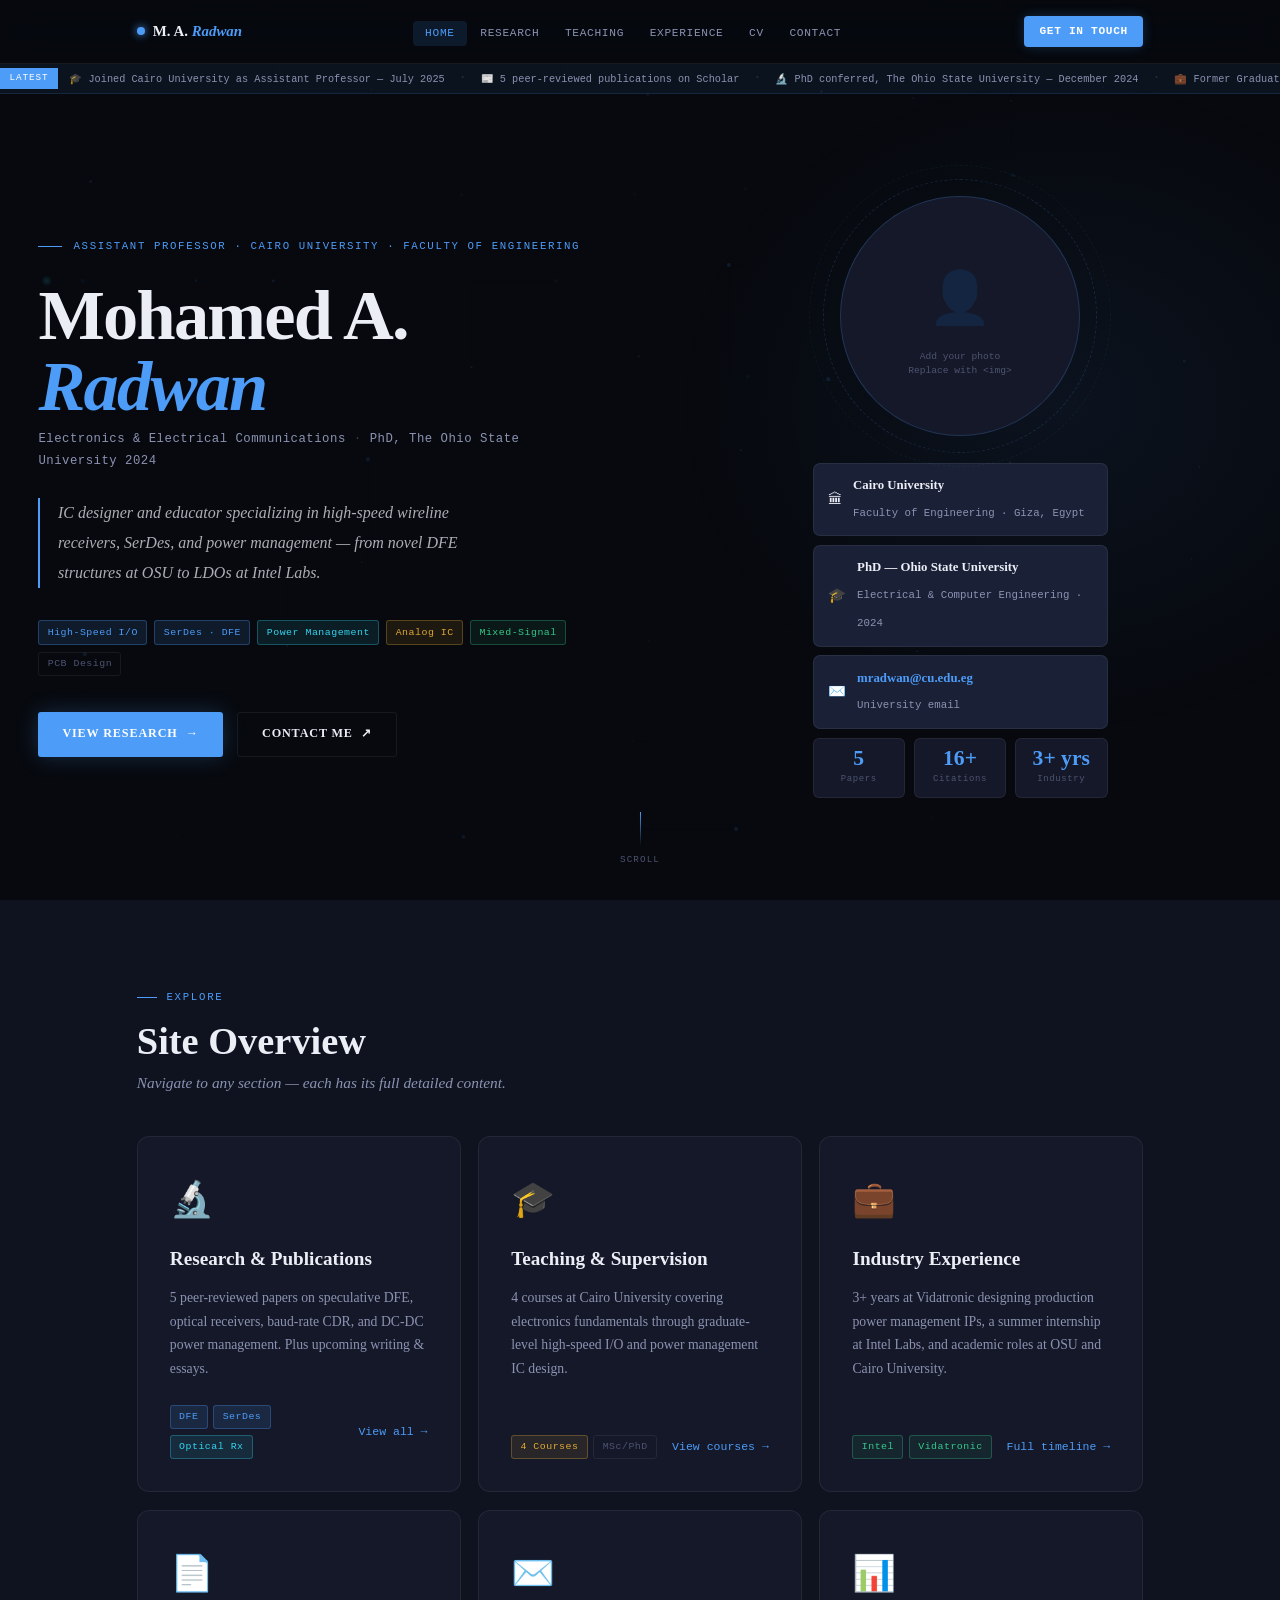
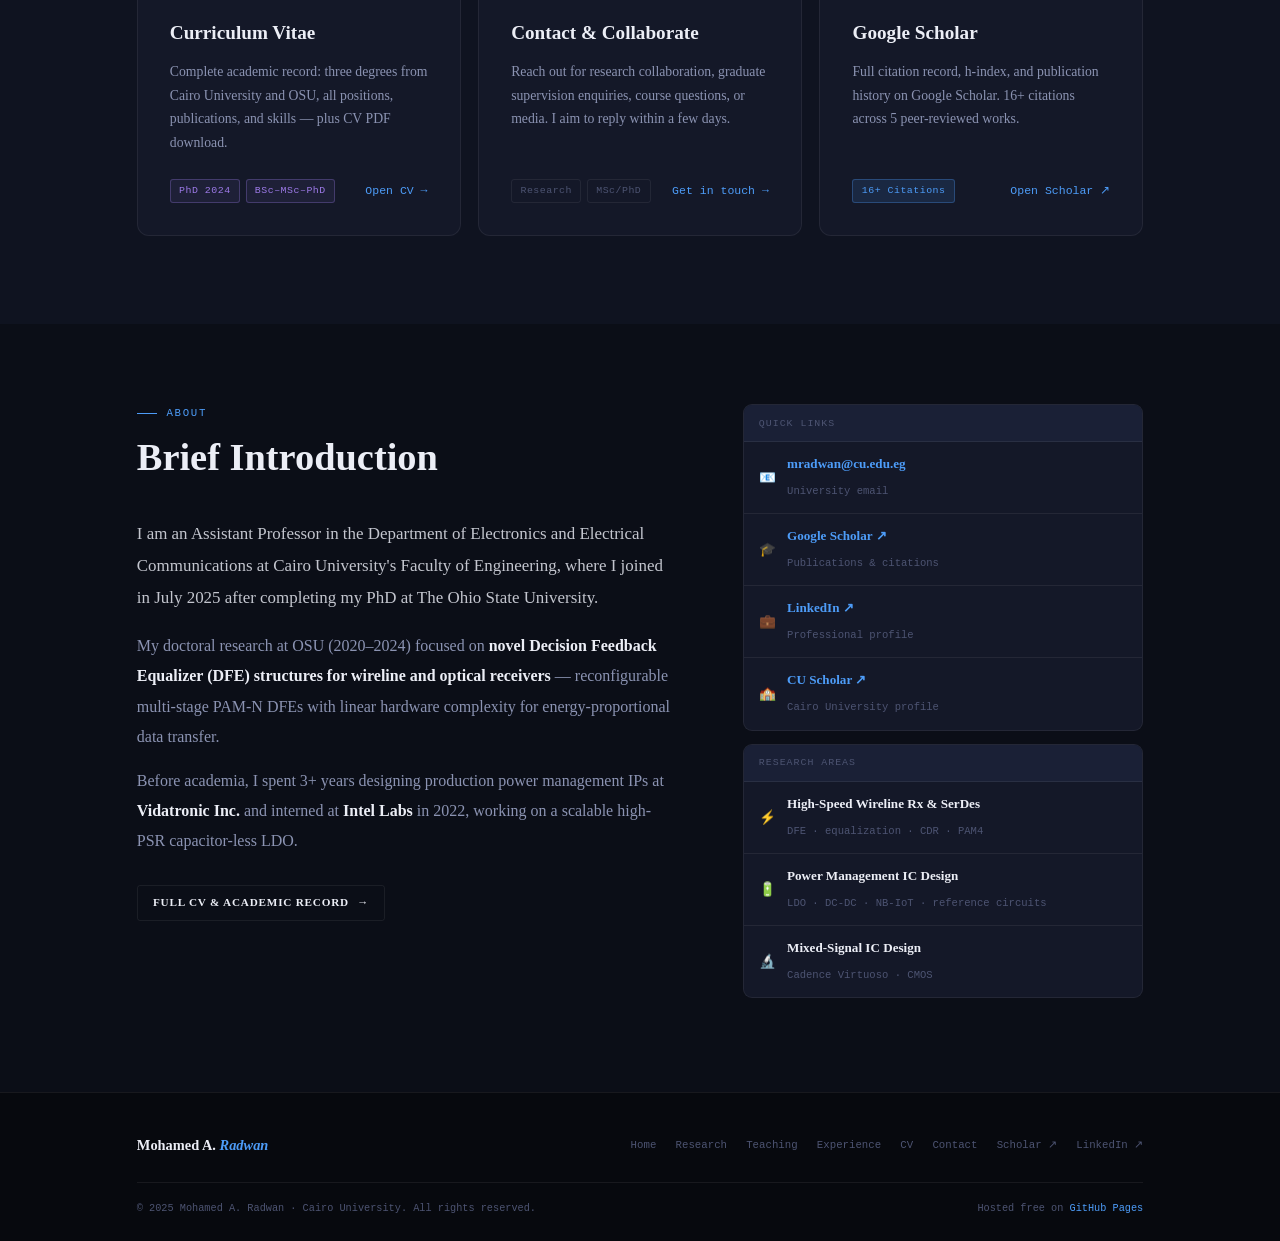
<file: index.html>
<!DOCTYPE html>
<html lang="en">
<head>
<meta charset="UTF-8"/>
<meta name="viewport" content="width=device-width,initial-scale=1.0"/>
<meta name="description" content="Mohamed A. Radwan — Assistant Professor, Cairo University. PhD OSU 2024."/>
<title>Home | Mohamed A. Radwan</title>
<style>
*,*::before,*::after{margin:0;padding:0;box-sizing:border-box}
html{scroll-behavior:smooth}
body{font-family:Georgia,'Times New Roman',serif;background:#07090e;color:#eceef6;line-height:1.76;overflow-x:hidden;font-size:16px}
::selection{background:rgba(77,156,248,.28)}
::-webkit-scrollbar{width:4px}::-webkit-scrollbar-track{background:#07090e}::-webkit-scrollbar-thumb{background:#1a2036;border-radius:2px}::-webkit-scrollbar-thumb:hover{background:#4d9cf8}
a{color:inherit;text-decoration:none}
img{display:block;max-width:100%}

:root{
  --void:#07090e;--deep:#0b0e17;--layer:#0f1320;--surf:#141828;--raise:#1a2036;--lift:#20273f;
  --ink:#eceef6;--ink2:#8b93b2;--ink3:#4d5472;
  --blue:#4d9cf8;--blue-a:rgba(77,156,248,.12);--blue-g:rgba(77,156,248,.24);
  --cyan:#35d4f0;--cyan-a:rgba(53,212,240,.1);
  --gold:#e0a835;--gold-a:rgba(224,168,53,.1);
  --green:#35c98a;--vio:#9d7ae8;--red:#e05858;
  --border:rgba(255,255,255,.065);--border-b:rgba(77,156,248,.22);--border-g:rgba(210,158,50,.25);
  --fd:Georgia,'Times New Roman',serif;--fm:'Courier New',Courier,monospace;
  --nav:64px;--max:1160px;--gx:6%;
  --ease:cubic-bezier(.22,1,.36,1);
}

/* Layout */
.wrap{max-width:var(--max);margin:0 auto;padding:0 var(--gx)}
.page-body{padding-top:calc(var(--nav) + 2rem)}

/* Canvas */
#bgc{position:fixed;inset:0;z-index:0;pointer-events:none;opacity:.2}

/* Typography */
h1,h2,h3,h4{font-family:var(--fd);line-height:1.1}
h2{font-size:clamp(1.8rem,3vw,2.6rem);font-weight:700}
h3{font-size:1.15rem;font-weight:700}
.eyebrow{font-family:var(--fm);font-size:.67rem;letter-spacing:.16em;text-transform:uppercase;color:var(--blue);display:flex;align-items:center;gap:.6rem;margin-bottom:.8rem}
.eyebrow::before{content:'';width:20px;height:1px;background:var(--blue);flex-shrink:0}
.sec-head{margin-bottom:2.5rem}
.sec-sub{font-size:.96rem;color:var(--ink2);margin-top:.45rem;font-style:italic}
.page-intro{font-size:1.06rem;line-height:1.88;color:rgba(236,238,246,.78);border-left:2px solid var(--blue);padding-left:1.1rem;font-style:italic;margin-bottom:3rem}

/* Tags */
.tag{display:inline-flex;align-items:center;font-family:var(--fm);font-size:.62rem;letter-spacing:.05em;padding:.16rem .52rem;border-radius:3px;border:1px solid var(--border);color:var(--ink3)}
.t-b{border-color:rgba(77,156,248,.3);color:var(--blue);background:var(--blue-a)}
.t-c{border-color:rgba(53,212,240,.3);color:var(--cyan);background:var(--cyan-a)}
.t-g{border-color:rgba(224,168,53,.3);color:var(--gold);background:var(--gold-a)}
.t-n{border-color:rgba(53,201,138,.3);color:var(--green);background:rgba(53,201,138,.08)}
.t-v{border-color:rgba(157,122,232,.3);color:var(--vio);background:rgba(157,122,232,.08)}

/* Buttons */
.btn{display:inline-flex;align-items:center;gap:.5rem;font-family:var(--fd);font-size:.76rem;font-weight:700;letter-spacing:.07em;text-transform:uppercase;padding:.68rem 1.5rem;border-radius:3px;cursor:pointer;border:none;transition:all .22s var(--ease)}
.btn .x{display:inline-block;transition:transform .2s}
.btn:hover .x{transform:translateX(3px)}
.btn-blue{background:var(--blue);color:#fff;box-shadow:0 0 22px var(--blue-g)}
.btn-blue:hover{background:#3a8de0;transform:translateY(-1px)}
.btn-out{background:transparent;color:var(--ink);border:1.5px solid var(--border)}
.btn-out:hover{border-color:var(--blue);color:var(--blue)}
.btn-sm{padding:.44rem .95rem;font-size:.7rem}

/* Navigation */
.nav{position:fixed;top:0;left:0;width:100%;height:var(--nav);z-index:1000;background:rgba(7,9,14,.82);backdrop-filter:blur(20px) saturate(160%);border-bottom:1px solid var(--border);transition:background .3s,box-shadow .3s}
.nav.scrolled{background:rgba(7,9,14,.97);box-shadow:0 4px 40px rgba(0,0,0,.5)}
.nav-inner{height:100%;display:flex;align-items:center;justify-content:space-between;max-width:var(--max);margin:0 auto;padding:0 var(--gx);gap:1rem}
.brand{display:flex;align-items:center;gap:.5rem;font-family:var(--fd);font-size:.93rem;font-weight:700;flex-shrink:0}
.brand-dot{width:8px;height:8px;border-radius:50%;background:var(--blue);box-shadow:0 0 8px var(--blue);animation:blink 2.8s ease-in-out infinite}
@keyframes blink{0%,100%{opacity:1;box-shadow:0 0 8px var(--blue)}50%{opacity:.4;box-shadow:0 0 18px var(--cyan)}}
.brand em{color:var(--blue);font-style:italic}
.nav-links{display:flex;align-items:center;list-style:none;gap:.1rem}
.nav-link{padding:.38rem .75rem;border-radius:4px;font-family:var(--fm);font-size:.7rem;letter-spacing:.06em;text-transform:uppercase;color:var(--ink2);transition:color .18s,background .18s;white-space:nowrap}
.nav-link:hover,.nav-link.active{color:var(--blue);background:var(--blue-a)}
.nav-end{display:flex;align-items:center;gap:.6rem;flex-shrink:0}
.nav-cta{font-family:var(--fm);font-size:.7rem;font-weight:700;letter-spacing:.06em;text-transform:uppercase;padding:.38rem .95rem;border-radius:4px;background:var(--blue);color:#fff;box-shadow:0 0 12px var(--blue-g);transition:background .2s,transform .2s}
.nav-cta:hover{background:#3a8de0;transform:translateY(-1px)}
.ham{display:none;flex-direction:column;gap:5px;cursor:pointer;padding:7px;background:none;border:none}
.ham span{display:block;width:22px;height:1.5px;background:var(--ink);border-radius:1px;transition:all .28s var(--ease)}
.ham.open span:nth-child(1){transform:rotate(45deg) translate(4.5px,4.5px)}
.ham.open span:nth-child(2){opacity:0;transform:scaleX(0)}
.ham.open span:nth-child(3){transform:rotate(-45deg) translate(4.5px,-4.5px)}
.mob-nav{position:fixed;inset:0;top:var(--nav);background:rgba(7,9,14,.98);backdrop-filter:blur(20px);z-index:999;padding:2.2rem var(--gx);transform:translateX(100%);transition:transform .38s var(--ease);overflow-y:auto}
.mob-nav.open{transform:translateX(0)}
.mob-link{display:block;font-family:var(--fd);font-size:1.4rem;font-weight:700;color:var(--ink);padding:.75rem 0;border-bottom:1px solid var(--border);transition:color .18s}
.mob-link:hover,.mob-link.active{color:var(--blue)}

/* Page header (for sub-pages) */
.page-header{background:var(--void);padding:5rem 0 4rem;border-bottom:1px solid var(--border);position:relative;overflow:hidden}
.page-header::before{content:'';position:absolute;right:-10%;top:-20%;width:60vw;height:80vh;background:radial-gradient(ellipse at 60% 40%,rgba(77,156,248,.06),transparent 65%);pointer-events:none}
.page-header h1{font-size:clamp(2.2rem,4vw,3.8rem);font-weight:800;letter-spacing:-.02em;margin-bottom:.5rem}
.page-header h1 em{color:var(--blue);font-style:italic}
.page-header .sub{font-size:1rem;color:var(--ink2);font-style:italic;margin-top:.5rem}
.breadcrumb{display:flex;align-items:center;gap:.5rem;font-family:var(--fm);font-size:.67rem;color:var(--ink3);margin-bottom:1.5rem}
.breadcrumb a{color:var(--blue);transition:opacity .18s}
.breadcrumb a:hover{opacity:.75}
.breadcrumb .sep{opacity:.4}

/* Footer */
footer{background:var(--void);border-top:1px solid var(--border);padding:2.5rem 0 1.5rem;position:relative;z-index:1}
.footer-inner{max-width:var(--max);margin:0 auto;padding:0 var(--gx);display:flex;justify-content:space-between;align-items:center;flex-wrap:wrap;gap:1rem}
.footer-brand{font-family:var(--fd);font-size:.9rem;font-weight:700}
.footer-brand em{color:var(--blue);font-style:italic}
.footer-links{display:flex;gap:1.2rem;flex-wrap:wrap}
.footer-links a{font-family:var(--fm);font-size:.67rem;color:var(--ink3);transition:color .18s}
.footer-links a:hover{color:var(--blue)}
.footer-copy{width:100%;font-family:var(--fm);font-size:.64rem;color:var(--ink3);border-top:1px solid var(--border);padding-top:1rem;margin-top:.5rem;display:flex;justify-content:space-between;flex-wrap:wrap;gap:.5rem}
.footer-copy a{color:var(--blue)}

/* Shared card styles */
.card{background:var(--surf);border:1px solid var(--border);border-radius:9px;transition:border-color .22s,transform .22s}
.card:hover{border-color:var(--border-b)}

/* Animations */
@keyframes fadeUp{from{opacity:0;transform:translateY(20px)}to{opacity:1;transform:none}}
.rv{animation:fadeUp .65s var(--ease) both}
.d1{animation-delay:.08s}.d2{animation-delay:.16s}.d3{animation-delay:.24s}.d4{animation-delay:.32s}.d5{animation-delay:.4s}

/* Back to top */
.btt{position:fixed;bottom:1.8rem;right:1.8rem;width:40px;height:40px;border-radius:50%;background:var(--blue);color:#fff;border:none;font-size:1rem;cursor:pointer;z-index:500;display:flex;align-items:center;justify-content:center;box-shadow:0 4px 18px var(--blue-g);opacity:0;transform:translateY(8px);transition:opacity .3s,transform .3s;pointer-events:none}
.btt.show{opacity:1;transform:none;pointer-events:all}
.btt:hover{background:#3a8de0;transform:translateY(-2px)!important}

@media(max-width:768px){
  .nav-links,.nav-end{display:none}
  .ham{display:flex}
  h2{font-size:1.75rem}
}

/* Hero */
#hero{min-height:100vh;padding-top:var(--nav);display:grid;grid-template-columns:1fr 1fr;align-items:center;background:var(--void);overflow:hidden}
#hero::before{content:'';position:absolute;right:-5%;top:5%;width:55vw;height:80vh;background:radial-gradient(ellipse at 60% 50%,rgba(77,156,248,.07),transparent 65%);pointer-events:none;z-index:0}
.hero-l{padding:5% var(--gx);position:relative;z-index:2;display:flex;flex-direction:column;justify-content:center}
.hero-kicker{font-family:var(--fm);font-size:.67rem;letter-spacing:.15em;text-transform:uppercase;color:var(--blue);display:flex;align-items:center;gap:.7rem;margin-bottom:1.5rem}
.hero-kicker::before{content:'';width:24px;height:1px;background:var(--blue)}
.hero-name{font-size:clamp(2.8rem,5.5vw,5.5rem);font-weight:800;letter-spacing:-.025em;line-height:1;margin-bottom:.5rem}
.n1{display:block;color:var(--ink)}
.n2{display:block;color:var(--blue);font-style:italic}
.hero-dept{font-family:var(--fm);font-size:.77rem;color:var(--ink2);letter-spacing:.04em;margin-bottom:1.6rem}
.hero-dept .sep{opacity:.35;margin:0 .5rem}
.hero-bio{font-size:1rem;line-height:1.88;color:rgba(236,238,246,.72);max-width:460px;margin-bottom:2rem;border-left:2px solid var(--blue);padding-left:1.1rem;font-style:italic}
.hero-chips{display:flex;flex-wrap:wrap;gap:.45rem;margin-bottom:2.2rem}
.hero-btns{display:flex;gap:.9rem;flex-wrap:wrap}

/* Hero right */
.hero-r{position:relative;z-index:2;display:flex;align-items:center;justify-content:center;padding:3rem 2rem}
.profile-shell{position:relative;width:295px}
.profile-wrap{width:240px;height:240px;position:relative;margin:0 auto 1.7rem}
.profile-circle{width:100%;height:100%;border-radius:50%;background:var(--surf);border:1.5px solid var(--border-b);overflow:hidden;display:flex;align-items:center;justify-content:center;position:relative;z-index:2}
.profile-circle img{width:100%;height:100%;object-fit:cover}
.ph-inner{display:flex;flex-direction:column;align-items:center;text-align:center;gap:.45rem;padding:1.4rem}
.ph-icon{font-size:3.2rem;opacity:.15}
.ph-inner p{font-size:.6rem;color:var(--ink3);font-family:var(--fm);line-height:1.5}
.ring{position:absolute;border-radius:50%;top:50%;left:50%;transform:translate(-50%,-50%);border:1px dashed}
.ring-1{width:calc(100% + 34px);height:calc(100% + 34px);border-color:rgba(77,156,248,.18);animation:scw 22s linear infinite}
.ring-2{width:calc(100% + 62px);height:calc(100% + 62px);border-color:rgba(53,212,240,.07);animation:scc 34s linear infinite}
@keyframes scw{to{transform:translate(-50%,-50%) rotate(360deg)}}
@keyframes scc{to{transform:translate(-50%,-50%) rotate(-360deg)}}
.orb{position:absolute;width:8px;height:8px;border-radius:50%;top:50%;left:50%}
.o1{background:var(--blue);box-shadow:0 0 10px var(--blue);animation:orb1 7s linear infinite}
.o2{background:var(--cyan);box-shadow:0 0 10px var(--cyan);animation:orb1 7s linear infinite reverse;animation-delay:-3.5s}
@keyframes orb1{from{transform:translate(-50%,-50%) rotate(0deg) translateX(138px) rotate(0deg)}to{transform:translate(-50%,-50%) rotate(360deg) translateX(138px) rotate(-360deg)}}
.ic-row{display:flex;flex-direction:column;gap:.55rem}
.ic-card{background:var(--raise);border:1px solid var(--border);border-radius:7px;padding:.65rem .9rem;display:flex;align-items:center;gap:.7rem;transition:border-color .2s}
.ic-card:hover{border-color:var(--blue)}
.ic-ico{font-size:.9rem;flex-shrink:0}
.ic-body strong{display:block;font-family:var(--fd);font-size:.8rem;font-weight:600}
.ic-body span{font-size:.67rem;color:var(--ink2);font-family:var(--fm)}
.ic-body a{color:var(--blue)}
.ic-body a:hover{text-decoration:underline}
.stat-row{display:flex;gap:.55rem;margin-top:.55rem}
.stat-box{flex:1;background:var(--surf);border:1px solid var(--border);border-radius:6px;padding:.58rem .4rem;text-align:center;transition:border-color .2s,box-shadow .2s}
.stat-box:hover{border-color:var(--blue);box-shadow:0 0 14px var(--blue-g)}
.stat-n{font-family:var(--fd);font-size:1.35rem;font-weight:800;color:var(--blue);line-height:1}
.stat-l{font-family:var(--fm);font-size:.56rem;color:var(--ink3);letter-spacing:.07em;margin-top:.18rem}
.scroll-cue{position:absolute;bottom:2rem;left:50%;transform:translateX(-50%);display:flex;flex-direction:column;align-items:center;gap:.38rem;color:var(--ink3);font-family:var(--fm);font-size:.58rem;letter-spacing:.12em;text-transform:uppercase;z-index:2}
.scroll-line{width:1px;height:34px;background:linear-gradient(var(--blue),transparent);animation:sdrop 2.2s ease-in-out infinite}
@keyframes sdrop{0%,100%{transform:scaleY(1);opacity:1}50%{transform:scaleY(.35);opacity:.2}}

/* Dashboard section cards */
#dashboard{background:var(--layer);padding:5.5rem 0}
.dash-grid{display:grid;grid-template-columns:repeat(3,1fr);gap:1.1rem}
.dash-card{background:var(--surf);border:1px solid var(--border);border-radius:12px;padding:2rem;display:flex;flex-direction:column;gap:1rem;position:relative;overflow:hidden;transition:border-color .25s,transform .28s,box-shadow .25s;text-decoration:none;color:var(--ink)}
.dash-card::before{content:'';position:absolute;top:0;left:0;right:0;height:3px;transform:scaleX(0);transform-origin:left;transition:transform .38s var(--ease)}
.dash-card:hover{border-color:var(--border-b);transform:translateY(-5px);box-shadow:0 16px 48px rgba(0,0,0,.35)}
.dash-card:hover::before{transform:scaleX(1)}
.dc-blue::before{background:linear-gradient(90deg,var(--blue),var(--cyan))}
.dc-gold::before{background:linear-gradient(90deg,var(--gold),#f0b84a)}
.dc-green::before{background:linear-gradient(90deg,var(--green),#5ee8b0)}
.dc-vio::before{background:linear-gradient(90deg,var(--vio),#c4a0f8)}
.dc-red::before{background:linear-gradient(90deg,var(--red),#f07070)}
.dash-icon{font-size:2.2rem;display:block}
.dash-title{font-family:var(--fd);font-size:1.2rem;font-weight:700;line-height:1.2}
.dash-desc{font-size:.86rem;color:var(--ink2);line-height:1.72;flex:1}
.dash-meta{display:flex;align-items:center;justify-content:space-between;margin-top:.5rem}
.dash-tags{display:flex;flex-wrap:wrap;gap:.35rem}
.dash-arrow{font-family:var(--fm);font-size:.72rem;color:var(--blue);white-space:nowrap;transition:transform .2s}
.dash-card:hover .dash-arrow{transform:translateX(4px)}

/* About strip */
#about-strip{background:var(--deep);padding:5rem 0}
.about-2col{display:grid;grid-template-columns:1.15fr .85fr;gap:4rem;align-items:start}
.about-lead-text{font-size:1.06rem;line-height:1.88;color:rgba(236,238,246,.82);margin-bottom:1.1rem}
.about-body p{color:var(--ink2);line-height:1.88;margin-bottom:.9rem}
.about-body strong{color:var(--ink)}
.detail-card{background:var(--surf);border:1px solid var(--border);border-radius:9px;overflow:hidden;margin-bottom:.85rem}
.dc-head{background:var(--raise);padding:.58rem .95rem;font-family:var(--fm);font-size:.62rem;letter-spacing:.1em;text-transform:uppercase;color:var(--ink3);border-bottom:1px solid var(--border)}
.dc-row{display:flex;align-items:center;gap:.7rem;padding:.62rem .95rem;border-bottom:1px solid var(--border)}
.dc-row:last-child{border-bottom:none}
.dc-ico{font-size:.85rem;flex-shrink:0}
.dc-txt strong{display:block;color:var(--ink);font-family:var(--fd);font-size:.82rem;font-weight:600}
.dc-txt small{color:var(--ink3);font-family:var(--fm);font-size:.66rem}
.dc-txt a{color:var(--blue)}.dc-txt a:hover{text-decoration:underline}

/* News ticker */
.news-bar{position:fixed;top:var(--nav);left:0;width:100%;z-index:990;background:rgba(77,156,248,.07);border-bottom:1px solid rgba(77,156,248,.15);height:30px;display:flex;align-items:center;overflow:hidden}
.news-label{font-family:var(--fm);font-size:.58rem;letter-spacing:.1em;text-transform:uppercase;background:var(--blue);color:#fff;padding:.16rem .6rem;flex-shrink:0;margin-right:.7rem}
.news-track{display:flex;align-items:center;gap:1rem;white-space:nowrap;animation:ticker 30s linear infinite}
.news-item{font-family:var(--fm);font-size:.64rem;color:var(--ink2)}
.news-sep{color:var(--ink3);opacity:.4}
@keyframes ticker{0%{transform:translateX(0)}100%{transform:translateX(-50%)}}
#hero{padding-top:calc(var(--nav) + 30px)}

@media(max-width:1024px){#hero{grid-template-columns:1fr}.hero-r{display:none}.dash-grid{grid-template-columns:1fr 1fr}.about-2col{grid-template-columns:1fr;gap:2.5rem}}
@media(max-width:640px){.dash-grid{grid-template-columns:1fr}.hero-btns{flex-direction:column}.hero-name{font-size:clamp(2.4rem,8vw,3.5rem)}}
</style>
</head>
<body>
<canvas id="bgc" aria-hidden="true"></canvas>

<nav class="nav" id="mainNav">
  <div class="nav-inner">
    <a href="index.html" class="brand"><span class="brand-dot"></span><span>M. A. <em>Radwan</em></span></a>
    <ul class="nav-links">
      <li><a class="nav-link active" href="index.html">Home</a></li>
      <li><a class="nav-link " href="research.html">Research</a></li>
      <li><a class="nav-link " href="teaching.html">Teaching</a></li>
      <li><a class="nav-link " href="experience.html">Experience</a></li>
      <li><a class="nav-link " href="cv.html">CV</a></li>
      <li><a class="nav-link " href="contact.html">Contact</a></li>
    </ul>
    <div class="nav-end">
      <a href="contact.html" class="nav-cta">Get in Touch</a>
    </div>
    <button class="ham" id="hamBtn" aria-label="Menu"><span></span><span></span><span></span></button>
  </div>
</nav>
<div class="mob-nav" id="mobNav">
  <a class="mob-link active" href="index.html">Home</a>
  <a class="mob-link " href="research.html">Research</a>
  <a class="mob-link " href="teaching.html">Teaching</a>
  <a class="mob-link " href="experience.html">Experience</a>
  <a class="mob-link " href="cv.html">CV</a>
  <a class="mob-link " href="contact.html">Contact</a>
</div>

<!-- NEWS TICKER -->
<div class="news-bar">
  <span class="news-label">Latest</span>
  <div class="news-track">
    <span class="news-item">🎓 Joined Cairo University as Assistant Professor — July 2025</span>
    <span class="news-sep">·</span>
    <span class="news-item">📰 5 peer-reviewed publications on Scholar</span>
    <span class="news-sep">·</span>
    <span class="news-item">🔬 PhD conferred, The Ohio State University — December 2024</span>
    <span class="news-sep">·</span>
    <span class="news-item">💼 Former Graduate Intern at Intel Labs, Hillsboro, Oregon</span>
    <span class="news-sep">·</span>
    <span class="news-item">🎓 Joined Cairo University as Assistant Professor — July 2025</span>
    <span class="news-sep">·</span>
    <span class="news-item">📰 5 peer-reviewed publications on Scholar</span>
    <span class="news-sep">·</span>
    <span class="news-item">🔬 PhD conferred, The Ohio State University — December 2024</span>
    <span class="news-sep">·</span>
    <span class="news-item">💼 Former Graduate Intern at Intel Labs, Hillsboro, Oregon</span>
    <span class="news-sep">·</span>
  </div>
</div>

<!-- HERO -->
<section id="hero">
  <div class="hero-l wrap">
    <div class="hero-kicker">Assistant Professor · Cairo University · Faculty of Engineering</div>
    <h1 class="hero-name"><span class="n1">Mohamed A.</span><span class="n2">Radwan</span></h1>
    <p class="hero-dept">Electronics &amp; Electrical Communications<span class="sep">·</span>PhD, The Ohio State University 2024</p>
    <p class="hero-bio">IC designer and educator specializing in high-speed wireline receivers, SerDes, and power management — from novel DFE structures at OSU to LDOs at Intel Labs.</p>
    <div class="hero-chips">
      <span class="tag t-b">High-Speed I/O</span><span class="tag t-b">SerDes · DFE</span>
      <span class="tag t-c">Power Management</span><span class="tag t-g">Analog IC</span>
      <span class="tag t-n">Mixed-Signal</span><span class="tag">PCB Design</span>
    </div>
    <div class="hero-btns">
      <a href="research.html" class="btn btn-blue">View Research <span class="x">→</span></a>
      <a href="contact.html" class="btn btn-out">Contact Me <span class="x">↗</span></a>
    </div>
  </div>
  <div class="hero-r">
    <div class="profile-shell">
      <div class="profile-wrap">
        <div class="ring ring-1"></div><div class="ring ring-2"></div>
        <div class="profile-circle">
          <!-- Replace with: <img src="photo.jpg" alt="Mohamed A. Radwan"/> -->
          <div class="ph-inner"><div class="ph-icon">👤</div><p>Add your photo<br>Replace with &lt;img&gt;</p></div>
        </div>
        <div class="orb o1"></div><div class="orb o2"></div>
      </div>
      <div class="ic-row">
        <div class="ic-card"><div class="ic-ico">🏛</div><div class="ic-body"><strong>Cairo University</strong><span>Faculty of Engineering · Giza, Egypt</span></div></div>
        <div class="ic-card"><div class="ic-ico">🎓</div><div class="ic-body"><strong>PhD — Ohio State University</strong><span>Electrical &amp; Computer Engineering · 2024</span></div></div>
        <div class="ic-card"><div class="ic-ico">✉️</div><div class="ic-body"><strong><a href="mailto:mradwan@cu.edu.eg">mradwan@cu.edu.eg</a></strong><span>University email</span></div></div>
      </div>
      <div class="stat-row">
        <div class="stat-box"><div class="stat-n" data-count="5">0</div><div class="stat-l">Papers</div></div>
        <div class="stat-box"><div class="stat-n" data-count="16" data-suf="+">0</div><div class="stat-l">Citations</div></div>
        <div class="stat-box"><div class="stat-n" data-count="3" data-suf="+ yrs">0</div><div class="stat-l">Industry</div></div>
      </div>
    </div>
  </div>
  <div class="scroll-cue"><div class="scroll-line"></div><span>Scroll</span></div>
</section>

<!-- DASHBOARD NAV CARDS -->
<section id="dashboard">
  <div class="wrap">
    <div class="sec-head rv">
      <div class="eyebrow">Explore</div>
      <h2>Site <strong>Overview</strong></h2>
      <p class="sec-sub">Navigate to any section — each has its full detailed content.</p>
    </div>
    <div class="dash-grid">
      <a href="research.html" class="dash-card dc-blue rv">
        <span class="dash-icon">🔬</span>
        <div class="dash-title">Research &amp; Publications</div>
        <p class="dash-desc">5 peer-reviewed papers on speculative DFE, optical receivers, baud-rate CDR, and DC-DC power management. Plus upcoming writing &amp; essays.</p>
        <div class="dash-meta">
          <div class="dash-tags"><span class="tag t-b">DFE</span><span class="tag t-b">SerDes</span><span class="tag t-c">Optical Rx</span></div>
          <span class="dash-arrow">View all →</span>
        </div>
      </a>
      <a href="teaching.html" class="dash-card dc-gold rv d1">
        <span class="dash-icon">🎓</span>
        <div class="dash-title">Teaching &amp; Supervision</div>
        <p class="dash-desc">4 courses at Cairo University covering electronics fundamentals through graduate-level high-speed I/O and power management IC design.</p>
        <div class="dash-meta">
          <div class="dash-tags"><span class="tag t-g">4 Courses</span><span class="tag">MSc/PhD</span></div>
          <span class="dash-arrow">View courses →</span>
        </div>
      </a>
      <a href="experience.html" class="dash-card dc-green rv d2">
        <span class="dash-icon">💼</span>
        <div class="dash-title">Industry Experience</div>
        <p class="dash-desc">3+ years at Vidatronic designing production power management IPs, a summer internship at Intel Labs, and academic roles at OSU and Cairo University.</p>
        <div class="dash-meta">
          <div class="dash-tags"><span class="tag t-n">Intel</span><span class="tag t-n">Vidatronic</span></div>
          <span class="dash-arrow">Full timeline →</span>
        </div>
      </a>
      <a href="cv.html" class="dash-card dc-vio rv d3">
        <span class="dash-icon">📄</span>
        <div class="dash-title">Curriculum Vitae</div>
        <p class="dash-desc">Complete academic record: three degrees from Cairo University and OSU, all positions, publications, and skills — plus CV PDF download.</p>
        <div class="dash-meta">
          <div class="dash-tags"><span class="tag t-v">PhD 2024</span><span class="tag t-v">BSc–MSc–PhD</span></div>
          <span class="dash-arrow">Open CV →</span>
        </div>
      </a>
      <a href="contact.html" class="dash-card dc-red rv d4">
        <span class="dash-icon">✉️</span>
        <div class="dash-title">Contact &amp; Collaborate</div>
        <p class="dash-desc">Reach out for research collaboration, graduate supervision enquiries, course questions, or media. I aim to reply within a few days.</p>
        <div class="dash-meta">
          <div class="dash-tags"><span class="tag">Research</span><span class="tag">MSc/PhD</span></div>
          <span class="dash-arrow">Get in touch →</span>
        </div>
      </a>
      <a href="https://scholar.google.com/citations?user=4_8PPb0AAAAJ&hl=en" target="_blank" class="dash-card dc-blue rv d5">
        <span class="dash-icon">📊</span>
        <div class="dash-title">Google Scholar</div>
        <p class="dash-desc">Full citation record, h-index, and publication history on Google Scholar. 16+ citations across 5 peer-reviewed works.</p>
        <div class="dash-meta">
          <div class="dash-tags"><span class="tag t-b">16+ Citations</span></div>
          <span class="dash-arrow">Open Scholar ↗</span>
        </div>
      </a>
    </div>
  </div>
</section>

<!-- ABOUT STRIP -->
<section id="about-strip">
  <div class="wrap">
    <div class="about-2col">
      <div class="rv">
        <div class="sec-head">
          <div class="eyebrow">About</div>
          <h2>Brief <strong>Introduction</strong></h2>
        </div>
        <p class="about-lead-text">I am an Assistant Professor in the Department of Electronics and Electrical Communications at Cairo University's Faculty of Engineering, where I joined in July 2025 after completing my PhD at The Ohio State University.</p>
        <div class="about-body">
          <p>My doctoral research at OSU (2020–2024) focused on <strong>novel Decision Feedback Equalizer (DFE) structures for wireline and optical receivers</strong> — reconfigurable multi-stage PAM-N DFEs with linear hardware complexity for energy-proportional data transfer.</p>
          <p>Before academia, I spent 3+ years designing production power management IPs at <strong>Vidatronic Inc.</strong> and interned at <strong>Intel Labs</strong> in 2022, working on a scalable high-PSR capacitor-less LDO.</p>
        </div>
        <div style="margin-top:1.8rem"><a href="cv.html" class="btn btn-out btn-sm">Full CV &amp; Academic Record <span class="x">→</span></a></div>
      </div>
      <div class="rv d1">
        <div class="detail-card">
          <div class="dc-head">Quick Links</div>
          <div class="dc-row"><div class="dc-ico">📧</div><div class="dc-txt"><strong><a href="mailto:mradwan@cu.edu.eg">mradwan@cu.edu.eg</a></strong><small>University email</small></div></div>
          <div class="dc-row"><div class="dc-ico">🎓</div><div class="dc-txt"><strong><a href="https://scholar.google.com/citations?user=4_8PPb0AAAAJ&hl=en" target="_blank">Google Scholar ↗</a></strong><small>Publications &amp; citations</small></div></div>
          <div class="dc-row"><div class="dc-ico">💼</div><div class="dc-txt"><strong><a href="https://www.linkedin.com/in/mohamed-a-radwan-8b4334270" target="_blank">LinkedIn ↗</a></strong><small>Professional profile</small></div></div>
          <div class="dc-row"><div class="dc-ico">🏫</div><div class="dc-txt"><strong><a href="https://scholar.cu.edu.eg/?q=mradwan" target="_blank">CU Scholar ↗</a></strong><small>Cairo University profile</small></div></div>
        </div>
        <div class="detail-card">
          <div class="dc-head">Research Areas</div>
          <div class="dc-row"><div class="dc-ico">⚡</div><div class="dc-txt"><strong>High-Speed Wireline Rx &amp; SerDes</strong><small>DFE · equalization · CDR · PAM4</small></div></div>
          <div class="dc-row"><div class="dc-ico">🔋</div><div class="dc-txt"><strong>Power Management IC Design</strong><small>LDO · DC-DC · NB-IoT · reference circuits</small></div></div>
          <div class="dc-row"><div class="dc-ico">🔬</div><div class="dc-txt"><strong>Mixed-Signal IC Design</strong><small>Cadence Virtuoso · CMOS</small></div></div>
        </div>
      </div>
    </div>
  </div>
</section>


<footer>
  <div class="footer-inner">
    <div class="footer-brand">Mohamed A. <em>Radwan</em></div>
    <div class="footer-links">
      <a href="index.html">Home</a>
      <a href="research.html">Research</a>
      <a href="teaching.html">Teaching</a>
      <a href="experience.html">Experience</a>
      <a href="cv.html">CV</a>
      <a href="contact.html">Contact</a>
      <a href="https://scholar.google.com/citations?user=4_8PPb0AAAAJ&hl=en" target="_blank">Scholar ↗</a>
      <a href="https://www.linkedin.com/in/mohamed-a-radwan-8b4334270" target="_blank">LinkedIn ↗</a>
    </div>
    <div class="footer-copy">
      <span>© 2025 Mohamed A. Radwan · Cairo University. All rights reserved.</span>
      <span>Hosted free on <a href="https://pages.github.com" target="_blank">GitHub Pages</a></span>
    </div>
  </div>
</footer>
<button class="btt" id="btt" onclick="window.scrollTo({top:0,behavior:'smooth'})">↑</button>
<script>
(function(){
  /* Canvas */
  var cv=document.getElementById('bgc');
  if(cv){
    var ctx=cv.getContext('2d'),W,H,nodes=[],edges=[];
    function resize(){W=cv.width=window.innerWidth;H=cv.height=window.innerHeight;build()}
    function build(){
      nodes=[];edges=[];
      var c=Math.floor(W/92)+1,r=Math.floor(H/92)+1;
      for(var i=0;i<c;i++)for(var j=0;j<r;j++)
        if(Math.random()>.54)nodes.push({x:i*92+(Math.random()-.5)*24,y:j*92+(Math.random()-.5)*24,r:Math.random()*1.6+.6,ph:Math.random()*6.28,sp:.01+Math.random()*.014});
      for(var a=0;a<nodes.length;a++){
        var nr=[];
        for(var b=0;b<nodes.length;b++){if(a===b)continue;var d=Math.hypot(nodes[b].x-nodes[a].x,nodes[b].y-nodes[a].y);if(d<150)nr.push({j:b,d:d})}
        nr.sort(function(x,y){return x.d-y.d}).slice(0,2).forEach(function(n){
          var k=[a,n.j].sort().join('-');if(!edges.find(function(e){return e.k===k}))edges.push({k:k,a:a,b:n.j});
        });
      }
    }
    var t=0;
    function draw(){
      ctx.clearRect(0,0,W,H);t+=.007;
      edges.forEach(function(e){var na=nodes[e.a],nb=nodes[e.b];if(!na||!nb)return;var d=Math.hypot(nb.x-na.x,nb.y-na.y),al=Math.max(0,(150-d)/150)*.3;ctx.beginPath();ctx.moveTo(na.x,na.y);ctx.lineTo(na.x,nb.y);ctx.lineTo(nb.x,nb.y);ctx.strokeStyle='rgba(77,156,248,'+al+')';ctx.lineWidth=.5;ctx.stroke()});
      nodes.forEach(function(n){n.ph+=n.sp;var g=.5+.5*Math.sin(n.ph);ctx.beginPath();ctx.arc(n.x,n.y,n.r,0,6.28);ctx.fillStyle='rgba(77,156,248,'+(0.18+g*.45)+')';ctx.fill()});
      if(edges.length){var ei=Math.floor(t*.4*13)%edges.length,e=edges[ei];if(e){var na=nodes[e.a],nb=nodes[e.b];if(na&&nb){var p=(t*.4*13)%1,px=na.x+(nb.x-na.x)*p,py=na.y+(nb.y-na.y)*p,gr=ctx.createRadialGradient(px,py,0,px,py,6);gr.addColorStop(0,'rgba(53,212,240,.75)');gr.addColorStop(1,'rgba(53,212,240,0)');ctx.beginPath();ctx.arc(px,py,5,0,6.28);ctx.fillStyle=gr;ctx.fill()}}}
      requestAnimationFrame(draw);
    }
    window.addEventListener('resize',resize,{passive:true});resize();draw();
  }

  /* Nav */
  var nav=document.getElementById('mainNav');
  if(nav){window.addEventListener('scroll',function(){nav.classList.toggle('scrolled',scrollY>50)},{passive:true});}

  /* Hamburger */
  var ham=document.getElementById('hamBtn'),mob=document.getElementById('mobNav');
  if(ham&&mob){
    ham.addEventListener('click',function(){var op=ham.classList.toggle('open');mob.classList.toggle('open',op);document.body.style.overflow=op?'hidden':''});
    mob.querySelectorAll('a').forEach(function(a){a.addEventListener('click',function(){ham.classList.remove('open');mob.classList.remove('open');document.body.style.overflow=''})});
  }

  /* Counters */
  document.querySelectorAll('[data-count]').forEach(function(el){
    var ob=new IntersectionObserver(function(en){
      if(!en[0].isIntersecting)return;
      var tgt=parseInt(el.dataset.count),suf=el.dataset.suf||'',v=0,step=Math.max(1,Math.ceil(tgt/40));
      var iv=setInterval(function(){v=Math.min(v+step,tgt);el.textContent=v+suf;if(v>=tgt)clearInterval(iv)},28);
      ob.disconnect();
    },{threshold:.6});
    ob.observe(el);
  });

  /* Back to top */
  var btt=document.getElementById('btt');
  if(btt){window.addEventListener('scroll',function(){btt.classList.toggle('show',scrollY>400)},{passive:true});}

  /* Smooth scroll */
  document.querySelectorAll('a[href^="#"]').forEach(function(a){
    a.addEventListener('click',function(e){
      var id=a.getAttribute('href').slice(1),tgt=document.getElementById(id);
      if(!tgt)return;e.preventDefault();
      window.scrollTo({top:tgt.offsetTop-(parseInt(getComputedStyle(document.documentElement).getPropertyValue('--nav'))||64)+8,behavior:'smooth'});
    });
  });

  /* Contact form */
  var frm=document.getElementById('cform'),sbtn=document.getElementById('sendBtn');
  if(frm)frm.addEventListener('submit',function(e){e.preventDefault();var o=sbtn.innerHTML;sbtn.innerHTML='Sent ✓';sbtn.style.background='#2a9e6a';sbtn.disabled=true;setTimeout(function(){sbtn.innerHTML=o;sbtn.style.background='';sbtn.disabled=false;frm.reset()},4000)});
})();
</script>
</body>
</html>
</file>
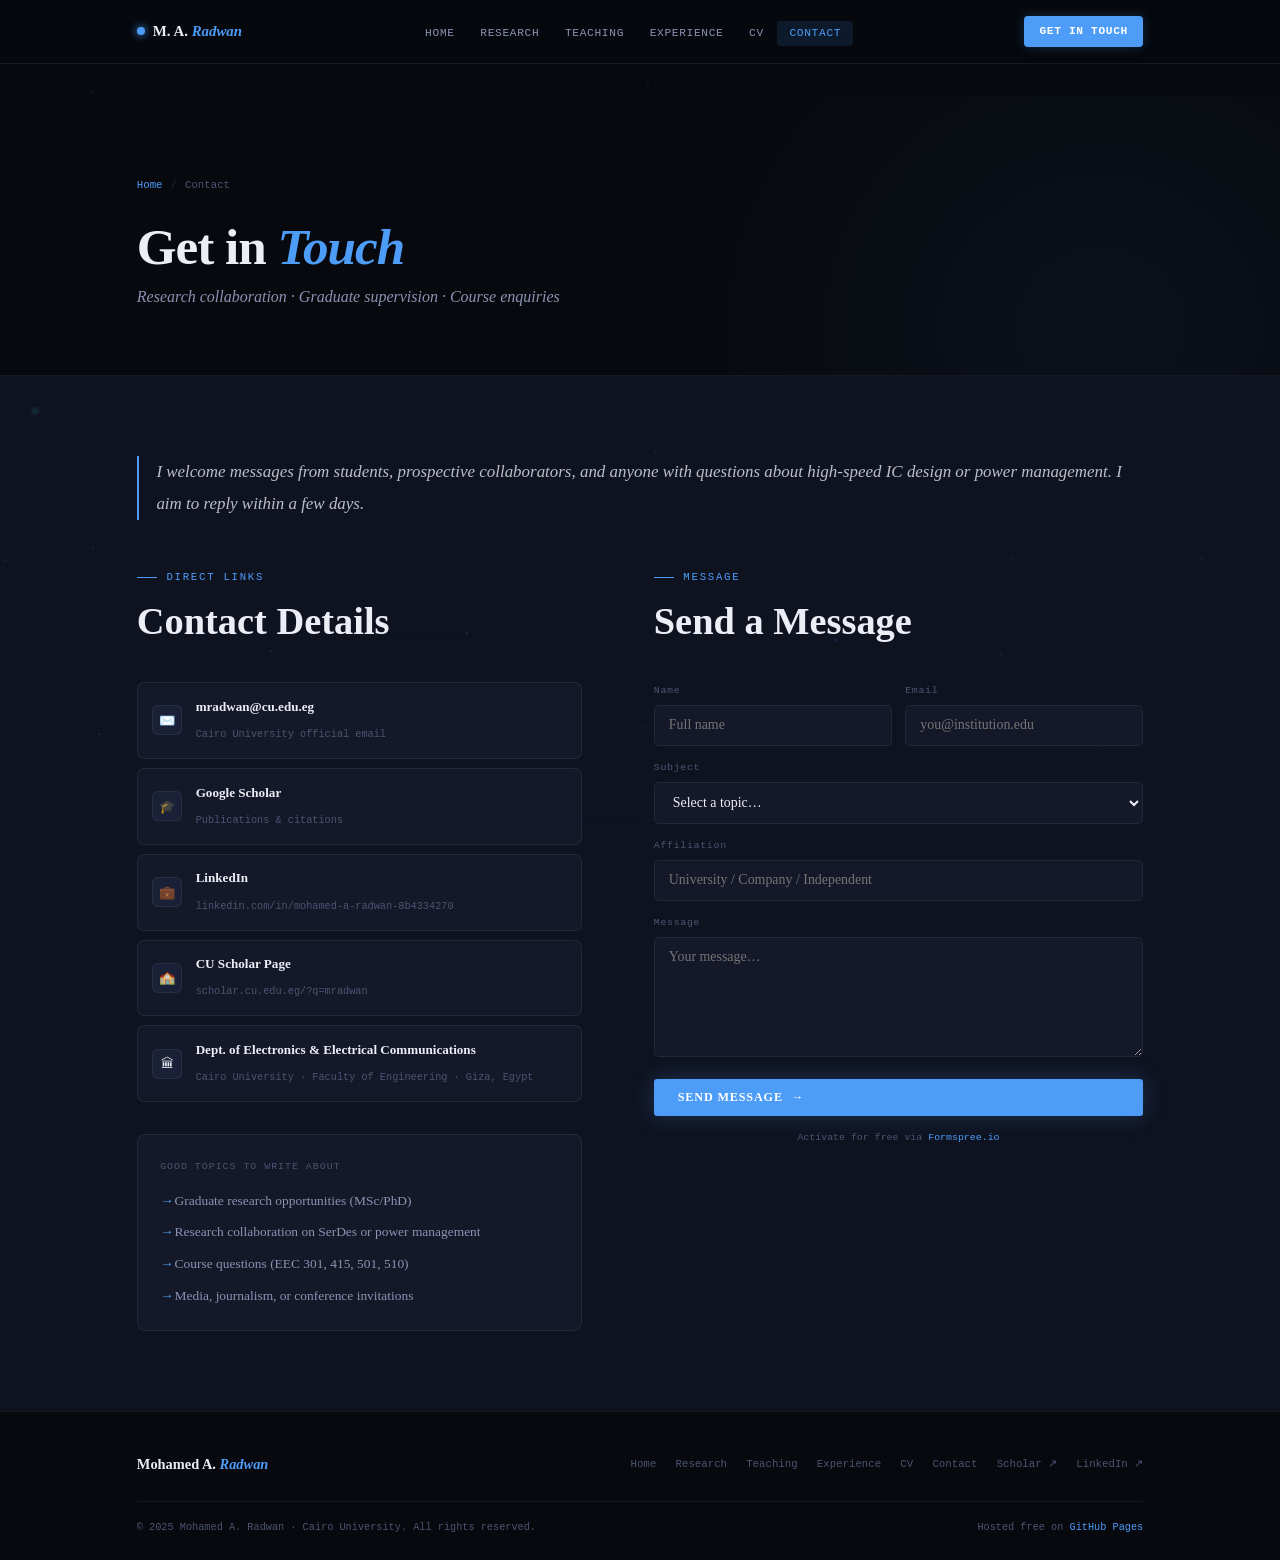
<file: contact.html>
<!DOCTYPE html>
<html lang="en">
<head>
<meta charset="UTF-8"/>
<meta name="viewport" content="width=device-width,initial-scale=1.0"/>
<meta name="description" content="Mohamed A. Radwan — Assistant Professor, Cairo University. PhD OSU 2024."/>
<title>Contact | Mohamed A. Radwan</title>
<style>
*,*::before,*::after{margin:0;padding:0;box-sizing:border-box}
html{scroll-behavior:smooth}
body{font-family:Georgia,'Times New Roman',serif;background:#07090e;color:#eceef6;line-height:1.76;overflow-x:hidden;font-size:16px}
::selection{background:rgba(77,156,248,.28)}
::-webkit-scrollbar{width:4px}::-webkit-scrollbar-track{background:#07090e}::-webkit-scrollbar-thumb{background:#1a2036;border-radius:2px}::-webkit-scrollbar-thumb:hover{background:#4d9cf8}
a{color:inherit;text-decoration:none}
img{display:block;max-width:100%}

:root{
  --void:#07090e;--deep:#0b0e17;--layer:#0f1320;--surf:#141828;--raise:#1a2036;--lift:#20273f;
  --ink:#eceef6;--ink2:#8b93b2;--ink3:#4d5472;
  --blue:#4d9cf8;--blue-a:rgba(77,156,248,.12);--blue-g:rgba(77,156,248,.24);
  --cyan:#35d4f0;--cyan-a:rgba(53,212,240,.1);
  --gold:#e0a835;--gold-a:rgba(224,168,53,.1);
  --green:#35c98a;--vio:#9d7ae8;--red:#e05858;
  --border:rgba(255,255,255,.065);--border-b:rgba(77,156,248,.22);--border-g:rgba(210,158,50,.25);
  --fd:Georgia,'Times New Roman',serif;--fm:'Courier New',Courier,monospace;
  --nav:64px;--max:1160px;--gx:6%;
  --ease:cubic-bezier(.22,1,.36,1);
}

/* Layout */
.wrap{max-width:var(--max);margin:0 auto;padding:0 var(--gx)}
.page-body{padding-top:calc(var(--nav) + 2rem)}

/* Canvas */
#bgc{position:fixed;inset:0;z-index:0;pointer-events:none;opacity:.2}

/* Typography */
h1,h2,h3,h4{font-family:var(--fd);line-height:1.1}
h2{font-size:clamp(1.8rem,3vw,2.6rem);font-weight:700}
h3{font-size:1.15rem;font-weight:700}
.eyebrow{font-family:var(--fm);font-size:.67rem;letter-spacing:.16em;text-transform:uppercase;color:var(--blue);display:flex;align-items:center;gap:.6rem;margin-bottom:.8rem}
.eyebrow::before{content:'';width:20px;height:1px;background:var(--blue);flex-shrink:0}
.sec-head{margin-bottom:2.5rem}
.sec-sub{font-size:.96rem;color:var(--ink2);margin-top:.45rem;font-style:italic}
.page-intro{font-size:1.06rem;line-height:1.88;color:rgba(236,238,246,.78);border-left:2px solid var(--blue);padding-left:1.1rem;font-style:italic;margin-bottom:3rem}

/* Tags */
.tag{display:inline-flex;align-items:center;font-family:var(--fm);font-size:.62rem;letter-spacing:.05em;padding:.16rem .52rem;border-radius:3px;border:1px solid var(--border);color:var(--ink3)}
.t-b{border-color:rgba(77,156,248,.3);color:var(--blue);background:var(--blue-a)}
.t-c{border-color:rgba(53,212,240,.3);color:var(--cyan);background:var(--cyan-a)}
.t-g{border-color:rgba(224,168,53,.3);color:var(--gold);background:var(--gold-a)}
.t-n{border-color:rgba(53,201,138,.3);color:var(--green);background:rgba(53,201,138,.08)}
.t-v{border-color:rgba(157,122,232,.3);color:var(--vio);background:rgba(157,122,232,.08)}

/* Buttons */
.btn{display:inline-flex;align-items:center;gap:.5rem;font-family:var(--fd);font-size:.76rem;font-weight:700;letter-spacing:.07em;text-transform:uppercase;padding:.68rem 1.5rem;border-radius:3px;cursor:pointer;border:none;transition:all .22s var(--ease)}
.btn .x{display:inline-block;transition:transform .2s}
.btn:hover .x{transform:translateX(3px)}
.btn-blue{background:var(--blue);color:#fff;box-shadow:0 0 22px var(--blue-g)}
.btn-blue:hover{background:#3a8de0;transform:translateY(-1px)}
.btn-out{background:transparent;color:var(--ink);border:1.5px solid var(--border)}
.btn-out:hover{border-color:var(--blue);color:var(--blue)}
.btn-sm{padding:.44rem .95rem;font-size:.7rem}

/* Navigation */
.nav{position:fixed;top:0;left:0;width:100%;height:var(--nav);z-index:1000;background:rgba(7,9,14,.82);backdrop-filter:blur(20px) saturate(160%);border-bottom:1px solid var(--border);transition:background .3s,box-shadow .3s}
.nav.scrolled{background:rgba(7,9,14,.97);box-shadow:0 4px 40px rgba(0,0,0,.5)}
.nav-inner{height:100%;display:flex;align-items:center;justify-content:space-between;max-width:var(--max);margin:0 auto;padding:0 var(--gx);gap:1rem}
.brand{display:flex;align-items:center;gap:.5rem;font-family:var(--fd);font-size:.93rem;font-weight:700;flex-shrink:0}
.brand-dot{width:8px;height:8px;border-radius:50%;background:var(--blue);box-shadow:0 0 8px var(--blue);animation:blink 2.8s ease-in-out infinite}
@keyframes blink{0%,100%{opacity:1;box-shadow:0 0 8px var(--blue)}50%{opacity:.4;box-shadow:0 0 18px var(--cyan)}}
.brand em{color:var(--blue);font-style:italic}
.nav-links{display:flex;align-items:center;list-style:none;gap:.1rem}
.nav-link{padding:.38rem .75rem;border-radius:4px;font-family:var(--fm);font-size:.7rem;letter-spacing:.06em;text-transform:uppercase;color:var(--ink2);transition:color .18s,background .18s;white-space:nowrap}
.nav-link:hover,.nav-link.active{color:var(--blue);background:var(--blue-a)}
.nav-end{display:flex;align-items:center;gap:.6rem;flex-shrink:0}
.nav-cta{font-family:var(--fm);font-size:.7rem;font-weight:700;letter-spacing:.06em;text-transform:uppercase;padding:.38rem .95rem;border-radius:4px;background:var(--blue);color:#fff;box-shadow:0 0 12px var(--blue-g);transition:background .2s,transform .2s}
.nav-cta:hover{background:#3a8de0;transform:translateY(-1px)}
.ham{display:none;flex-direction:column;gap:5px;cursor:pointer;padding:7px;background:none;border:none}
.ham span{display:block;width:22px;height:1.5px;background:var(--ink);border-radius:1px;transition:all .28s var(--ease)}
.ham.open span:nth-child(1){transform:rotate(45deg) translate(4.5px,4.5px)}
.ham.open span:nth-child(2){opacity:0;transform:scaleX(0)}
.ham.open span:nth-child(3){transform:rotate(-45deg) translate(4.5px,-4.5px)}
.mob-nav{position:fixed;inset:0;top:var(--nav);background:rgba(7,9,14,.98);backdrop-filter:blur(20px);z-index:999;padding:2.2rem var(--gx);transform:translateX(100%);transition:transform .38s var(--ease);overflow-y:auto}
.mob-nav.open{transform:translateX(0)}
.mob-link{display:block;font-family:var(--fd);font-size:1.4rem;font-weight:700;color:var(--ink);padding:.75rem 0;border-bottom:1px solid var(--border);transition:color .18s}
.mob-link:hover,.mob-link.active{color:var(--blue)}

/* Page header (for sub-pages) */
.page-header{background:var(--void);padding:5rem 0 4rem;border-bottom:1px solid var(--border);position:relative;overflow:hidden}
.page-header::before{content:'';position:absolute;right:-10%;top:-20%;width:60vw;height:80vh;background:radial-gradient(ellipse at 60% 40%,rgba(77,156,248,.06),transparent 65%);pointer-events:none}
.page-header h1{font-size:clamp(2.2rem,4vw,3.8rem);font-weight:800;letter-spacing:-.02em;margin-bottom:.5rem}
.page-header h1 em{color:var(--blue);font-style:italic}
.page-header .sub{font-size:1rem;color:var(--ink2);font-style:italic;margin-top:.5rem}
.breadcrumb{display:flex;align-items:center;gap:.5rem;font-family:var(--fm);font-size:.67rem;color:var(--ink3);margin-bottom:1.5rem}
.breadcrumb a{color:var(--blue);transition:opacity .18s}
.breadcrumb a:hover{opacity:.75}
.breadcrumb .sep{opacity:.4}

/* Footer */
footer{background:var(--void);border-top:1px solid var(--border);padding:2.5rem 0 1.5rem;position:relative;z-index:1}
.footer-inner{max-width:var(--max);margin:0 auto;padding:0 var(--gx);display:flex;justify-content:space-between;align-items:center;flex-wrap:wrap;gap:1rem}
.footer-brand{font-family:var(--fd);font-size:.9rem;font-weight:700}
.footer-brand em{color:var(--blue);font-style:italic}
.footer-links{display:flex;gap:1.2rem;flex-wrap:wrap}
.footer-links a{font-family:var(--fm);font-size:.67rem;color:var(--ink3);transition:color .18s}
.footer-links a:hover{color:var(--blue)}
.footer-copy{width:100%;font-family:var(--fm);font-size:.64rem;color:var(--ink3);border-top:1px solid var(--border);padding-top:1rem;margin-top:.5rem;display:flex;justify-content:space-between;flex-wrap:wrap;gap:.5rem}
.footer-copy a{color:var(--blue)}

/* Shared card styles */
.card{background:var(--surf);border:1px solid var(--border);border-radius:9px;transition:border-color .22s,transform .22s}
.card:hover{border-color:var(--border-b)}

/* Animations */
@keyframes fadeUp{from{opacity:0;transform:translateY(20px)}to{opacity:1;transform:none}}
.rv{animation:fadeUp .65s var(--ease) both}
.d1{animation-delay:.08s}.d2{animation-delay:.16s}.d3{animation-delay:.24s}.d4{animation-delay:.32s}.d5{animation-delay:.4s}

/* Back to top */
.btt{position:fixed;bottom:1.8rem;right:1.8rem;width:40px;height:40px;border-radius:50%;background:var(--blue);color:#fff;border:none;font-size:1rem;cursor:pointer;z-index:500;display:flex;align-items:center;justify-content:center;box-shadow:0 4px 18px var(--blue-g);opacity:0;transform:translateY(8px);transition:opacity .3s,transform .3s;pointer-events:none}
.btt.show{opacity:1;transform:none;pointer-events:all}
.btt:hover{background:#3a8de0;transform:translateY(-2px)!important}

@media(max-width:768px){
  .nav-links,.nav-end{display:none}
  .ham{display:flex}
  h2{font-size:1.75rem}
}

.contact-grid{display:grid;grid-template-columns:1fr 1.1fr;gap:4.5rem}
.c-links{display:flex;flex-direction:column;gap:.56rem;margin-bottom:2rem}
.c-link{display:flex;align-items:center;gap:.84rem;background:var(--surf);border:1px solid var(--border);border-radius:7px;padding:.74rem .9rem;transition:all .2s;color:var(--ink)}
.c-link:hover{border-color:var(--blue);color:var(--blue);background:var(--raise)}
.c-link:hover .c-ico{border-color:var(--blue)}
.c-ico{width:30px;height:30px;border-radius:6px;background:var(--raise);border:1px solid var(--border);display:flex;align-items:center;justify-content:center;font-size:.82rem;flex-shrink:0;transition:border-color .2s}
.c-info strong{display:block;font-family:var(--fd);font-size:.82rem;font-weight:600}
.c-info small{font-family:var(--fm);font-size:.64rem;color:var(--ink3)}
.cform{display:flex;flex-direction:column;gap:.84rem}
.f-row{display:grid;grid-template-columns:1fr 1fr;gap:.84rem}
.f-grp label{display:block;font-family:var(--fm);font-size:.62rem;letter-spacing:.07em;color:var(--ink3);margin-bottom:.32rem}
.f-grp input,.f-grp textarea,.f-grp select{width:100%;background:var(--surf);border:1px solid var(--border);color:var(--ink);font-family:Georgia,serif;font-size:.87rem;padding:.72rem .88rem;border-radius:5px;outline:none;transition:border-color .2s,box-shadow .2s}
.f-grp input:focus,.f-grp textarea:focus{border-color:var(--blue);box-shadow:0 0 0 3px var(--blue-a)}
.f-grp textarea{min-height:120px;resize:vertical}
.f-grp select option{background:var(--surf)}
.f-note{font-family:var(--fm);font-size:.62rem;color:var(--ink3);text-align:center}
.f-note a{color:var(--blue)}

@media(max-width:900px){.contact-grid{grid-template-columns:1fr;gap:2.5rem}}
@media(max-width:600px){.f-row{grid-template-columns:1fr}}
</style>
</head>
<body>
<canvas id="bgc" aria-hidden="true"></canvas>

<nav class="nav" id="mainNav">
  <div class="nav-inner">
    <a href="index.html" class="brand"><span class="brand-dot"></span><span>M. A. <em>Radwan</em></span></a>
    <ul class="nav-links">
      <li><a class="nav-link " href="index.html">Home</a></li>
      <li><a class="nav-link " href="research.html">Research</a></li>
      <li><a class="nav-link " href="teaching.html">Teaching</a></li>
      <li><a class="nav-link " href="experience.html">Experience</a></li>
      <li><a class="nav-link " href="cv.html">CV</a></li>
      <li><a class="nav-link active" href="contact.html">Contact</a></li>
    </ul>
    <div class="nav-end">
      <a href="contact.html" class="nav-cta">Get in Touch</a>
    </div>
    <button class="ham" id="hamBtn" aria-label="Menu"><span></span><span></span><span></span></button>
  </div>
</nav>
<div class="mob-nav" id="mobNav">
  <a class="mob-link " href="index.html">Home</a>
  <a class="mob-link " href="research.html">Research</a>
  <a class="mob-link " href="teaching.html">Teaching</a>
  <a class="mob-link " href="experience.html">Experience</a>
  <a class="mob-link " href="cv.html">CV</a>
  <a class="mob-link active" href="contact.html">Contact</a>
</div>

<div class="page-body">
<div class="page-header">
  <div class="wrap">
    <div class="breadcrumb rv"><a href="index.html">Home</a><span class="sep">/</span><span>Contact</span></div>
    <h1 class="rv d1">Get in <em>Touch</em></h1>
    <p class="sub rv d2">Research collaboration · Graduate supervision · Course enquiries</p>
  </div>
</div>

<section style="background:var(--layer);padding:5rem 0">
  <div class="wrap">
    <p class="page-intro rv">I welcome messages from students, prospective collaborators, and anyone with questions about high-speed IC design or power management. I aim to reply within a few days.</p>
    <div class="contact-grid">
      <div class="rv">
        <div class="sec-head"><div class="eyebrow">Direct Links</div><h2>Contact <strong>Details</strong></h2></div>
        <div class="c-links">
          <a href="mailto:mradwan@cu.edu.eg" class="c-link"><div class="c-ico">✉️</div><div class="c-info"><strong>mradwan@cu.edu.eg</strong><small>Cairo University official email</small></div></a>
          <a href="https://scholar.google.com/citations?user=4_8PPb0AAAAJ&hl=en" target="_blank" class="c-link"><div class="c-ico">🎓</div><div class="c-info"><strong>Google Scholar</strong><small>Publications &amp; citations</small></div></a>
          <a href="https://www.linkedin.com/in/mohamed-a-radwan-8b4334270" target="_blank" class="c-link"><div class="c-ico">💼</div><div class="c-info"><strong>LinkedIn</strong><small>linkedin.com/in/mohamed-a-radwan-8b4334270</small></div></a>
          <a href="https://scholar.cu.edu.eg/?q=mradwan" target="_blank" class="c-link"><div class="c-ico">🏫</div><div class="c-info"><strong>CU Scholar Page</strong><small>scholar.cu.edu.eg/?q=mradwan</small></div></a>
          <div class="c-link"><div class="c-ico">🏛</div><div class="c-info"><strong>Dept. of Electronics &amp; Electrical Communications</strong><small>Cairo University · Faculty of Engineering · Giza, Egypt</small></div></div>
        </div>
        <div style="background:var(--surf);border:1px solid var(--border);border-radius:8px;padding:1.4rem">
          <div style="font-family:var(--fm);font-size:.62rem;letter-spacing:.1em;text-transform:uppercase;color:var(--ink3);margin-bottom:.85rem">Good Topics to Write About</div>
          <div style="display:flex;flex-direction:column;gap:.5rem">
            <div style="font-size:.84rem;color:var(--ink2);padding-left:.9rem;position:relative"><span style="position:absolute;left:0;color:var(--blue)">→</span>Graduate research opportunities (MSc/PhD)</div>
            <div style="font-size:.84rem;color:var(--ink2);padding-left:.9rem;position:relative"><span style="position:absolute;left:0;color:var(--blue)">→</span>Research collaboration on SerDes or power management</div>
            <div style="font-size:.84rem;color:var(--ink2);padding-left:.9rem;position:relative"><span style="position:absolute;left:0;color:var(--blue)">→</span>Course questions (EEC 301, 415, 501, 510)</div>
            <div style="font-size:.84rem;color:var(--ink2);padding-left:.9rem;position:relative"><span style="position:absolute;left:0;color:var(--blue)">→</span>Media, journalism, or conference invitations</div>
          </div>
        </div>
      </div>
      <div class="rv d1">
        <div class="sec-head"><div class="eyebrow">Message</div><h2>Send a <strong>Message</strong></h2></div>
        <form class="cform" id="cform">
          <div class="f-row">
            <div class="f-grp"><label>Name</label><input type="text" placeholder="Full name" required/></div>
            <div class="f-grp"><label>Email</label><input type="email" placeholder="you@institution.edu" required/></div>
          </div>
          <div class="f-grp">
            <label>Subject</label>
            <select>
              <option value="">Select a topic…</option>
              <option>Research Collaboration</option>
              <option>Graduate Studies (MSc/PhD)</option>
              <option>Undergraduate Advising</option>
              <option>Course Question (EEC 301 / 415)</option>
              <option>Course Question (EEC 501 / 510)</option>
              <option>High-Speed I/O Inquiry</option>
              <option>Power Management Inquiry</option>
              <option>Media / Conference Invitation</option>
              <option>Other</option>
            </select>
          </div>
          <div class="f-grp"><label>Affiliation</label><input type="text" placeholder="University / Company / Independent"/></div>
          <div class="f-grp"><label>Message</label><textarea placeholder="Your message…" required></textarea></div>
          <button type="submit" class="btn btn-blue" id="sendBtn" style="width:100%">Send Message <span class="x">→</span></button>
          <p class="f-note">Activate for free via <a href="https://formspree.io" target="_blank">Formspree.io</a></p>
        </form>
      </div>
    </div>
  </div>
</section>
</div>


<footer>
  <div class="footer-inner">
    <div class="footer-brand">Mohamed A. <em>Radwan</em></div>
    <div class="footer-links">
      <a href="index.html">Home</a>
      <a href="research.html">Research</a>
      <a href="teaching.html">Teaching</a>
      <a href="experience.html">Experience</a>
      <a href="cv.html">CV</a>
      <a href="contact.html">Contact</a>
      <a href="https://scholar.google.com/citations?user=4_8PPb0AAAAJ&hl=en" target="_blank">Scholar ↗</a>
      <a href="https://www.linkedin.com/in/mohamed-a-radwan-8b4334270" target="_blank">LinkedIn ↗</a>
    </div>
    <div class="footer-copy">
      <span>© 2025 Mohamed A. Radwan · Cairo University. All rights reserved.</span>
      <span>Hosted free on <a href="https://pages.github.com" target="_blank">GitHub Pages</a></span>
    </div>
  </div>
</footer>
<button class="btt" id="btt" onclick="window.scrollTo({top:0,behavior:'smooth'})">↑</button>
<script>
(function(){
  /* Canvas */
  var cv=document.getElementById('bgc');
  if(cv){
    var ctx=cv.getContext('2d'),W,H,nodes=[],edges=[];
    function resize(){W=cv.width=window.innerWidth;H=cv.height=window.innerHeight;build()}
    function build(){
      nodes=[];edges=[];
      var c=Math.floor(W/92)+1,r=Math.floor(H/92)+1;
      for(var i=0;i<c;i++)for(var j=0;j<r;j++)
        if(Math.random()>.54)nodes.push({x:i*92+(Math.random()-.5)*24,y:j*92+(Math.random()-.5)*24,r:Math.random()*1.6+.6,ph:Math.random()*6.28,sp:.01+Math.random()*.014});
      for(var a=0;a<nodes.length;a++){
        var nr=[];
        for(var b=0;b<nodes.length;b++){if(a===b)continue;var d=Math.hypot(nodes[b].x-nodes[a].x,nodes[b].y-nodes[a].y);if(d<150)nr.push({j:b,d:d})}
        nr.sort(function(x,y){return x.d-y.d}).slice(0,2).forEach(function(n){
          var k=[a,n.j].sort().join('-');if(!edges.find(function(e){return e.k===k}))edges.push({k:k,a:a,b:n.j});
        });
      }
    }
    var t=0;
    function draw(){
      ctx.clearRect(0,0,W,H);t+=.007;
      edges.forEach(function(e){var na=nodes[e.a],nb=nodes[e.b];if(!na||!nb)return;var d=Math.hypot(nb.x-na.x,nb.y-na.y),al=Math.max(0,(150-d)/150)*.3;ctx.beginPath();ctx.moveTo(na.x,na.y);ctx.lineTo(na.x,nb.y);ctx.lineTo(nb.x,nb.y);ctx.strokeStyle='rgba(77,156,248,'+al+')';ctx.lineWidth=.5;ctx.stroke()});
      nodes.forEach(function(n){n.ph+=n.sp;var g=.5+.5*Math.sin(n.ph);ctx.beginPath();ctx.arc(n.x,n.y,n.r,0,6.28);ctx.fillStyle='rgba(77,156,248,'+(0.18+g*.45)+')';ctx.fill()});
      if(edges.length){var ei=Math.floor(t*.4*13)%edges.length,e=edges[ei];if(e){var na=nodes[e.a],nb=nodes[e.b];if(na&&nb){var p=(t*.4*13)%1,px=na.x+(nb.x-na.x)*p,py=na.y+(nb.y-na.y)*p,gr=ctx.createRadialGradient(px,py,0,px,py,6);gr.addColorStop(0,'rgba(53,212,240,.75)');gr.addColorStop(1,'rgba(53,212,240,0)');ctx.beginPath();ctx.arc(px,py,5,0,6.28);ctx.fillStyle=gr;ctx.fill()}}}
      requestAnimationFrame(draw);
    }
    window.addEventListener('resize',resize,{passive:true});resize();draw();
  }

  /* Nav */
  var nav=document.getElementById('mainNav');
  if(nav){window.addEventListener('scroll',function(){nav.classList.toggle('scrolled',scrollY>50)},{passive:true});}

  /* Hamburger */
  var ham=document.getElementById('hamBtn'),mob=document.getElementById('mobNav');
  if(ham&&mob){
    ham.addEventListener('click',function(){var op=ham.classList.toggle('open');mob.classList.toggle('open',op);document.body.style.overflow=op?'hidden':''});
    mob.querySelectorAll('a').forEach(function(a){a.addEventListener('click',function(){ham.classList.remove('open');mob.classList.remove('open');document.body.style.overflow=''})});
  }

  /* Counters */
  document.querySelectorAll('[data-count]').forEach(function(el){
    var ob=new IntersectionObserver(function(en){
      if(!en[0].isIntersecting)return;
      var tgt=parseInt(el.dataset.count),suf=el.dataset.suf||'',v=0,step=Math.max(1,Math.ceil(tgt/40));
      var iv=setInterval(function(){v=Math.min(v+step,tgt);el.textContent=v+suf;if(v>=tgt)clearInterval(iv)},28);
      ob.disconnect();
    },{threshold:.6});
    ob.observe(el);
  });

  /* Back to top */
  var btt=document.getElementById('btt');
  if(btt){window.addEventListener('scroll',function(){btt.classList.toggle('show',scrollY>400)},{passive:true});}

  /* Smooth scroll */
  document.querySelectorAll('a[href^="#"]').forEach(function(a){
    a.addEventListener('click',function(e){
      var id=a.getAttribute('href').slice(1),tgt=document.getElementById(id);
      if(!tgt)return;e.preventDefault();
      window.scrollTo({top:tgt.offsetTop-(parseInt(getComputedStyle(document.documentElement).getPropertyValue('--nav'))||64)+8,behavior:'smooth'});
    });
  });

  /* Contact form */
  var frm=document.getElementById('cform'),sbtn=document.getElementById('sendBtn');
  if(frm)frm.addEventListener('submit',function(e){e.preventDefault();var o=sbtn.innerHTML;sbtn.innerHTML='Sent ✓';sbtn.style.background='#2a9e6a';sbtn.disabled=true;setTimeout(function(){sbtn.innerHTML=o;sbtn.style.background='';sbtn.disabled=false;frm.reset()},4000)});
})();
</script>
</body>
</html>
</file>
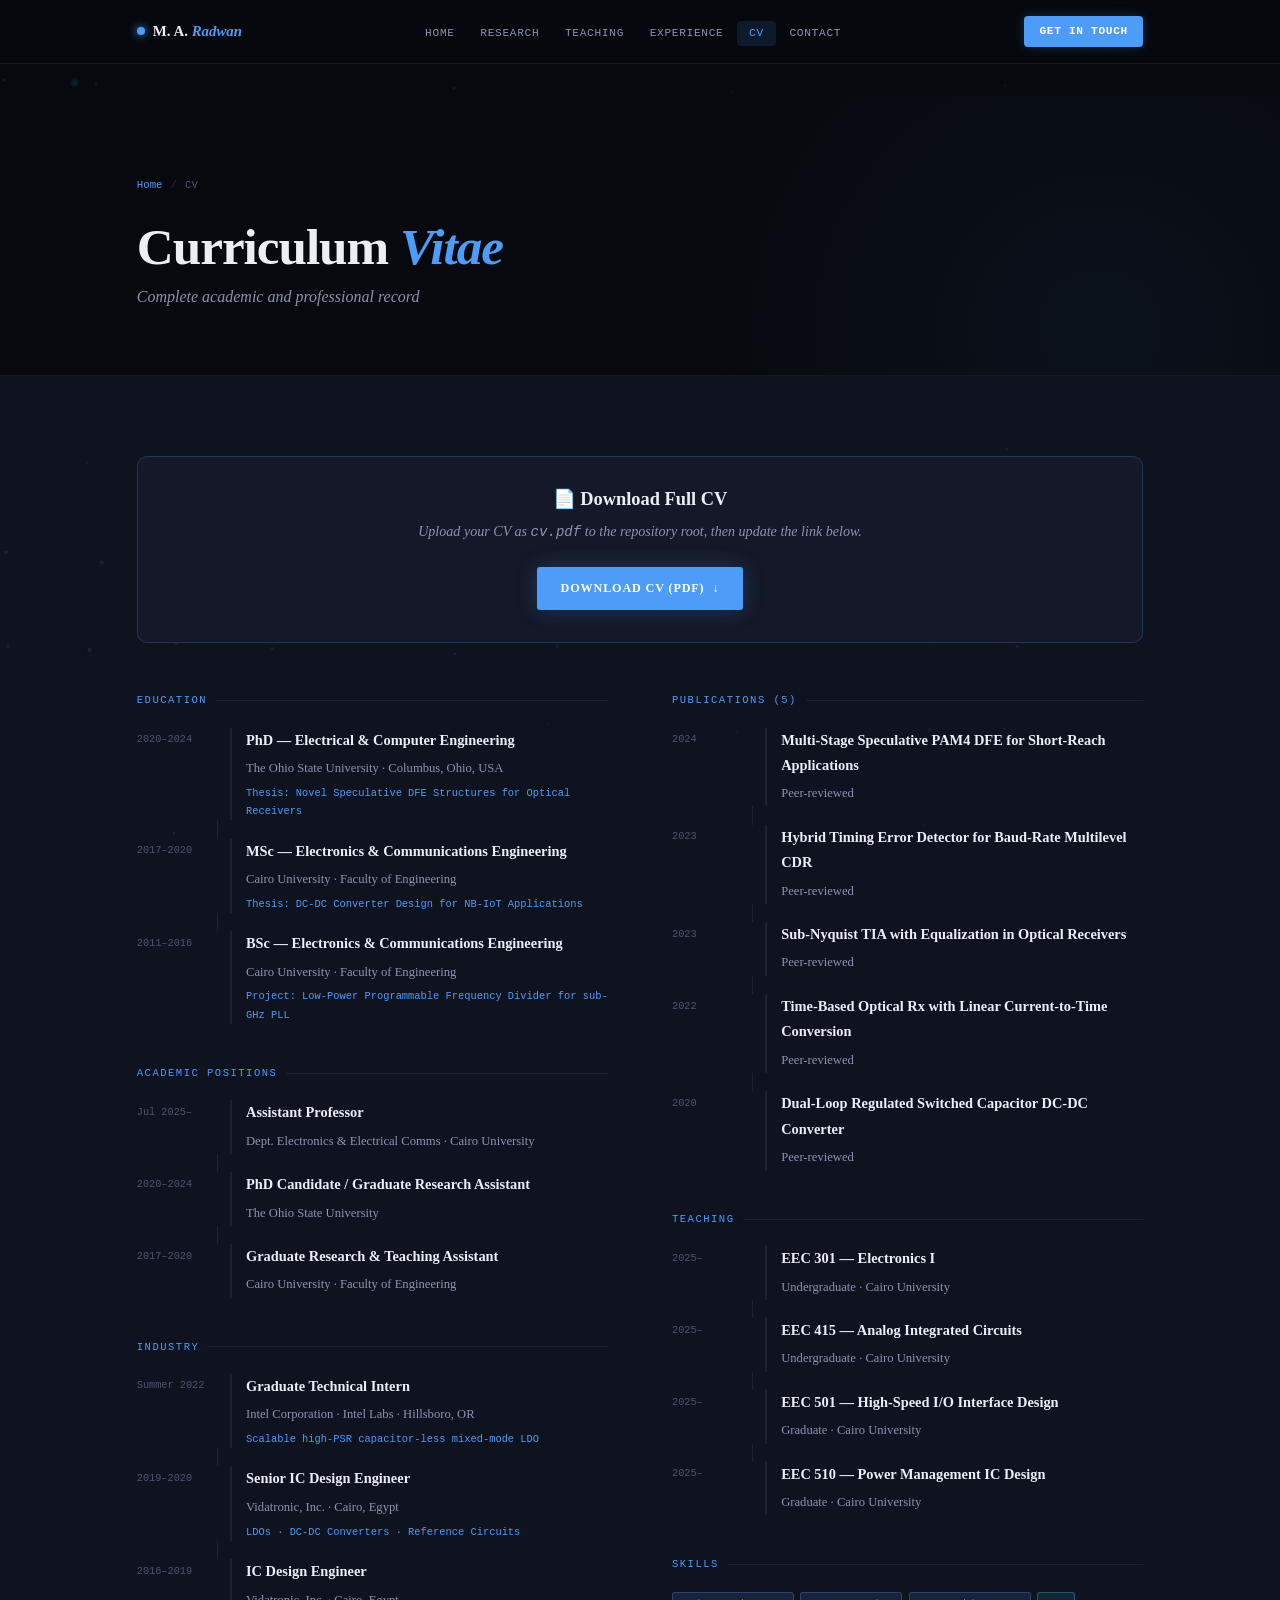
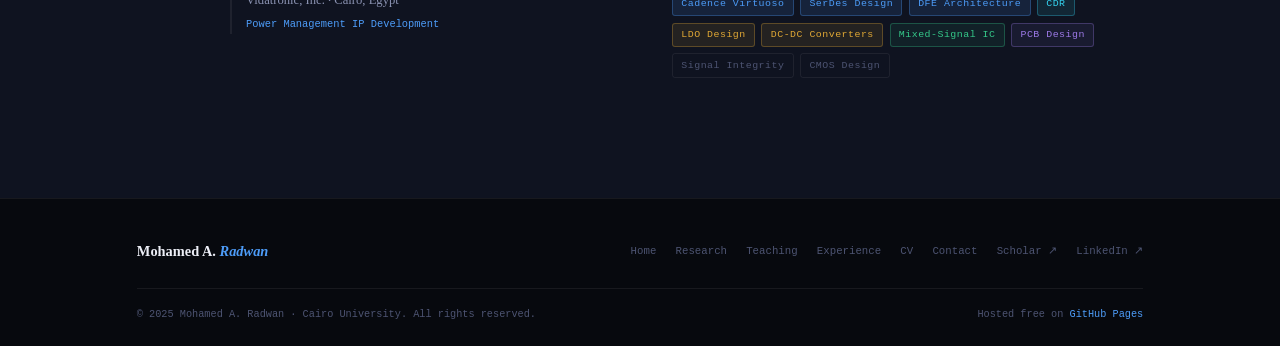
<file: cv.html>
<!DOCTYPE html>
<html lang="en">
<head>
<meta charset="UTF-8"/>
<meta name="viewport" content="width=device-width,initial-scale=1.0"/>
<meta name="description" content="Mohamed A. Radwan — Assistant Professor, Cairo University. PhD OSU 2024."/>
<title>Curriculum Vitae | Mohamed A. Radwan</title>
<style>
*,*::before,*::after{margin:0;padding:0;box-sizing:border-box}
html{scroll-behavior:smooth}
body{font-family:Georgia,'Times New Roman',serif;background:#07090e;color:#eceef6;line-height:1.76;overflow-x:hidden;font-size:16px}
::selection{background:rgba(77,156,248,.28)}
::-webkit-scrollbar{width:4px}::-webkit-scrollbar-track{background:#07090e}::-webkit-scrollbar-thumb{background:#1a2036;border-radius:2px}::-webkit-scrollbar-thumb:hover{background:#4d9cf8}
a{color:inherit;text-decoration:none}
img{display:block;max-width:100%}

:root{
  --void:#07090e;--deep:#0b0e17;--layer:#0f1320;--surf:#141828;--raise:#1a2036;--lift:#20273f;
  --ink:#eceef6;--ink2:#8b93b2;--ink3:#4d5472;
  --blue:#4d9cf8;--blue-a:rgba(77,156,248,.12);--blue-g:rgba(77,156,248,.24);
  --cyan:#35d4f0;--cyan-a:rgba(53,212,240,.1);
  --gold:#e0a835;--gold-a:rgba(224,168,53,.1);
  --green:#35c98a;--vio:#9d7ae8;--red:#e05858;
  --border:rgba(255,255,255,.065);--border-b:rgba(77,156,248,.22);--border-g:rgba(210,158,50,.25);
  --fd:Georgia,'Times New Roman',serif;--fm:'Courier New',Courier,monospace;
  --nav:64px;--max:1160px;--gx:6%;
  --ease:cubic-bezier(.22,1,.36,1);
}

/* Layout */
.wrap{max-width:var(--max);margin:0 auto;padding:0 var(--gx)}
.page-body{padding-top:calc(var(--nav) + 2rem)}

/* Canvas */
#bgc{position:fixed;inset:0;z-index:0;pointer-events:none;opacity:.2}

/* Typography */
h1,h2,h3,h4{font-family:var(--fd);line-height:1.1}
h2{font-size:clamp(1.8rem,3vw,2.6rem);font-weight:700}
h3{font-size:1.15rem;font-weight:700}
.eyebrow{font-family:var(--fm);font-size:.67rem;letter-spacing:.16em;text-transform:uppercase;color:var(--blue);display:flex;align-items:center;gap:.6rem;margin-bottom:.8rem}
.eyebrow::before{content:'';width:20px;height:1px;background:var(--blue);flex-shrink:0}
.sec-head{margin-bottom:2.5rem}
.sec-sub{font-size:.96rem;color:var(--ink2);margin-top:.45rem;font-style:italic}
.page-intro{font-size:1.06rem;line-height:1.88;color:rgba(236,238,246,.78);border-left:2px solid var(--blue);padding-left:1.1rem;font-style:italic;margin-bottom:3rem}

/* Tags */
.tag{display:inline-flex;align-items:center;font-family:var(--fm);font-size:.62rem;letter-spacing:.05em;padding:.16rem .52rem;border-radius:3px;border:1px solid var(--border);color:var(--ink3)}
.t-b{border-color:rgba(77,156,248,.3);color:var(--blue);background:var(--blue-a)}
.t-c{border-color:rgba(53,212,240,.3);color:var(--cyan);background:var(--cyan-a)}
.t-g{border-color:rgba(224,168,53,.3);color:var(--gold);background:var(--gold-a)}
.t-n{border-color:rgba(53,201,138,.3);color:var(--green);background:rgba(53,201,138,.08)}
.t-v{border-color:rgba(157,122,232,.3);color:var(--vio);background:rgba(157,122,232,.08)}

/* Buttons */
.btn{display:inline-flex;align-items:center;gap:.5rem;font-family:var(--fd);font-size:.76rem;font-weight:700;letter-spacing:.07em;text-transform:uppercase;padding:.68rem 1.5rem;border-radius:3px;cursor:pointer;border:none;transition:all .22s var(--ease)}
.btn .x{display:inline-block;transition:transform .2s}
.btn:hover .x{transform:translateX(3px)}
.btn-blue{background:var(--blue);color:#fff;box-shadow:0 0 22px var(--blue-g)}
.btn-blue:hover{background:#3a8de0;transform:translateY(-1px)}
.btn-out{background:transparent;color:var(--ink);border:1.5px solid var(--border)}
.btn-out:hover{border-color:var(--blue);color:var(--blue)}
.btn-sm{padding:.44rem .95rem;font-size:.7rem}

/* Navigation */
.nav{position:fixed;top:0;left:0;width:100%;height:var(--nav);z-index:1000;background:rgba(7,9,14,.82);backdrop-filter:blur(20px) saturate(160%);border-bottom:1px solid var(--border);transition:background .3s,box-shadow .3s}
.nav.scrolled{background:rgba(7,9,14,.97);box-shadow:0 4px 40px rgba(0,0,0,.5)}
.nav-inner{height:100%;display:flex;align-items:center;justify-content:space-between;max-width:var(--max);margin:0 auto;padding:0 var(--gx);gap:1rem}
.brand{display:flex;align-items:center;gap:.5rem;font-family:var(--fd);font-size:.93rem;font-weight:700;flex-shrink:0}
.brand-dot{width:8px;height:8px;border-radius:50%;background:var(--blue);box-shadow:0 0 8px var(--blue);animation:blink 2.8s ease-in-out infinite}
@keyframes blink{0%,100%{opacity:1;box-shadow:0 0 8px var(--blue)}50%{opacity:.4;box-shadow:0 0 18px var(--cyan)}}
.brand em{color:var(--blue);font-style:italic}
.nav-links{display:flex;align-items:center;list-style:none;gap:.1rem}
.nav-link{padding:.38rem .75rem;border-radius:4px;font-family:var(--fm);font-size:.7rem;letter-spacing:.06em;text-transform:uppercase;color:var(--ink2);transition:color .18s,background .18s;white-space:nowrap}
.nav-link:hover,.nav-link.active{color:var(--blue);background:var(--blue-a)}
.nav-end{display:flex;align-items:center;gap:.6rem;flex-shrink:0}
.nav-cta{font-family:var(--fm);font-size:.7rem;font-weight:700;letter-spacing:.06em;text-transform:uppercase;padding:.38rem .95rem;border-radius:4px;background:var(--blue);color:#fff;box-shadow:0 0 12px var(--blue-g);transition:background .2s,transform .2s}
.nav-cta:hover{background:#3a8de0;transform:translateY(-1px)}
.ham{display:none;flex-direction:column;gap:5px;cursor:pointer;padding:7px;background:none;border:none}
.ham span{display:block;width:22px;height:1.5px;background:var(--ink);border-radius:1px;transition:all .28s var(--ease)}
.ham.open span:nth-child(1){transform:rotate(45deg) translate(4.5px,4.5px)}
.ham.open span:nth-child(2){opacity:0;transform:scaleX(0)}
.ham.open span:nth-child(3){transform:rotate(-45deg) translate(4.5px,-4.5px)}
.mob-nav{position:fixed;inset:0;top:var(--nav);background:rgba(7,9,14,.98);backdrop-filter:blur(20px);z-index:999;padding:2.2rem var(--gx);transform:translateX(100%);transition:transform .38s var(--ease);overflow-y:auto}
.mob-nav.open{transform:translateX(0)}
.mob-link{display:block;font-family:var(--fd);font-size:1.4rem;font-weight:700;color:var(--ink);padding:.75rem 0;border-bottom:1px solid var(--border);transition:color .18s}
.mob-link:hover,.mob-link.active{color:var(--blue)}

/* Page header (for sub-pages) */
.page-header{background:var(--void);padding:5rem 0 4rem;border-bottom:1px solid var(--border);position:relative;overflow:hidden}
.page-header::before{content:'';position:absolute;right:-10%;top:-20%;width:60vw;height:80vh;background:radial-gradient(ellipse at 60% 40%,rgba(77,156,248,.06),transparent 65%);pointer-events:none}
.page-header h1{font-size:clamp(2.2rem,4vw,3.8rem);font-weight:800;letter-spacing:-.02em;margin-bottom:.5rem}
.page-header h1 em{color:var(--blue);font-style:italic}
.page-header .sub{font-size:1rem;color:var(--ink2);font-style:italic;margin-top:.5rem}
.breadcrumb{display:flex;align-items:center;gap:.5rem;font-family:var(--fm);font-size:.67rem;color:var(--ink3);margin-bottom:1.5rem}
.breadcrumb a{color:var(--blue);transition:opacity .18s}
.breadcrumb a:hover{opacity:.75}
.breadcrumb .sep{opacity:.4}

/* Footer */
footer{background:var(--void);border-top:1px solid var(--border);padding:2.5rem 0 1.5rem;position:relative;z-index:1}
.footer-inner{max-width:var(--max);margin:0 auto;padding:0 var(--gx);display:flex;justify-content:space-between;align-items:center;flex-wrap:wrap;gap:1rem}
.footer-brand{font-family:var(--fd);font-size:.9rem;font-weight:700}
.footer-brand em{color:var(--blue);font-style:italic}
.footer-links{display:flex;gap:1.2rem;flex-wrap:wrap}
.footer-links a{font-family:var(--fm);font-size:.67rem;color:var(--ink3);transition:color .18s}
.footer-links a:hover{color:var(--blue)}
.footer-copy{width:100%;font-family:var(--fm);font-size:.64rem;color:var(--ink3);border-top:1px solid var(--border);padding-top:1rem;margin-top:.5rem;display:flex;justify-content:space-between;flex-wrap:wrap;gap:.5rem}
.footer-copy a{color:var(--blue)}

/* Shared card styles */
.card{background:var(--surf);border:1px solid var(--border);border-radius:9px;transition:border-color .22s,transform .22s}
.card:hover{border-color:var(--border-b)}

/* Animations */
@keyframes fadeUp{from{opacity:0;transform:translateY(20px)}to{opacity:1;transform:none}}
.rv{animation:fadeUp .65s var(--ease) both}
.d1{animation-delay:.08s}.d2{animation-delay:.16s}.d3{animation-delay:.24s}.d4{animation-delay:.32s}.d5{animation-delay:.4s}

/* Back to top */
.btt{position:fixed;bottom:1.8rem;right:1.8rem;width:40px;height:40px;border-radius:50%;background:var(--blue);color:#fff;border:none;font-size:1rem;cursor:pointer;z-index:500;display:flex;align-items:center;justify-content:center;box-shadow:0 4px 18px var(--blue-g);opacity:0;transform:translateY(8px);transition:opacity .3s,transform .3s;pointer-events:none}
.btt.show{opacity:1;transform:none;pointer-events:all}
.btt:hover{background:#3a8de0;transform:translateY(-2px)!important}

@media(max-width:768px){
  .nav-links,.nav-end{display:none}
  .ham{display:flex}
  h2{font-size:1.75rem}
}

.cv-2col{display:grid;grid-template-columns:1fr 1fr;gap:4rem}
.cv-block{margin-bottom:2.5rem}
.cv-block-title{font-family:var(--fm);font-size:.66rem;letter-spacing:.14em;text-transform:uppercase;color:var(--blue);margin-bottom:1.1rem;display:flex;align-items:center;gap:.55rem}
.cv-block-title::after{content:'';flex:1;height:1px;background:var(--border)}
.cv-entry{display:grid;grid-template-columns:80px 1fr;gap:.82rem;margin-bottom:1.15rem;position:relative}
.cv-entry+.cv-entry::before{content:'';position:absolute;left:80px;top:-1.15rem;height:1.15rem;width:1px;background:var(--border)}
.cv-yr{font-family:var(--fm);font-size:.64rem;color:var(--ink3);padding-top:.16rem}
.cv-body{padding-left:.88rem;border-left:2px solid var(--border);transition:border-color .2s}
.cv-body:hover{border-color:var(--blue)}
.cv-body strong{font-family:var(--fd);font-size:.9rem;font-weight:600;display:block}
.cv-body span{font-size:.79rem;color:var(--ink2)}
.cv-body small{font-family:var(--fm);font-size:.65rem;color:var(--blue);display:block;margin-top:.16rem}
.cv-skills{display:flex;flex-wrap:wrap;gap:.4rem;margin-top:.4rem}
.cv-download{background:var(--surf);border:1px solid var(--border-b);border-radius:10px;padding:2rem;text-align:center;margin-bottom:3rem}
.cv-download h3{font-family:var(--fd);font-size:1.15rem;font-weight:700;margin-bottom:.6rem}
.cv-download p{font-size:.88rem;color:var(--ink2);margin-bottom:1.4rem;font-style:italic}

@media(max-width:900px){.cv-2col{grid-template-columns:1fr;gap:1.5rem}}
</style>
</head>
<body>
<canvas id="bgc" aria-hidden="true"></canvas>

<nav class="nav" id="mainNav">
  <div class="nav-inner">
    <a href="index.html" class="brand"><span class="brand-dot"></span><span>M. A. <em>Radwan</em></span></a>
    <ul class="nav-links">
      <li><a class="nav-link " href="index.html">Home</a></li>
      <li><a class="nav-link " href="research.html">Research</a></li>
      <li><a class="nav-link " href="teaching.html">Teaching</a></li>
      <li><a class="nav-link " href="experience.html">Experience</a></li>
      <li><a class="nav-link active" href="cv.html">CV</a></li>
      <li><a class="nav-link " href="contact.html">Contact</a></li>
    </ul>
    <div class="nav-end">
      <a href="contact.html" class="nav-cta">Get in Touch</a>
    </div>
    <button class="ham" id="hamBtn" aria-label="Menu"><span></span><span></span><span></span></button>
  </div>
</nav>
<div class="mob-nav" id="mobNav">
  <a class="mob-link " href="index.html">Home</a>
  <a class="mob-link " href="research.html">Research</a>
  <a class="mob-link " href="teaching.html">Teaching</a>
  <a class="mob-link " href="experience.html">Experience</a>
  <a class="mob-link active" href="cv.html">CV</a>
  <a class="mob-link " href="contact.html">Contact</a>
</div>

<div class="page-body">
<div class="page-header">
  <div class="wrap">
    <div class="breadcrumb rv"><a href="index.html">Home</a><span class="sep">/</span><span>CV</span></div>
    <h1 class="rv d1">Curriculum <em>Vitae</em></h1>
    <p class="sub rv d2">Complete academic and professional record</p>
  </div>
</div>

<section style="background:var(--layer);padding:5rem 0">
  <div class="wrap">
    <div class="cv-download rv">
      <h3>📄 Download Full CV</h3>
      <p>Upload your CV as <code>cv.pdf</code> to the repository root, then update the link below.</p>
      <a href="cv.pdf" class="btn btn-blue">Download CV (PDF) <span class="x">↓</span></a>
    </div>
    <div class="cv-2col">
      <div>
        <div class="cv-block">
          <div class="cv-block-title rv">Education</div>
          <div class="cv-entry rv">
            <div class="cv-yr">2020–2024</div>
            <div class="cv-body"><strong>PhD — Electrical &amp; Computer Engineering</strong><span>The Ohio State University · Columbus, Ohio, USA</span><small>Thesis: Novel Speculative DFE Structures for Optical Receivers</small></div>
          </div>
          <div class="cv-entry rv d1">
            <div class="cv-yr">2017–2020</div>
            <div class="cv-body"><strong>MSc — Electronics &amp; Communications Engineering</strong><span>Cairo University · Faculty of Engineering</span><small>Thesis: DC-DC Converter Design for NB-IoT Applications</small></div>
          </div>
          <div class="cv-entry rv d2">
            <div class="cv-yr">2011–2016</div>
            <div class="cv-body"><strong>BSc — Electronics &amp; Communications Engineering</strong><span>Cairo University · Faculty of Engineering</span><small>Project: Low-Power Programmable Frequency Divider for sub-GHz PLL</small></div>
          </div>
        </div>
        <div class="cv-block">
          <div class="cv-block-title rv">Academic Positions</div>
          <div class="cv-entry rv">
            <div class="cv-yr">Jul 2025–</div>
            <div class="cv-body"><strong>Assistant Professor</strong><span>Dept. Electronics &amp; Electrical Comms · Cairo University</span></div>
          </div>
          <div class="cv-entry rv d1">
            <div class="cv-yr">2020–2024</div>
            <div class="cv-body"><strong>PhD Candidate / Graduate Research Assistant</strong><span>The Ohio State University</span></div>
          </div>
          <div class="cv-entry rv d2">
            <div class="cv-yr">2017–2020</div>
            <div class="cv-body"><strong>Graduate Research &amp; Teaching Assistant</strong><span>Cairo University · Faculty of Engineering</span></div>
          </div>
        </div>
        <div class="cv-block">
          <div class="cv-block-title rv">Industry</div>
          <div class="cv-entry rv">
            <div class="cv-yr">Summer 2022</div>
            <div class="cv-body"><strong>Graduate Technical Intern</strong><span>Intel Corporation · Intel Labs · Hillsboro, OR</span><small>Scalable high-PSR capacitor-less mixed-mode LDO</small></div>
          </div>
          <div class="cv-entry rv d1">
            <div class="cv-yr">2019–2020</div>
            <div class="cv-body"><strong>Senior IC Design Engineer</strong><span>Vidatronic, Inc. · Cairo, Egypt</span><small>LDOs · DC-DC Converters · Reference Circuits</small></div>
          </div>
          <div class="cv-entry rv d2">
            <div class="cv-yr">2016–2019</div>
            <div class="cv-body"><strong>IC Design Engineer</strong><span>Vidatronic, Inc. · Cairo, Egypt</span><small>Power Management IP Development</small></div>
          </div>
        </div>
      </div>
      <div>
        <div class="cv-block">
          <div class="cv-block-title rv">Publications (5)</div>
          <div class="cv-entry rv"><div class="cv-yr">2024</div><div class="cv-body"><strong>Multi-Stage Speculative PAM4 DFE for Short-Reach Applications</strong><span>Peer-reviewed</span></div></div>
          <div class="cv-entry rv d1"><div class="cv-yr">2023</div><div class="cv-body"><strong>Hybrid Timing Error Detector for Baud-Rate Multilevel CDR</strong><span>Peer-reviewed</span></div></div>
          <div class="cv-entry rv d2"><div class="cv-yr">2023</div><div class="cv-body"><strong>Sub-Nyquist TIA with Equalization in Optical Receivers</strong><span>Peer-reviewed</span></div></div>
          <div class="cv-entry rv d3"><div class="cv-yr">2022</div><div class="cv-body"><strong>Time-Based Optical Rx with Linear Current-to-Time Conversion</strong><span>Peer-reviewed</span></div></div>
          <div class="cv-entry rv"><div class="cv-yr">2020</div><div class="cv-body"><strong>Dual-Loop Regulated Switched Capacitor DC-DC Converter</strong><span>Peer-reviewed</span></div></div>
        </div>
        <div class="cv-block">
          <div class="cv-block-title rv">Teaching</div>
          <div class="cv-entry rv"><div class="cv-yr">2025–</div><div class="cv-body"><strong>EEC 301 — Electronics I</strong><span>Undergraduate · Cairo University</span></div></div>
          <div class="cv-entry rv d1"><div class="cv-yr">2025–</div><div class="cv-body"><strong>EEC 415 — Analog Integrated Circuits</strong><span>Undergraduate · Cairo University</span></div></div>
          <div class="cv-entry rv d2"><div class="cv-yr">2025–</div><div class="cv-body"><strong>EEC 501 — High-Speed I/O Interface Design</strong><span>Graduate · Cairo University</span></div></div>
          <div class="cv-entry rv d3"><div class="cv-yr">2025–</div><div class="cv-body"><strong>EEC 510 — Power Management IC Design</strong><span>Graduate · Cairo University</span></div></div>
        </div>
        <div class="cv-block">
          <div class="cv-block-title rv">Skills</div>
          <div class="cv-skills rv d1">
            <span class="tag t-b">Cadence Virtuoso</span><span class="tag t-b">SerDes Design</span><span class="tag t-b">DFE Architecture</span><span class="tag t-c">CDR</span><span class="tag t-g">LDO Design</span><span class="tag t-g">DC-DC Converters</span><span class="tag t-n">Mixed-Signal IC</span><span class="tag t-v">PCB Design</span><span class="tag">Signal Integrity</span><span class="tag">CMOS Design</span>
          </div>
        </div>
      </div>
    </div>
  </div>
</section>
</div>


<footer>
  <div class="footer-inner">
    <div class="footer-brand">Mohamed A. <em>Radwan</em></div>
    <div class="footer-links">
      <a href="index.html">Home</a>
      <a href="research.html">Research</a>
      <a href="teaching.html">Teaching</a>
      <a href="experience.html">Experience</a>
      <a href="cv.html">CV</a>
      <a href="contact.html">Contact</a>
      <a href="https://scholar.google.com/citations?user=4_8PPb0AAAAJ&hl=en" target="_blank">Scholar ↗</a>
      <a href="https://www.linkedin.com/in/mohamed-a-radwan-8b4334270" target="_blank">LinkedIn ↗</a>
    </div>
    <div class="footer-copy">
      <span>© 2025 Mohamed A. Radwan · Cairo University. All rights reserved.</span>
      <span>Hosted free on <a href="https://pages.github.com" target="_blank">GitHub Pages</a></span>
    </div>
  </div>
</footer>
<button class="btt" id="btt" onclick="window.scrollTo({top:0,behavior:'smooth'})">↑</button>
<script>
(function(){
  /* Canvas */
  var cv=document.getElementById('bgc');
  if(cv){
    var ctx=cv.getContext('2d'),W,H,nodes=[],edges=[];
    function resize(){W=cv.width=window.innerWidth;H=cv.height=window.innerHeight;build()}
    function build(){
      nodes=[];edges=[];
      var c=Math.floor(W/92)+1,r=Math.floor(H/92)+1;
      for(var i=0;i<c;i++)for(var j=0;j<r;j++)
        if(Math.random()>.54)nodes.push({x:i*92+(Math.random()-.5)*24,y:j*92+(Math.random()-.5)*24,r:Math.random()*1.6+.6,ph:Math.random()*6.28,sp:.01+Math.random()*.014});
      for(var a=0;a<nodes.length;a++){
        var nr=[];
        for(var b=0;b<nodes.length;b++){if(a===b)continue;var d=Math.hypot(nodes[b].x-nodes[a].x,nodes[b].y-nodes[a].y);if(d<150)nr.push({j:b,d:d})}
        nr.sort(function(x,y){return x.d-y.d}).slice(0,2).forEach(function(n){
          var k=[a,n.j].sort().join('-');if(!edges.find(function(e){return e.k===k}))edges.push({k:k,a:a,b:n.j});
        });
      }
    }
    var t=0;
    function draw(){
      ctx.clearRect(0,0,W,H);t+=.007;
      edges.forEach(function(e){var na=nodes[e.a],nb=nodes[e.b];if(!na||!nb)return;var d=Math.hypot(nb.x-na.x,nb.y-na.y),al=Math.max(0,(150-d)/150)*.3;ctx.beginPath();ctx.moveTo(na.x,na.y);ctx.lineTo(na.x,nb.y);ctx.lineTo(nb.x,nb.y);ctx.strokeStyle='rgba(77,156,248,'+al+')';ctx.lineWidth=.5;ctx.stroke()});
      nodes.forEach(function(n){n.ph+=n.sp;var g=.5+.5*Math.sin(n.ph);ctx.beginPath();ctx.arc(n.x,n.y,n.r,0,6.28);ctx.fillStyle='rgba(77,156,248,'+(0.18+g*.45)+')';ctx.fill()});
      if(edges.length){var ei=Math.floor(t*.4*13)%edges.length,e=edges[ei];if(e){var na=nodes[e.a],nb=nodes[e.b];if(na&&nb){var p=(t*.4*13)%1,px=na.x+(nb.x-na.x)*p,py=na.y+(nb.y-na.y)*p,gr=ctx.createRadialGradient(px,py,0,px,py,6);gr.addColorStop(0,'rgba(53,212,240,.75)');gr.addColorStop(1,'rgba(53,212,240,0)');ctx.beginPath();ctx.arc(px,py,5,0,6.28);ctx.fillStyle=gr;ctx.fill()}}}
      requestAnimationFrame(draw);
    }
    window.addEventListener('resize',resize,{passive:true});resize();draw();
  }

  /* Nav */
  var nav=document.getElementById('mainNav');
  if(nav){window.addEventListener('scroll',function(){nav.classList.toggle('scrolled',scrollY>50)},{passive:true});}

  /* Hamburger */
  var ham=document.getElementById('hamBtn'),mob=document.getElementById('mobNav');
  if(ham&&mob){
    ham.addEventListener('click',function(){var op=ham.classList.toggle('open');mob.classList.toggle('open',op);document.body.style.overflow=op?'hidden':''});
    mob.querySelectorAll('a').forEach(function(a){a.addEventListener('click',function(){ham.classList.remove('open');mob.classList.remove('open');document.body.style.overflow=''})});
  }

  /* Counters */
  document.querySelectorAll('[data-count]').forEach(function(el){
    var ob=new IntersectionObserver(function(en){
      if(!en[0].isIntersecting)return;
      var tgt=parseInt(el.dataset.count),suf=el.dataset.suf||'',v=0,step=Math.max(1,Math.ceil(tgt/40));
      var iv=setInterval(function(){v=Math.min(v+step,tgt);el.textContent=v+suf;if(v>=tgt)clearInterval(iv)},28);
      ob.disconnect();
    },{threshold:.6});
    ob.observe(el);
  });

  /* Back to top */
  var btt=document.getElementById('btt');
  if(btt){window.addEventListener('scroll',function(){btt.classList.toggle('show',scrollY>400)},{passive:true});}

  /* Smooth scroll */
  document.querySelectorAll('a[href^="#"]').forEach(function(a){
    a.addEventListener('click',function(e){
      var id=a.getAttribute('href').slice(1),tgt=document.getElementById(id);
      if(!tgt)return;e.preventDefault();
      window.scrollTo({top:tgt.offsetTop-(parseInt(getComputedStyle(document.documentElement).getPropertyValue('--nav'))||64)+8,behavior:'smooth'});
    });
  });

  /* Contact form */
  var frm=document.getElementById('cform'),sbtn=document.getElementById('sendBtn');
  if(frm)frm.addEventListener('submit',function(e){e.preventDefault();var o=sbtn.innerHTML;sbtn.innerHTML='Sent ✓';sbtn.style.background='#2a9e6a';sbtn.disabled=true;setTimeout(function(){sbtn.innerHTML=o;sbtn.style.background='';sbtn.disabled=false;frm.reset()},4000)});
})();
</script>
</body>
</html>
</file>
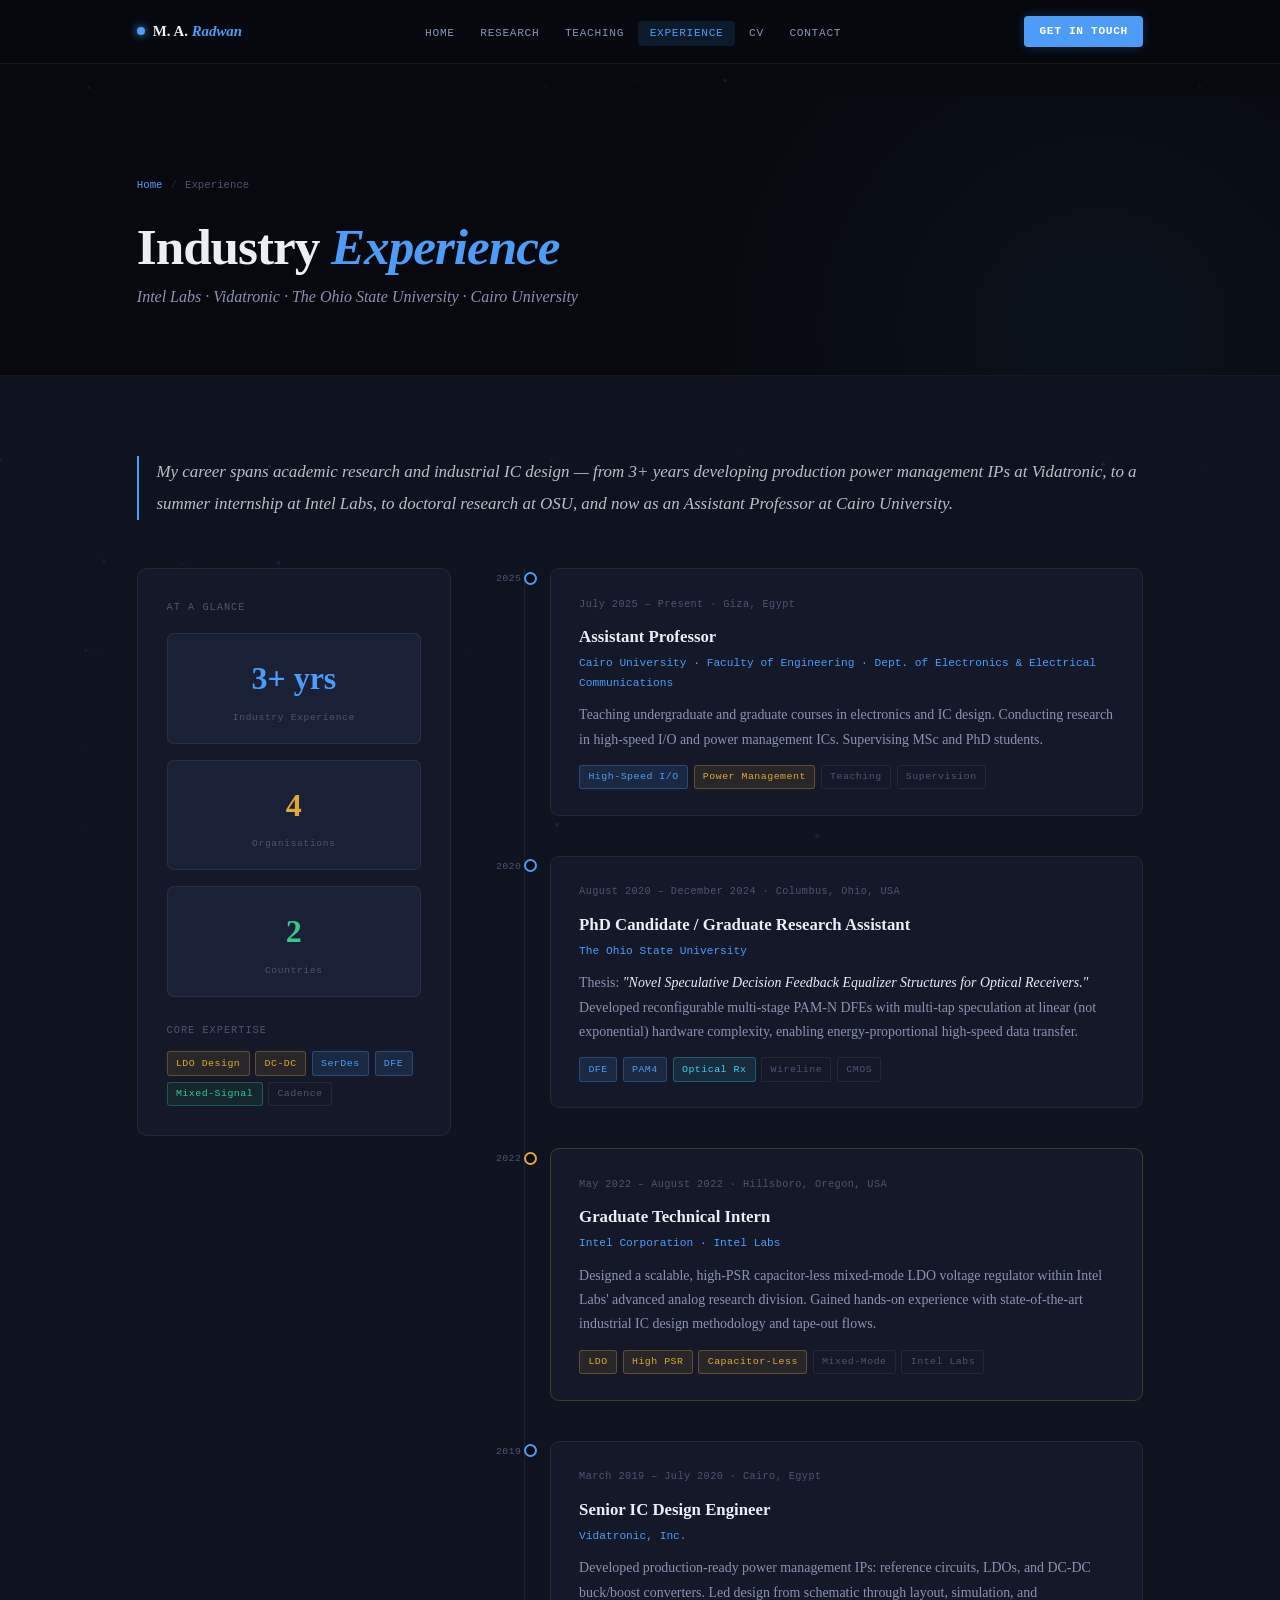
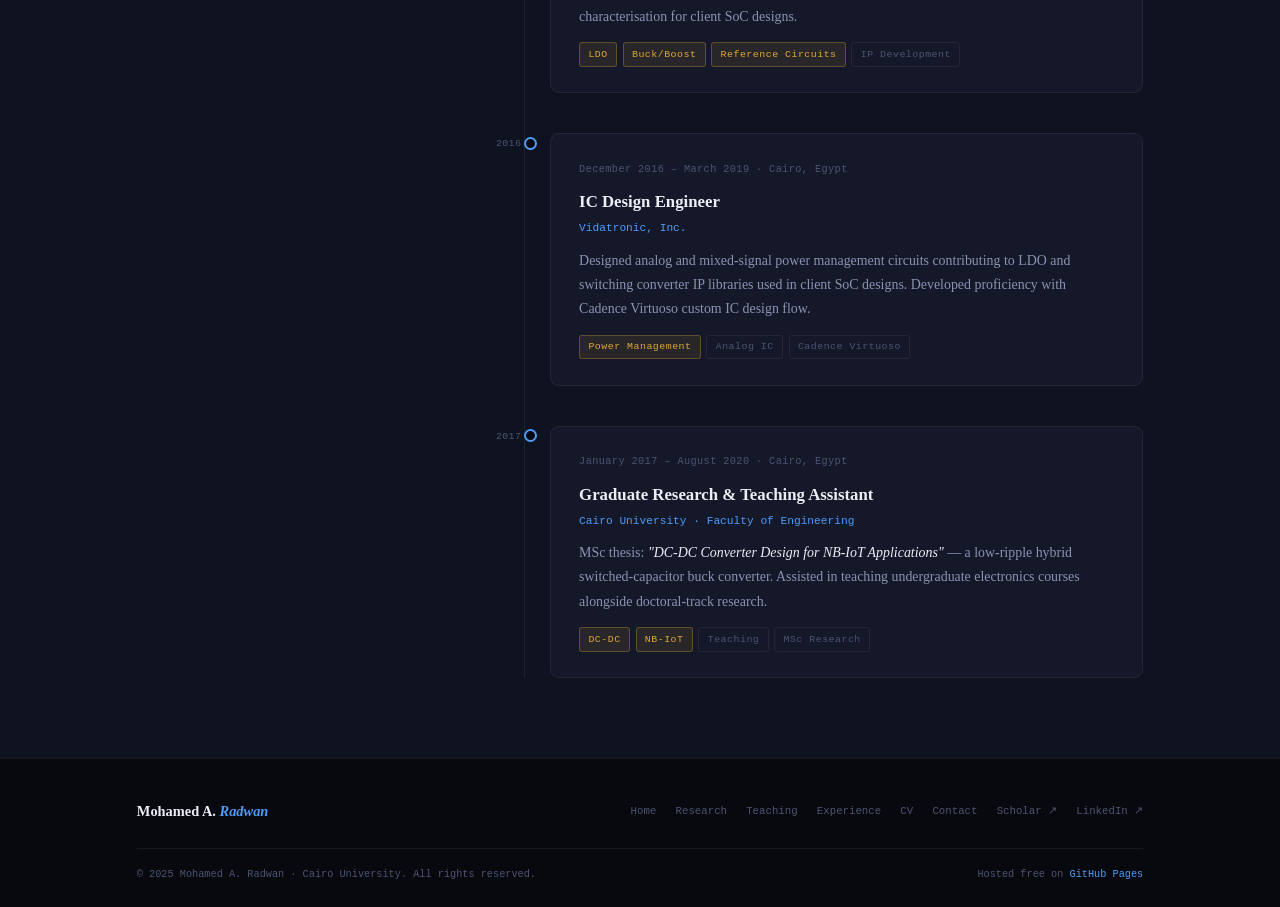
<file: experience.html>
<!DOCTYPE html>
<html lang="en">
<head>
<meta charset="UTF-8"/>
<meta name="viewport" content="width=device-width,initial-scale=1.0"/>
<meta name="description" content="Mohamed A. Radwan — Assistant Professor, Cairo University. PhD OSU 2024."/>
<title>Industry Experience | Mohamed A. Radwan</title>
<style>
*,*::before,*::after{margin:0;padding:0;box-sizing:border-box}
html{scroll-behavior:smooth}
body{font-family:Georgia,'Times New Roman',serif;background:#07090e;color:#eceef6;line-height:1.76;overflow-x:hidden;font-size:16px}
::selection{background:rgba(77,156,248,.28)}
::-webkit-scrollbar{width:4px}::-webkit-scrollbar-track{background:#07090e}::-webkit-scrollbar-thumb{background:#1a2036;border-radius:2px}::-webkit-scrollbar-thumb:hover{background:#4d9cf8}
a{color:inherit;text-decoration:none}
img{display:block;max-width:100%}

:root{
  --void:#07090e;--deep:#0b0e17;--layer:#0f1320;--surf:#141828;--raise:#1a2036;--lift:#20273f;
  --ink:#eceef6;--ink2:#8b93b2;--ink3:#4d5472;
  --blue:#4d9cf8;--blue-a:rgba(77,156,248,.12);--blue-g:rgba(77,156,248,.24);
  --cyan:#35d4f0;--cyan-a:rgba(53,212,240,.1);
  --gold:#e0a835;--gold-a:rgba(224,168,53,.1);
  --green:#35c98a;--vio:#9d7ae8;--red:#e05858;
  --border:rgba(255,255,255,.065);--border-b:rgba(77,156,248,.22);--border-g:rgba(210,158,50,.25);
  --fd:Georgia,'Times New Roman',serif;--fm:'Courier New',Courier,monospace;
  --nav:64px;--max:1160px;--gx:6%;
  --ease:cubic-bezier(.22,1,.36,1);
}

/* Layout */
.wrap{max-width:var(--max);margin:0 auto;padding:0 var(--gx)}
.page-body{padding-top:calc(var(--nav) + 2rem)}

/* Canvas */
#bgc{position:fixed;inset:0;z-index:0;pointer-events:none;opacity:.2}

/* Typography */
h1,h2,h3,h4{font-family:var(--fd);line-height:1.1}
h2{font-size:clamp(1.8rem,3vw,2.6rem);font-weight:700}
h3{font-size:1.15rem;font-weight:700}
.eyebrow{font-family:var(--fm);font-size:.67rem;letter-spacing:.16em;text-transform:uppercase;color:var(--blue);display:flex;align-items:center;gap:.6rem;margin-bottom:.8rem}
.eyebrow::before{content:'';width:20px;height:1px;background:var(--blue);flex-shrink:0}
.sec-head{margin-bottom:2.5rem}
.sec-sub{font-size:.96rem;color:var(--ink2);margin-top:.45rem;font-style:italic}
.page-intro{font-size:1.06rem;line-height:1.88;color:rgba(236,238,246,.78);border-left:2px solid var(--blue);padding-left:1.1rem;font-style:italic;margin-bottom:3rem}

/* Tags */
.tag{display:inline-flex;align-items:center;font-family:var(--fm);font-size:.62rem;letter-spacing:.05em;padding:.16rem .52rem;border-radius:3px;border:1px solid var(--border);color:var(--ink3)}
.t-b{border-color:rgba(77,156,248,.3);color:var(--blue);background:var(--blue-a)}
.t-c{border-color:rgba(53,212,240,.3);color:var(--cyan);background:var(--cyan-a)}
.t-g{border-color:rgba(224,168,53,.3);color:var(--gold);background:var(--gold-a)}
.t-n{border-color:rgba(53,201,138,.3);color:var(--green);background:rgba(53,201,138,.08)}
.t-v{border-color:rgba(157,122,232,.3);color:var(--vio);background:rgba(157,122,232,.08)}

/* Buttons */
.btn{display:inline-flex;align-items:center;gap:.5rem;font-family:var(--fd);font-size:.76rem;font-weight:700;letter-spacing:.07em;text-transform:uppercase;padding:.68rem 1.5rem;border-radius:3px;cursor:pointer;border:none;transition:all .22s var(--ease)}
.btn .x{display:inline-block;transition:transform .2s}
.btn:hover .x{transform:translateX(3px)}
.btn-blue{background:var(--blue);color:#fff;box-shadow:0 0 22px var(--blue-g)}
.btn-blue:hover{background:#3a8de0;transform:translateY(-1px)}
.btn-out{background:transparent;color:var(--ink);border:1.5px solid var(--border)}
.btn-out:hover{border-color:var(--blue);color:var(--blue)}
.btn-sm{padding:.44rem .95rem;font-size:.7rem}

/* Navigation */
.nav{position:fixed;top:0;left:0;width:100%;height:var(--nav);z-index:1000;background:rgba(7,9,14,.82);backdrop-filter:blur(20px) saturate(160%);border-bottom:1px solid var(--border);transition:background .3s,box-shadow .3s}
.nav.scrolled{background:rgba(7,9,14,.97);box-shadow:0 4px 40px rgba(0,0,0,.5)}
.nav-inner{height:100%;display:flex;align-items:center;justify-content:space-between;max-width:var(--max);margin:0 auto;padding:0 var(--gx);gap:1rem}
.brand{display:flex;align-items:center;gap:.5rem;font-family:var(--fd);font-size:.93rem;font-weight:700;flex-shrink:0}
.brand-dot{width:8px;height:8px;border-radius:50%;background:var(--blue);box-shadow:0 0 8px var(--blue);animation:blink 2.8s ease-in-out infinite}
@keyframes blink{0%,100%{opacity:1;box-shadow:0 0 8px var(--blue)}50%{opacity:.4;box-shadow:0 0 18px var(--cyan)}}
.brand em{color:var(--blue);font-style:italic}
.nav-links{display:flex;align-items:center;list-style:none;gap:.1rem}
.nav-link{padding:.38rem .75rem;border-radius:4px;font-family:var(--fm);font-size:.7rem;letter-spacing:.06em;text-transform:uppercase;color:var(--ink2);transition:color .18s,background .18s;white-space:nowrap}
.nav-link:hover,.nav-link.active{color:var(--blue);background:var(--blue-a)}
.nav-end{display:flex;align-items:center;gap:.6rem;flex-shrink:0}
.nav-cta{font-family:var(--fm);font-size:.7rem;font-weight:700;letter-spacing:.06em;text-transform:uppercase;padding:.38rem .95rem;border-radius:4px;background:var(--blue);color:#fff;box-shadow:0 0 12px var(--blue-g);transition:background .2s,transform .2s}
.nav-cta:hover{background:#3a8de0;transform:translateY(-1px)}
.ham{display:none;flex-direction:column;gap:5px;cursor:pointer;padding:7px;background:none;border:none}
.ham span{display:block;width:22px;height:1.5px;background:var(--ink);border-radius:1px;transition:all .28s var(--ease)}
.ham.open span:nth-child(1){transform:rotate(45deg) translate(4.5px,4.5px)}
.ham.open span:nth-child(2){opacity:0;transform:scaleX(0)}
.ham.open span:nth-child(3){transform:rotate(-45deg) translate(4.5px,-4.5px)}
.mob-nav{position:fixed;inset:0;top:var(--nav);background:rgba(7,9,14,.98);backdrop-filter:blur(20px);z-index:999;padding:2.2rem var(--gx);transform:translateX(100%);transition:transform .38s var(--ease);overflow-y:auto}
.mob-nav.open{transform:translateX(0)}
.mob-link{display:block;font-family:var(--fd);font-size:1.4rem;font-weight:700;color:var(--ink);padding:.75rem 0;border-bottom:1px solid var(--border);transition:color .18s}
.mob-link:hover,.mob-link.active{color:var(--blue)}

/* Page header (for sub-pages) */
.page-header{background:var(--void);padding:5rem 0 4rem;border-bottom:1px solid var(--border);position:relative;overflow:hidden}
.page-header::before{content:'';position:absolute;right:-10%;top:-20%;width:60vw;height:80vh;background:radial-gradient(ellipse at 60% 40%,rgba(77,156,248,.06),transparent 65%);pointer-events:none}
.page-header h1{font-size:clamp(2.2rem,4vw,3.8rem);font-weight:800;letter-spacing:-.02em;margin-bottom:.5rem}
.page-header h1 em{color:var(--blue);font-style:italic}
.page-header .sub{font-size:1rem;color:var(--ink2);font-style:italic;margin-top:.5rem}
.breadcrumb{display:flex;align-items:center;gap:.5rem;font-family:var(--fm);font-size:.67rem;color:var(--ink3);margin-bottom:1.5rem}
.breadcrumb a{color:var(--blue);transition:opacity .18s}
.breadcrumb a:hover{opacity:.75}
.breadcrumb .sep{opacity:.4}

/* Footer */
footer{background:var(--void);border-top:1px solid var(--border);padding:2.5rem 0 1.5rem;position:relative;z-index:1}
.footer-inner{max-width:var(--max);margin:0 auto;padding:0 var(--gx);display:flex;justify-content:space-between;align-items:center;flex-wrap:wrap;gap:1rem}
.footer-brand{font-family:var(--fd);font-size:.9rem;font-weight:700}
.footer-brand em{color:var(--blue);font-style:italic}
.footer-links{display:flex;gap:1.2rem;flex-wrap:wrap}
.footer-links a{font-family:var(--fm);font-size:.67rem;color:var(--ink3);transition:color .18s}
.footer-links a:hover{color:var(--blue)}
.footer-copy{width:100%;font-family:var(--fm);font-size:.64rem;color:var(--ink3);border-top:1px solid var(--border);padding-top:1rem;margin-top:.5rem;display:flex;justify-content:space-between;flex-wrap:wrap;gap:.5rem}
.footer-copy a{color:var(--blue)}

/* Shared card styles */
.card{background:var(--surf);border:1px solid var(--border);border-radius:9px;transition:border-color .22s,transform .22s}
.card:hover{border-color:var(--border-b)}

/* Animations */
@keyframes fadeUp{from{opacity:0;transform:translateY(20px)}to{opacity:1;transform:none}}
.rv{animation:fadeUp .65s var(--ease) both}
.d1{animation-delay:.08s}.d2{animation-delay:.16s}.d3{animation-delay:.24s}.d4{animation-delay:.32s}.d5{animation-delay:.4s}

/* Back to top */
.btt{position:fixed;bottom:1.8rem;right:1.8rem;width:40px;height:40px;border-radius:50%;background:var(--blue);color:#fff;border:none;font-size:1rem;cursor:pointer;z-index:500;display:flex;align-items:center;justify-content:center;box-shadow:0 4px 18px var(--blue-g);opacity:0;transform:translateY(8px);transition:opacity .3s,transform .3s;pointer-events:none}
.btt.show{opacity:1;transform:none;pointer-events:all}
.btt:hover{background:#3a8de0;transform:translateY(-2px)!important}

@media(max-width:768px){
  .nav-links,.nav-end{display:none}
  .ham{display:flex}
  h2{font-size:1.75rem}
}

.timeline{display:flex;flex-direction:column;gap:0;position:relative;padding-left:2.2rem}
.timeline::before{content:'';position:absolute;left:.55rem;top:0;bottom:0;width:1px;background:var(--border)}
.tl-entry{position:relative;padding-bottom:2.5rem}
.tl-entry:last-child{padding-bottom:0}
.tl-dot{position:absolute;left:-1.65rem;top:.22rem;width:13px;height:13px;border-radius:50%;background:var(--void);border:2px solid var(--blue);z-index:1;transition:background .2s,box-shadow .2s}
.tl-entry:hover .tl-dot{background:var(--blue);box-shadow:0 0 10px var(--blue-g)}
.tl-card{background:var(--surf);border:1px solid var(--border);border-radius:9px;padding:1.6rem 1.75rem;transition:border-color .22s}
.tl-card:hover{border-color:var(--border-b)}
.tl-card.gold{border-color:var(--border-g)}
.tl-card.gold:hover{border-color:var(--gold)}
.tl-period{font-family:var(--fm);font-size:.64rem;color:var(--ink3);margin-bottom:.6rem;letter-spacing:.04em}
.tl-role{font-family:var(--fd);font-size:1.05rem;font-weight:700;margin-bottom:.15rem}
.tl-org{font-family:var(--fm);font-size:.7rem;color:var(--blue);margin-bottom:.6rem}
.tl-desc{font-size:.87rem;color:var(--ink2);line-height:1.75;margin-bottom:.8rem}
.tl-desc em{color:var(--ink);font-style:italic}
.tl-tags{display:flex;flex-wrap:wrap;gap:.35rem}
.tl-year-label{position:absolute;left:-4.8rem;top:.12rem;font-family:var(--fm);font-size:.62rem;color:var(--ink3);text-align:right;width:3rem;letter-spacing:.04em}

@media(max-width:640px){.timeline{padding-left:1.5rem}.tl-year-label{display:none}}
</style>
</head>
<body>
<canvas id="bgc" aria-hidden="true"></canvas>

<nav class="nav" id="mainNav">
  <div class="nav-inner">
    <a href="index.html" class="brand"><span class="brand-dot"></span><span>M. A. <em>Radwan</em></span></a>
    <ul class="nav-links">
      <li><a class="nav-link " href="index.html">Home</a></li>
      <li><a class="nav-link " href="research.html">Research</a></li>
      <li><a class="nav-link " href="teaching.html">Teaching</a></li>
      <li><a class="nav-link active" href="experience.html">Experience</a></li>
      <li><a class="nav-link " href="cv.html">CV</a></li>
      <li><a class="nav-link " href="contact.html">Contact</a></li>
    </ul>
    <div class="nav-end">
      <a href="contact.html" class="nav-cta">Get in Touch</a>
    </div>
    <button class="ham" id="hamBtn" aria-label="Menu"><span></span><span></span><span></span></button>
  </div>
</nav>
<div class="mob-nav" id="mobNav">
  <a class="mob-link " href="index.html">Home</a>
  <a class="mob-link " href="research.html">Research</a>
  <a class="mob-link " href="teaching.html">Teaching</a>
  <a class="mob-link active" href="experience.html">Experience</a>
  <a class="mob-link " href="cv.html">CV</a>
  <a class="mob-link " href="contact.html">Contact</a>
</div>

<div class="page-body">
<div class="page-header">
  <div class="wrap">
    <div class="breadcrumb rv"><a href="index.html">Home</a><span class="sep">/</span><span>Experience</span></div>
    <h1 class="rv d1">Industry <em>Experience</em></h1>
    <p class="sub rv d2">Intel Labs · Vidatronic · The Ohio State University · Cairo University</p>
  </div>
</div>

<section style="background:var(--layer);padding:5rem 0">
  <div class="wrap">
    <p class="page-intro rv">My career spans academic research and industrial IC design — from 3+ years developing production power management IPs at Vidatronic, to a summer internship at Intel Labs, to doctoral research at OSU, and now as an Assistant Professor at Cairo University.</p>

    <div style="display:grid;grid-template-columns:1fr 2fr;gap:4rem;align-items:start">
      <div class="rv">
        <div style="background:var(--surf);border:1px solid var(--border);border-radius:10px;padding:1.8rem;position:sticky;top:84px">
          <div style="font-family:var(--fm);font-size:.64rem;letter-spacing:.1em;text-transform:uppercase;color:var(--ink3);margin-bottom:1.1rem">At a Glance</div>
          <div style="display:flex;flex-direction:column;gap:1rem">
            <div style="text-align:center;padding:1rem;background:var(--raise);border-radius:7px;border:1px solid var(--border)">
              <div style="font-family:var(--fd);font-size:2rem;font-weight:800;color:var(--blue)" data-count="3" data-suf="+ yrs">0</div>
              <div style="font-family:var(--fm);font-size:.6rem;color:var(--ink3);letter-spacing:.07em;margin-top:.2rem">Industry Experience</div>
            </div>
            <div style="text-align:center;padding:1rem;background:var(--raise);border-radius:7px;border:1px solid var(--border)">
              <div style="font-family:var(--fd);font-size:2rem;font-weight:800;color:var(--gold)" data-count="4" data-suf="">0</div>
              <div style="font-family:var(--fm);font-size:.6rem;color:var(--ink3);letter-spacing:.07em;margin-top:.2rem">Organisations</div>
            </div>
            <div style="text-align:center;padding:1rem;background:var(--raise);border-radius:7px;border:1px solid var(--border)">
              <div style="font-family:var(--fd);font-size:2rem;font-weight:800;color:var(--green)" data-count="2" data-suf="">0</div>
              <div style="font-family:var(--fm);font-size:.6rem;color:var(--ink3);letter-spacing:.07em;margin-top:.2rem">Countries</div>
            </div>
          </div>
          <div style="margin-top:1.5rem;display:flex;flex-direction:column;gap:.5rem">
            <div style="font-family:var(--fm);font-size:.64rem;letter-spacing:.1em;text-transform:uppercase;color:var(--ink3);margin-bottom:.3rem">Core Expertise</div>
            <div style="display:flex;flex-wrap:wrap;gap:.35rem">
              <span class="tag t-g">LDO Design</span><span class="tag t-g">DC-DC</span><span class="tag t-b">SerDes</span><span class="tag t-b">DFE</span><span class="tag t-n">Mixed-Signal</span><span class="tag">Cadence</span>
            </div>
          </div>
        </div>
      </div>

      <div class="timeline rv d1">
        <div class="tl-entry">
          <div class="tl-dot"></div>
          <span class="tl-year-label">2025</span>
          <div class="tl-card">
            <div class="tl-period">July 2025 – Present · Giza, Egypt</div>
            <div class="tl-role">Assistant Professor</div>
            <div class="tl-org">Cairo University · Faculty of Engineering · Dept. of Electronics &amp; Electrical Communications</div>
            <p class="tl-desc">Teaching undergraduate and graduate courses in electronics and IC design. Conducting research in high-speed I/O and power management ICs. Supervising MSc and PhD students.</p>
            <div class="tl-tags"><span class="tag t-b">High-Speed I/O</span><span class="tag t-g">Power Management</span><span class="tag">Teaching</span><span class="tag">Supervision</span></div>
          </div>
        </div>
        <div class="tl-entry">
          <div class="tl-dot"></div>
          <span class="tl-year-label">2020</span>
          <div class="tl-card">
            <div class="tl-period">August 2020 – December 2024 · Columbus, Ohio, USA</div>
            <div class="tl-role">PhD Candidate / Graduate Research Assistant</div>
            <div class="tl-org">The Ohio State University</div>
            <p class="tl-desc">Thesis: <em>"Novel Speculative Decision Feedback Equalizer Structures for Optical Receivers."</em> Developed reconfigurable multi-stage PAM-N DFEs with multi-tap speculation at linear (not exponential) hardware complexity, enabling energy-proportional high-speed data transfer.</p>
            <div class="tl-tags"><span class="tag t-b">DFE</span><span class="tag t-b">PAM4</span><span class="tag t-c">Optical Rx</span><span class="tag">Wireline</span><span class="tag">CMOS</span></div>
          </div>
        </div>
        <div class="tl-entry">
          <div class="tl-dot" style="border-color:var(--gold)"></div>
          <span class="tl-year-label">2022</span>
          <div class="tl-card gold">
            <div class="tl-period">May 2022 – August 2022 · Hillsboro, Oregon, USA</div>
            <div class="tl-role">Graduate Technical Intern</div>
            <div class="tl-org">Intel Corporation · Intel Labs</div>
            <p class="tl-desc">Designed a scalable, high-PSR capacitor-less mixed-mode LDO voltage regulator within Intel Labs' advanced analog research division. Gained hands-on experience with state-of-the-art industrial IC design methodology and tape-out flows.</p>
            <div class="tl-tags"><span class="tag t-g">LDO</span><span class="tag t-g">High PSR</span><span class="tag t-g">Capacitor-Less</span><span class="tag">Mixed-Mode</span><span class="tag">Intel Labs</span></div>
          </div>
        </div>
        <div class="tl-entry">
          <div class="tl-dot"></div>
          <span class="tl-year-label">2019</span>
          <div class="tl-card">
            <div class="tl-period">March 2019 – July 2020 · Cairo, Egypt</div>
            <div class="tl-role">Senior IC Design Engineer</div>
            <div class="tl-org">Vidatronic, Inc.</div>
            <p class="tl-desc">Developed production-ready power management IPs: reference circuits, LDOs, and DC-DC buck/boost converters. Led design from schematic through layout, simulation, and characterisation for client SoC designs.</p>
            <div class="tl-tags"><span class="tag t-g">LDO</span><span class="tag t-g">Buck/Boost</span><span class="tag t-g">Reference Circuits</span><span class="tag">IP Development</span></div>
          </div>
        </div>
        <div class="tl-entry">
          <div class="tl-dot"></div>
          <span class="tl-year-label">2016</span>
          <div class="tl-card">
            <div class="tl-period">December 2016 – March 2019 · Cairo, Egypt</div>
            <div class="tl-role">IC Design Engineer</div>
            <div class="tl-org">Vidatronic, Inc.</div>
            <p class="tl-desc">Designed analog and mixed-signal power management circuits contributing to LDO and switching converter IP libraries used in client SoC designs. Developed proficiency with Cadence Virtuoso custom IC design flow.</p>
            <div class="tl-tags"><span class="tag t-g">Power Management</span><span class="tag">Analog IC</span><span class="tag">Cadence Virtuoso</span></div>
          </div>
        </div>
        <div class="tl-entry">
          <div class="tl-dot"></div>
          <span class="tl-year-label">2017</span>
          <div class="tl-card">
            <div class="tl-period">January 2017 – August 2020 · Cairo, Egypt</div>
            <div class="tl-role">Graduate Research &amp; Teaching Assistant</div>
            <div class="tl-org">Cairo University · Faculty of Engineering</div>
            <p class="tl-desc">MSc thesis: <em>"DC-DC Converter Design for NB-IoT Applications"</em> — a low-ripple hybrid switched-capacitor buck converter. Assisted in teaching undergraduate electronics courses alongside doctoral-track research.</p>
            <div class="tl-tags"><span class="tag t-g">DC-DC</span><span class="tag t-g">NB-IoT</span><span class="tag">Teaching</span><span class="tag">MSc Research</span></div>
          </div>
        </div>
      </div>
    </div>
  </div>
</section>
</div>


<footer>
  <div class="footer-inner">
    <div class="footer-brand">Mohamed A. <em>Radwan</em></div>
    <div class="footer-links">
      <a href="index.html">Home</a>
      <a href="research.html">Research</a>
      <a href="teaching.html">Teaching</a>
      <a href="experience.html">Experience</a>
      <a href="cv.html">CV</a>
      <a href="contact.html">Contact</a>
      <a href="https://scholar.google.com/citations?user=4_8PPb0AAAAJ&hl=en" target="_blank">Scholar ↗</a>
      <a href="https://www.linkedin.com/in/mohamed-a-radwan-8b4334270" target="_blank">LinkedIn ↗</a>
    </div>
    <div class="footer-copy">
      <span>© 2025 Mohamed A. Radwan · Cairo University. All rights reserved.</span>
      <span>Hosted free on <a href="https://pages.github.com" target="_blank">GitHub Pages</a></span>
    </div>
  </div>
</footer>
<button class="btt" id="btt" onclick="window.scrollTo({top:0,behavior:'smooth'})">↑</button>
<script>
(function(){
  /* Canvas */
  var cv=document.getElementById('bgc');
  if(cv){
    var ctx=cv.getContext('2d'),W,H,nodes=[],edges=[];
    function resize(){W=cv.width=window.innerWidth;H=cv.height=window.innerHeight;build()}
    function build(){
      nodes=[];edges=[];
      var c=Math.floor(W/92)+1,r=Math.floor(H/92)+1;
      for(var i=0;i<c;i++)for(var j=0;j<r;j++)
        if(Math.random()>.54)nodes.push({x:i*92+(Math.random()-.5)*24,y:j*92+(Math.random()-.5)*24,r:Math.random()*1.6+.6,ph:Math.random()*6.28,sp:.01+Math.random()*.014});
      for(var a=0;a<nodes.length;a++){
        var nr=[];
        for(var b=0;b<nodes.length;b++){if(a===b)continue;var d=Math.hypot(nodes[b].x-nodes[a].x,nodes[b].y-nodes[a].y);if(d<150)nr.push({j:b,d:d})}
        nr.sort(function(x,y){return x.d-y.d}).slice(0,2).forEach(function(n){
          var k=[a,n.j].sort().join('-');if(!edges.find(function(e){return e.k===k}))edges.push({k:k,a:a,b:n.j});
        });
      }
    }
    var t=0;
    function draw(){
      ctx.clearRect(0,0,W,H);t+=.007;
      edges.forEach(function(e){var na=nodes[e.a],nb=nodes[e.b];if(!na||!nb)return;var d=Math.hypot(nb.x-na.x,nb.y-na.y),al=Math.max(0,(150-d)/150)*.3;ctx.beginPath();ctx.moveTo(na.x,na.y);ctx.lineTo(na.x,nb.y);ctx.lineTo(nb.x,nb.y);ctx.strokeStyle='rgba(77,156,248,'+al+')';ctx.lineWidth=.5;ctx.stroke()});
      nodes.forEach(function(n){n.ph+=n.sp;var g=.5+.5*Math.sin(n.ph);ctx.beginPath();ctx.arc(n.x,n.y,n.r,0,6.28);ctx.fillStyle='rgba(77,156,248,'+(0.18+g*.45)+')';ctx.fill()});
      if(edges.length){var ei=Math.floor(t*.4*13)%edges.length,e=edges[ei];if(e){var na=nodes[e.a],nb=nodes[e.b];if(na&&nb){var p=(t*.4*13)%1,px=na.x+(nb.x-na.x)*p,py=na.y+(nb.y-na.y)*p,gr=ctx.createRadialGradient(px,py,0,px,py,6);gr.addColorStop(0,'rgba(53,212,240,.75)');gr.addColorStop(1,'rgba(53,212,240,0)');ctx.beginPath();ctx.arc(px,py,5,0,6.28);ctx.fillStyle=gr;ctx.fill()}}}
      requestAnimationFrame(draw);
    }
    window.addEventListener('resize',resize,{passive:true});resize();draw();
  }

  /* Nav */
  var nav=document.getElementById('mainNav');
  if(nav){window.addEventListener('scroll',function(){nav.classList.toggle('scrolled',scrollY>50)},{passive:true});}

  /* Hamburger */
  var ham=document.getElementById('hamBtn'),mob=document.getElementById('mobNav');
  if(ham&&mob){
    ham.addEventListener('click',function(){var op=ham.classList.toggle('open');mob.classList.toggle('open',op);document.body.style.overflow=op?'hidden':''});
    mob.querySelectorAll('a').forEach(function(a){a.addEventListener('click',function(){ham.classList.remove('open');mob.classList.remove('open');document.body.style.overflow=''})});
  }

  /* Counters */
  document.querySelectorAll('[data-count]').forEach(function(el){
    var ob=new IntersectionObserver(function(en){
      if(!en[0].isIntersecting)return;
      var tgt=parseInt(el.dataset.count),suf=el.dataset.suf||'',v=0,step=Math.max(1,Math.ceil(tgt/40));
      var iv=setInterval(function(){v=Math.min(v+step,tgt);el.textContent=v+suf;if(v>=tgt)clearInterval(iv)},28);
      ob.disconnect();
    },{threshold:.6});
    ob.observe(el);
  });

  /* Back to top */
  var btt=document.getElementById('btt');
  if(btt){window.addEventListener('scroll',function(){btt.classList.toggle('show',scrollY>400)},{passive:true});}

  /* Smooth scroll */
  document.querySelectorAll('a[href^="#"]').forEach(function(a){
    a.addEventListener('click',function(e){
      var id=a.getAttribute('href').slice(1),tgt=document.getElementById(id);
      if(!tgt)return;e.preventDefault();
      window.scrollTo({top:tgt.offsetTop-(parseInt(getComputedStyle(document.documentElement).getPropertyValue('--nav'))||64)+8,behavior:'smooth'});
    });
  });

  /* Contact form */
  var frm=document.getElementById('cform'),sbtn=document.getElementById('sendBtn');
  if(frm)frm.addEventListener('submit',function(e){e.preventDefault();var o=sbtn.innerHTML;sbtn.innerHTML='Sent ✓';sbtn.style.background='#2a9e6a';sbtn.disabled=true;setTimeout(function(){sbtn.innerHTML=o;sbtn.style.background='';sbtn.disabled=false;frm.reset()},4000)});
})();
</script>
</body>
</html>
</file>
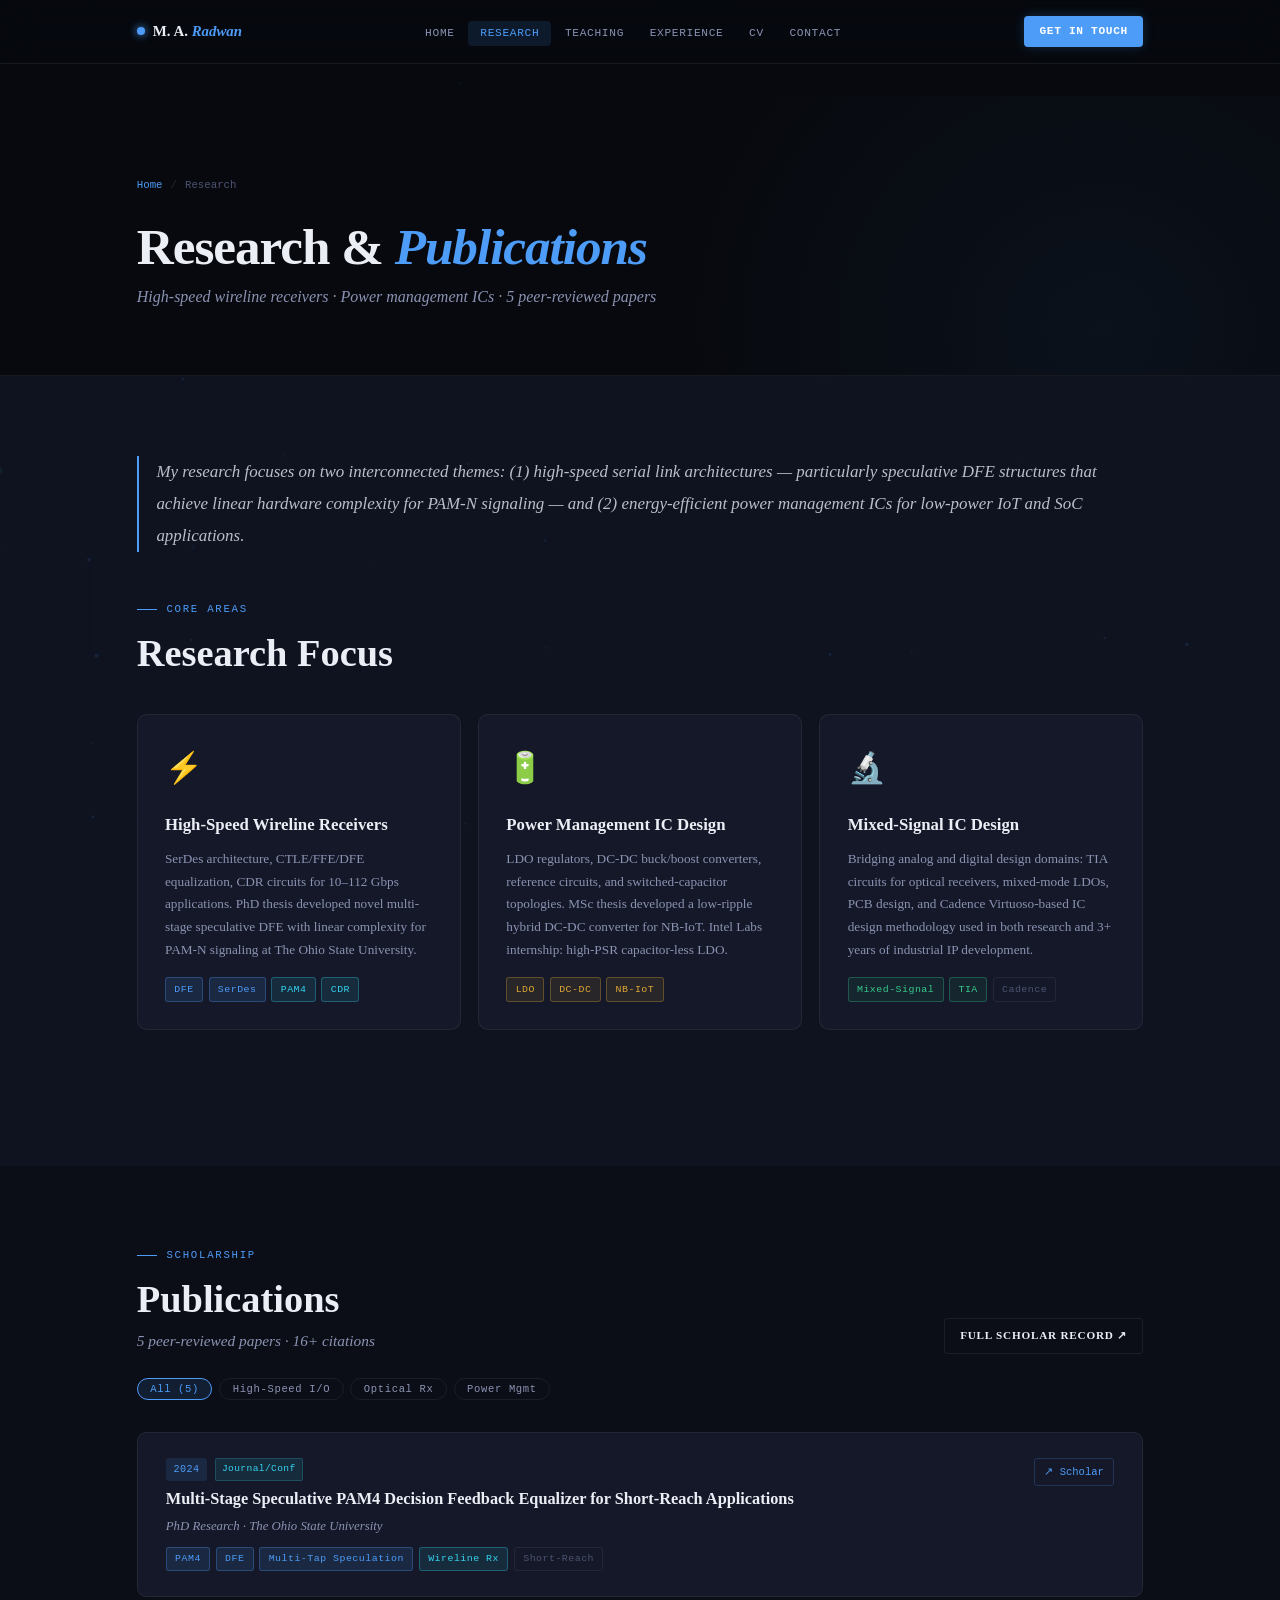
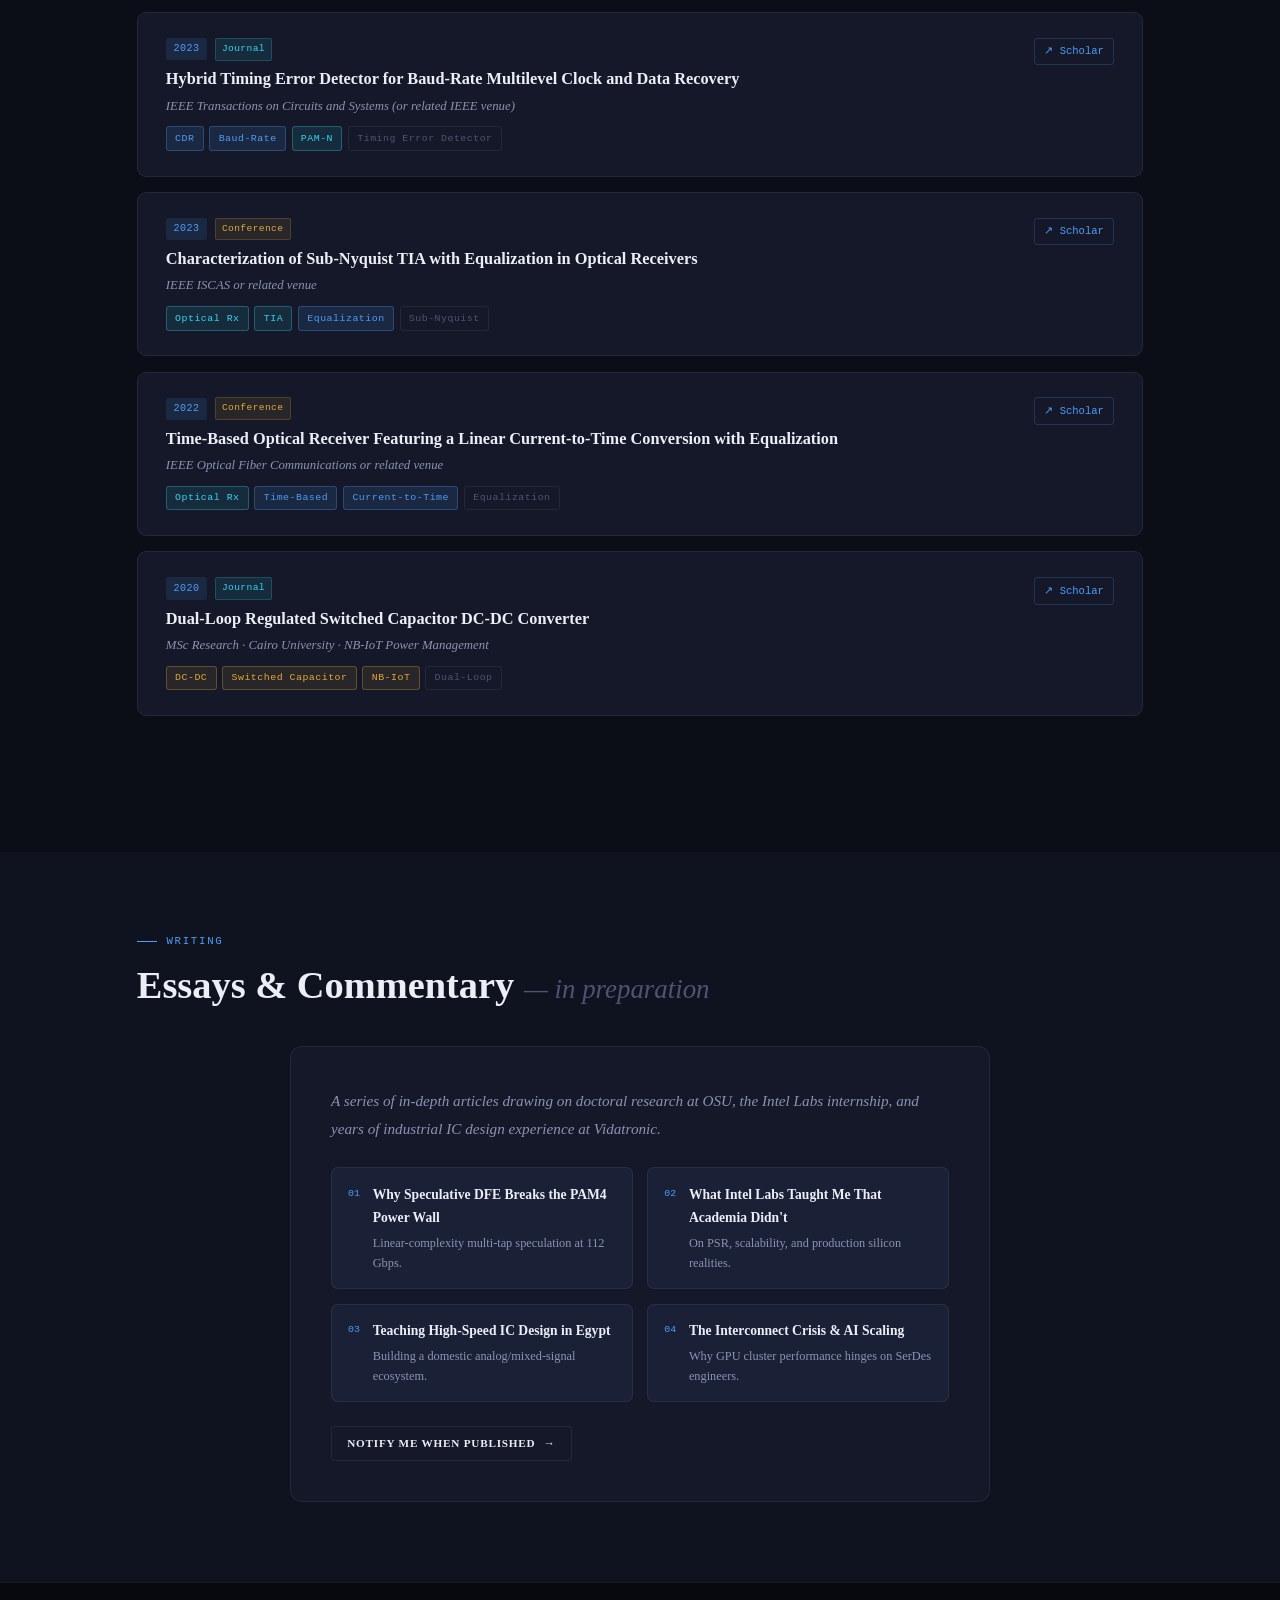
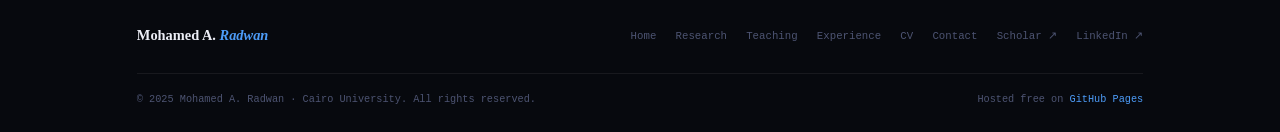
<file: research.html>
<!DOCTYPE html>
<html lang="en">
<head>
<meta charset="UTF-8"/>
<meta name="viewport" content="width=device-width,initial-scale=1.0"/>
<meta name="description" content="Mohamed A. Radwan — Assistant Professor, Cairo University. PhD OSU 2024."/>
<title>Research & Publications | Mohamed A. Radwan</title>
<style>
*,*::before,*::after{margin:0;padding:0;box-sizing:border-box}
html{scroll-behavior:smooth}
body{font-family:Georgia,'Times New Roman',serif;background:#07090e;color:#eceef6;line-height:1.76;overflow-x:hidden;font-size:16px}
::selection{background:rgba(77,156,248,.28)}
::-webkit-scrollbar{width:4px}::-webkit-scrollbar-track{background:#07090e}::-webkit-scrollbar-thumb{background:#1a2036;border-radius:2px}::-webkit-scrollbar-thumb:hover{background:#4d9cf8}
a{color:inherit;text-decoration:none}
img{display:block;max-width:100%}

:root{
  --void:#07090e;--deep:#0b0e17;--layer:#0f1320;--surf:#141828;--raise:#1a2036;--lift:#20273f;
  --ink:#eceef6;--ink2:#8b93b2;--ink3:#4d5472;
  --blue:#4d9cf8;--blue-a:rgba(77,156,248,.12);--blue-g:rgba(77,156,248,.24);
  --cyan:#35d4f0;--cyan-a:rgba(53,212,240,.1);
  --gold:#e0a835;--gold-a:rgba(224,168,53,.1);
  --green:#35c98a;--vio:#9d7ae8;--red:#e05858;
  --border:rgba(255,255,255,.065);--border-b:rgba(77,156,248,.22);--border-g:rgba(210,158,50,.25);
  --fd:Georgia,'Times New Roman',serif;--fm:'Courier New',Courier,monospace;
  --nav:64px;--max:1160px;--gx:6%;
  --ease:cubic-bezier(.22,1,.36,1);
}

/* Layout */
.wrap{max-width:var(--max);margin:0 auto;padding:0 var(--gx)}
.page-body{padding-top:calc(var(--nav) + 2rem)}

/* Canvas */
#bgc{position:fixed;inset:0;z-index:0;pointer-events:none;opacity:.2}

/* Typography */
h1,h2,h3,h4{font-family:var(--fd);line-height:1.1}
h2{font-size:clamp(1.8rem,3vw,2.6rem);font-weight:700}
h3{font-size:1.15rem;font-weight:700}
.eyebrow{font-family:var(--fm);font-size:.67rem;letter-spacing:.16em;text-transform:uppercase;color:var(--blue);display:flex;align-items:center;gap:.6rem;margin-bottom:.8rem}
.eyebrow::before{content:'';width:20px;height:1px;background:var(--blue);flex-shrink:0}
.sec-head{margin-bottom:2.5rem}
.sec-sub{font-size:.96rem;color:var(--ink2);margin-top:.45rem;font-style:italic}
.page-intro{font-size:1.06rem;line-height:1.88;color:rgba(236,238,246,.78);border-left:2px solid var(--blue);padding-left:1.1rem;font-style:italic;margin-bottom:3rem}

/* Tags */
.tag{display:inline-flex;align-items:center;font-family:var(--fm);font-size:.62rem;letter-spacing:.05em;padding:.16rem .52rem;border-radius:3px;border:1px solid var(--border);color:var(--ink3)}
.t-b{border-color:rgba(77,156,248,.3);color:var(--blue);background:var(--blue-a)}
.t-c{border-color:rgba(53,212,240,.3);color:var(--cyan);background:var(--cyan-a)}
.t-g{border-color:rgba(224,168,53,.3);color:var(--gold);background:var(--gold-a)}
.t-n{border-color:rgba(53,201,138,.3);color:var(--green);background:rgba(53,201,138,.08)}
.t-v{border-color:rgba(157,122,232,.3);color:var(--vio);background:rgba(157,122,232,.08)}

/* Buttons */
.btn{display:inline-flex;align-items:center;gap:.5rem;font-family:var(--fd);font-size:.76rem;font-weight:700;letter-spacing:.07em;text-transform:uppercase;padding:.68rem 1.5rem;border-radius:3px;cursor:pointer;border:none;transition:all .22s var(--ease)}
.btn .x{display:inline-block;transition:transform .2s}
.btn:hover .x{transform:translateX(3px)}
.btn-blue{background:var(--blue);color:#fff;box-shadow:0 0 22px var(--blue-g)}
.btn-blue:hover{background:#3a8de0;transform:translateY(-1px)}
.btn-out{background:transparent;color:var(--ink);border:1.5px solid var(--border)}
.btn-out:hover{border-color:var(--blue);color:var(--blue)}
.btn-sm{padding:.44rem .95rem;font-size:.7rem}

/* Navigation */
.nav{position:fixed;top:0;left:0;width:100%;height:var(--nav);z-index:1000;background:rgba(7,9,14,.82);backdrop-filter:blur(20px) saturate(160%);border-bottom:1px solid var(--border);transition:background .3s,box-shadow .3s}
.nav.scrolled{background:rgba(7,9,14,.97);box-shadow:0 4px 40px rgba(0,0,0,.5)}
.nav-inner{height:100%;display:flex;align-items:center;justify-content:space-between;max-width:var(--max);margin:0 auto;padding:0 var(--gx);gap:1rem}
.brand{display:flex;align-items:center;gap:.5rem;font-family:var(--fd);font-size:.93rem;font-weight:700;flex-shrink:0}
.brand-dot{width:8px;height:8px;border-radius:50%;background:var(--blue);box-shadow:0 0 8px var(--blue);animation:blink 2.8s ease-in-out infinite}
@keyframes blink{0%,100%{opacity:1;box-shadow:0 0 8px var(--blue)}50%{opacity:.4;box-shadow:0 0 18px var(--cyan)}}
.brand em{color:var(--blue);font-style:italic}
.nav-links{display:flex;align-items:center;list-style:none;gap:.1rem}
.nav-link{padding:.38rem .75rem;border-radius:4px;font-family:var(--fm);font-size:.7rem;letter-spacing:.06em;text-transform:uppercase;color:var(--ink2);transition:color .18s,background .18s;white-space:nowrap}
.nav-link:hover,.nav-link.active{color:var(--blue);background:var(--blue-a)}
.nav-end{display:flex;align-items:center;gap:.6rem;flex-shrink:0}
.nav-cta{font-family:var(--fm);font-size:.7rem;font-weight:700;letter-spacing:.06em;text-transform:uppercase;padding:.38rem .95rem;border-radius:4px;background:var(--blue);color:#fff;box-shadow:0 0 12px var(--blue-g);transition:background .2s,transform .2s}
.nav-cta:hover{background:#3a8de0;transform:translateY(-1px)}
.ham{display:none;flex-direction:column;gap:5px;cursor:pointer;padding:7px;background:none;border:none}
.ham span{display:block;width:22px;height:1.5px;background:var(--ink);border-radius:1px;transition:all .28s var(--ease)}
.ham.open span:nth-child(1){transform:rotate(45deg) translate(4.5px,4.5px)}
.ham.open span:nth-child(2){opacity:0;transform:scaleX(0)}
.ham.open span:nth-child(3){transform:rotate(-45deg) translate(4.5px,-4.5px)}
.mob-nav{position:fixed;inset:0;top:var(--nav);background:rgba(7,9,14,.98);backdrop-filter:blur(20px);z-index:999;padding:2.2rem var(--gx);transform:translateX(100%);transition:transform .38s var(--ease);overflow-y:auto}
.mob-nav.open{transform:translateX(0)}
.mob-link{display:block;font-family:var(--fd);font-size:1.4rem;font-weight:700;color:var(--ink);padding:.75rem 0;border-bottom:1px solid var(--border);transition:color .18s}
.mob-link:hover,.mob-link.active{color:var(--blue)}

/* Page header (for sub-pages) */
.page-header{background:var(--void);padding:5rem 0 4rem;border-bottom:1px solid var(--border);position:relative;overflow:hidden}
.page-header::before{content:'';position:absolute;right:-10%;top:-20%;width:60vw;height:80vh;background:radial-gradient(ellipse at 60% 40%,rgba(77,156,248,.06),transparent 65%);pointer-events:none}
.page-header h1{font-size:clamp(2.2rem,4vw,3.8rem);font-weight:800;letter-spacing:-.02em;margin-bottom:.5rem}
.page-header h1 em{color:var(--blue);font-style:italic}
.page-header .sub{font-size:1rem;color:var(--ink2);font-style:italic;margin-top:.5rem}
.breadcrumb{display:flex;align-items:center;gap:.5rem;font-family:var(--fm);font-size:.67rem;color:var(--ink3);margin-bottom:1.5rem}
.breadcrumb a{color:var(--blue);transition:opacity .18s}
.breadcrumb a:hover{opacity:.75}
.breadcrumb .sep{opacity:.4}

/* Footer */
footer{background:var(--void);border-top:1px solid var(--border);padding:2.5rem 0 1.5rem;position:relative;z-index:1}
.footer-inner{max-width:var(--max);margin:0 auto;padding:0 var(--gx);display:flex;justify-content:space-between;align-items:center;flex-wrap:wrap;gap:1rem}
.footer-brand{font-family:var(--fd);font-size:.9rem;font-weight:700}
.footer-brand em{color:var(--blue);font-style:italic}
.footer-links{display:flex;gap:1.2rem;flex-wrap:wrap}
.footer-links a{font-family:var(--fm);font-size:.67rem;color:var(--ink3);transition:color .18s}
.footer-links a:hover{color:var(--blue)}
.footer-copy{width:100%;font-family:var(--fm);font-size:.64rem;color:var(--ink3);border-top:1px solid var(--border);padding-top:1rem;margin-top:.5rem;display:flex;justify-content:space-between;flex-wrap:wrap;gap:.5rem}
.footer-copy a{color:var(--blue)}

/* Shared card styles */
.card{background:var(--surf);border:1px solid var(--border);border-radius:9px;transition:border-color .22s,transform .22s}
.card:hover{border-color:var(--border-b)}

/* Animations */
@keyframes fadeUp{from{opacity:0;transform:translateY(20px)}to{opacity:1;transform:none}}
.rv{animation:fadeUp .65s var(--ease) both}
.d1{animation-delay:.08s}.d2{animation-delay:.16s}.d3{animation-delay:.24s}.d4{animation-delay:.32s}.d5{animation-delay:.4s}

/* Back to top */
.btt{position:fixed;bottom:1.8rem;right:1.8rem;width:40px;height:40px;border-radius:50%;background:var(--blue);color:#fff;border:none;font-size:1rem;cursor:pointer;z-index:500;display:flex;align-items:center;justify-content:center;box-shadow:0 4px 18px var(--blue-g);opacity:0;transform:translateY(8px);transition:opacity .3s,transform .3s;pointer-events:none}
.btt.show{opacity:1;transform:none;pointer-events:all}
.btt:hover{background:#3a8de0;transform:translateY(-2px)!important}

@media(max-width:768px){
  .nav-links,.nav-end{display:none}
  .ham{display:flex}
  h2{font-size:1.75rem}
}

.pub-list{display:flex;flex-direction:column;gap:.95rem;margin-bottom:3.5rem}
.pub-card{background:var(--surf);border:1px solid var(--border);border-radius:9px;padding:1.55rem 1.75rem;display:grid;grid-template-columns:1fr auto;gap:1.3rem;align-items:start;position:relative;overflow:hidden;transition:border-color .25s,transform .22s,box-shadow .22s}
.pub-card::before{content:'';position:absolute;left:0;top:0;bottom:0;width:3px;background:linear-gradient(180deg,var(--blue),var(--cyan));transform:scaleY(0);transform-origin:top;transition:transform .3s var(--ease)}
.pub-card:hover{border-color:var(--border-b);transform:translateX(5px);box-shadow:0 8px 28px rgba(0,0,0,.3)}
.pub-card:hover::before{transform:scaleY(1)}
.pub-top{display:flex;align-items:center;gap:.45rem;margin-bottom:.48rem}
.pub-yr{font-family:var(--fm);font-size:.63rem;background:var(--blue-a);color:var(--blue);padding:.14rem .48rem;border-radius:3px;letter-spacing:.05em}
.pub-type{font-family:var(--fm);font-size:.6rem;padding:.12rem .4rem;border-radius:2px;letter-spacing:.04em}
.pub-type.j{background:var(--cyan-a);color:var(--cyan);border:1px solid rgba(53,212,240,.2)}
.pub-type.c{background:var(--gold-a);color:var(--gold);border:1px solid rgba(224,168,53,.2)}
.pub-title{font-family:var(--fd);font-size:1.02rem;font-weight:700;line-height:1.3;margin-bottom:.32rem;color:var(--ink)}
.pub-venue{font-size:.8rem;color:var(--ink2);font-style:italic;margin-bottom:.58rem}
.pub-tags{display:flex;flex-wrap:wrap;gap:.35rem}
.pub-link{font-family:var(--fm);font-size:.66rem;color:var(--blue);border:1px solid rgba(77,156,248,.22);padding:.22rem .58rem;border-radius:3px;white-space:nowrap;transition:background .15s;align-self:flex-start}
.pub-link:hover{background:var(--blue-a)}
.pub-filters{display:flex;gap:.42rem;flex-wrap:wrap;margin-bottom:2rem}
.pf-btn{font-family:var(--fm);font-size:.66rem;letter-spacing:.06em;padding:.26rem .78rem;border-radius:100px;border:1px solid var(--border);background:transparent;color:var(--ink2);cursor:pointer;transition:all .18s}
.pf-btn.on,.pf-btn:hover{border-color:var(--blue);color:var(--blue);background:var(--blue-a)}

/* Research areas visual */
.ra-grid{display:grid;grid-template-columns:repeat(3,1fr);gap:1.1rem;margin-bottom:3.5rem}
.ra-card{background:var(--surf);border:1px solid var(--border);border-radius:10px;padding:1.7rem;position:relative;overflow:hidden;transition:border-color .22s,transform .22s}
.ra-card::after{content:'';position:absolute;bottom:0;left:0;right:0;height:2px;transform:scaleX(0);transform-origin:left;transition:transform .35s var(--ease)}
.ra-card:hover{border-color:var(--border-b);transform:translateY(-3px)}
.ra-card:hover::after{transform:scaleX(1)}
.ra-b::after{background:linear-gradient(90deg,var(--blue),var(--cyan))}
.ra-g::after{background:linear-gradient(90deg,var(--gold),#f0b84a)}
.ra-n::after{background:linear-gradient(90deg,var(--green),#5ee8b0)}
.ra-ico{font-size:1.9rem;margin-bottom:.9rem;display:block}
.ra-title{font-family:var(--fd);font-size:1.05rem;font-weight:700;margin-bottom:.55rem}
.ra-desc{font-size:.83rem;color:var(--ink2);line-height:1.7}

/* Writing coming soon */
.writing-box{background:var(--surf);border:1px solid var(--border);border-radius:12px;padding:2.5rem;max-width:700px;margin:0 auto}
.wc-topics{display:grid;grid-template-columns:1fr 1fr;gap:.9rem;margin:1.5rem 0}
.wct{display:flex;gap:.8rem;align-items:flex-start;background:var(--raise);border:1px solid var(--border);border-radius:7px;padding:.9rem 1rem;transition:border-color .2s}
.wct:hover{border-color:var(--blue)}
.wct-n{font-family:var(--fm);font-size:.62rem;color:var(--blue);flex-shrink:0;padding-top:.16rem}
.wct strong{display:block;font-family:var(--fd);font-size:.85rem;font-weight:600;margin-bottom:.25rem;color:var(--ink)}
.wct p{font-size:.77rem;color:var(--ink2);line-height:1.6}

@media(max-width:900px){.ra-grid{grid-template-columns:1fr 1fr}}
@media(max-width:600px){.ra-grid{grid-template-columns:1fr}.pub-card{grid-template-columns:1fr}.wc-topics{grid-template-columns:1fr}}
</style>
</head>
<body>
<canvas id="bgc" aria-hidden="true"></canvas>

<nav class="nav" id="mainNav">
  <div class="nav-inner">
    <a href="index.html" class="brand"><span class="brand-dot"></span><span>M. A. <em>Radwan</em></span></a>
    <ul class="nav-links">
      <li><a class="nav-link " href="index.html">Home</a></li>
      <li><a class="nav-link active" href="research.html">Research</a></li>
      <li><a class="nav-link " href="teaching.html">Teaching</a></li>
      <li><a class="nav-link " href="experience.html">Experience</a></li>
      <li><a class="nav-link " href="cv.html">CV</a></li>
      <li><a class="nav-link " href="contact.html">Contact</a></li>
    </ul>
    <div class="nav-end">
      <a href="contact.html" class="nav-cta">Get in Touch</a>
    </div>
    <button class="ham" id="hamBtn" aria-label="Menu"><span></span><span></span><span></span></button>
  </div>
</nav>
<div class="mob-nav" id="mobNav">
  <a class="mob-link " href="index.html">Home</a>
  <a class="mob-link active" href="research.html">Research</a>
  <a class="mob-link " href="teaching.html">Teaching</a>
  <a class="mob-link " href="experience.html">Experience</a>
  <a class="mob-link " href="cv.html">CV</a>
  <a class="mob-link " href="contact.html">Contact</a>
</div>

<div class="page-body">
<div class="page-header">
  <div class="wrap">
    <div class="breadcrumb rv"><a href="index.html">Home</a><span class="sep">/</span><span>Research</span></div>
    <h1 class="rv d1">Research &amp; <em>Publications</em></h1>
    <p class="sub rv d2">High-speed wireline receivers · Power management ICs · 5 peer-reviewed papers</p>
  </div>
</div>

<section style="background:var(--layer);padding:5rem 0">
  <div class="wrap">
    <p class="page-intro rv">My research focuses on two interconnected themes: (1) high-speed serial link architectures — particularly speculative DFE structures that achieve linear hardware complexity for PAM-N signaling — and (2) energy-efficient power management ICs for low-power IoT and SoC applications.</p>

    <div class="sec-head rv"><div class="eyebrow">Core Areas</div><h2>Research <strong>Focus</strong></h2></div>
    <div class="ra-grid">
      <div class="ra-card ra-b rv">
        <span class="ra-ico">⚡</span>
        <div class="ra-title">High-Speed Wireline Receivers</div>
        <p class="ra-desc">SerDes architecture, CTLE/FFE/DFE equalization, CDR circuits for 10–112 Gbps applications. PhD thesis developed novel multi-stage speculative DFE with linear complexity for PAM-N signaling at The Ohio State University.</p>
        <div style="margin-top:1rem;display:flex;flex-wrap:wrap;gap:.35rem"><span class="tag t-b">DFE</span><span class="tag t-b">SerDes</span><span class="tag t-c">PAM4</span><span class="tag t-c">CDR</span></div>
      </div>
      <div class="ra-card ra-g rv d1">
        <span class="ra-ico">🔋</span>
        <div class="ra-title">Power Management IC Design</div>
        <p class="ra-desc">LDO regulators, DC-DC buck/boost converters, reference circuits, and switched-capacitor topologies. MSc thesis developed a low-ripple hybrid DC-DC converter for NB-IoT. Intel Labs internship: high-PSR capacitor-less LDO.</p>
        <div style="margin-top:1rem;display:flex;flex-wrap:wrap;gap:.35rem"><span class="tag t-g">LDO</span><span class="tag t-g">DC-DC</span><span class="tag t-g">NB-IoT</span></div>
      </div>
      <div class="ra-card ra-n rv d2">
        <span class="ra-ico">🔬</span>
        <div class="ra-title">Mixed-Signal IC Design</div>
        <p class="ra-desc">Bridging analog and digital design domains: TIA circuits for optical receivers, mixed-mode LDOs, PCB design, and Cadence Virtuoso-based IC design methodology used in both research and 3+ years of industrial IP development.</p>
        <div style="margin-top:1rem;display:flex;flex-wrap:wrap;gap:.35rem"><span class="tag t-n">Mixed-Signal</span><span class="tag t-n">TIA</span><span class="tag">Cadence</span></div>
      </div>
    </div>
  </div>
</section>

<section style="background:var(--deep);padding:5rem 0">
  <div class="wrap">
    <div style="display:flex;align-items:flex-start;justify-content:space-between;flex-wrap:wrap;gap:1.2rem;margin-bottom:1.5rem" class="rv">
      <div class="sec-head" style="margin-bottom:0">
        <div class="eyebrow">Scholarship</div>
        <h2>Publications</h2>
        <p class="sec-sub">5 peer-reviewed papers · 16+ citations</p>
      </div>
      <a href="https://scholar.google.com/citations?user=4_8PPb0AAAAJ&hl=en" target="_blank" class="btn btn-out btn-sm" style="align-self:flex-end">Full Scholar Record ↗</a>
    </div>
    <div class="pub-filters rv">
      <button class="pf-btn on" data-f="all">All (5)</button>
      <button class="pf-btn" data-f="io">High-Speed I/O</button>
      <button class="pf-btn" data-f="opt">Optical Rx</button>
      <button class="pf-btn" data-f="pow">Power Mgmt</button>
    </div>
    <div class="pub-list">
      <div class="pub-card rv" data-cat="io opt">
        <div>
          <div class="pub-top"><span class="pub-yr">2024</span><span class="pub-type j">Journal/Conf</span></div>
          <div class="pub-title">Multi-Stage Speculative PAM4 Decision Feedback Equalizer for Short-Reach Applications</div>
          <div class="pub-venue">PhD Research · The Ohio State University</div>
          <div class="pub-tags"><span class="tag t-b">PAM4</span><span class="tag t-b">DFE</span><span class="tag t-b">Multi-Tap Speculation</span><span class="tag t-c">Wireline Rx</span><span class="tag">Short-Reach</span></div>
        </div>
        <a href="https://scholar.google.com/citations?user=4_8PPb0AAAAJ&hl=en" target="_blank" class="pub-link">↗ Scholar</a>
      </div>
      <div class="pub-card rv d1" data-cat="io opt">
        <div>
          <div class="pub-top"><span class="pub-yr">2023</span><span class="pub-type j">Journal</span></div>
          <div class="pub-title">Hybrid Timing Error Detector for Baud-Rate Multilevel Clock and Data Recovery</div>
          <div class="pub-venue">IEEE Transactions on Circuits and Systems (or related IEEE venue)</div>
          <div class="pub-tags"><span class="tag t-b">CDR</span><span class="tag t-b">Baud-Rate</span><span class="tag t-c">PAM-N</span><span class="tag">Timing Error Detector</span></div>
        </div>
        <a href="https://scholar.google.com/citations?user=4_8PPb0AAAAJ&hl=en" target="_blank" class="pub-link">↗ Scholar</a>
      </div>
      <div class="pub-card rv d2" data-cat="opt">
        <div>
          <div class="pub-top"><span class="pub-yr">2023</span><span class="pub-type c">Conference</span></div>
          <div class="pub-title">Characterization of Sub-Nyquist TIA with Equalization in Optical Receivers</div>
          <div class="pub-venue">IEEE ISCAS or related venue</div>
          <div class="pub-tags"><span class="tag t-c">Optical Rx</span><span class="tag t-c">TIA</span><span class="tag t-b">Equalization</span><span class="tag">Sub-Nyquist</span></div>
        </div>
        <a href="https://scholar.google.com/citations?user=4_8PPb0AAAAJ&hl=en" target="_blank" class="pub-link">↗ Scholar</a>
      </div>
      <div class="pub-card rv" data-cat="opt io">
        <div>
          <div class="pub-top"><span class="pub-yr">2022</span><span class="pub-type c">Conference</span></div>
          <div class="pub-title">Time-Based Optical Receiver Featuring a Linear Current-to-Time Conversion with Equalization</div>
          <div class="pub-venue">IEEE Optical Fiber Communications or related venue</div>
          <div class="pub-tags"><span class="tag t-c">Optical Rx</span><span class="tag t-b">Time-Based</span><span class="tag t-b">Current-to-Time</span><span class="tag">Equalization</span></div>
        </div>
        <a href="https://scholar.google.com/citations?user=4_8PPb0AAAAJ&hl=en" target="_blank" class="pub-link">↗ Scholar</a>
      </div>
      <div class="pub-card rv d1" data-cat="pow">
        <div>
          <div class="pub-top"><span class="pub-yr">2020</span><span class="pub-type j">Journal</span></div>
          <div class="pub-title">Dual-Loop Regulated Switched Capacitor DC-DC Converter</div>
          <div class="pub-venue">MSc Research · Cairo University · NB-IoT Power Management</div>
          <div class="pub-tags"><span class="tag t-g">DC-DC</span><span class="tag t-g">Switched Capacitor</span><span class="tag t-g">NB-IoT</span><span class="tag">Dual-Loop</span></div>
        </div>
        <a href="https://scholar.google.com/citations?user=4_8PPb0AAAAJ&hl=en" target="_blank" class="pub-link">↗ Scholar</a>
      </div>
    </div>
  </div>
</section>

<section style="background:var(--layer);padding:5rem 0">
  <div class="wrap">
    <div class="sec-head rv"><div class="eyebrow">Writing</div><h2>Essays &amp; <strong>Commentary</strong> <em style="font-size:.7em;color:var(--ink3);font-style:italic;font-weight:400">— in preparation</em></h2></div>
    <div class="writing-box rv">
      <p style="font-size:.95rem;color:var(--ink2);line-height:1.85;font-style:italic;margin-bottom:.3rem">A series of in-depth articles drawing on doctoral research at OSU, the Intel Labs internship, and years of industrial IC design experience at Vidatronic.</p>
      <div class="wc-topics">
        <div class="wct"><span class="wct-n">01</span><div><strong>Why Speculative DFE Breaks the PAM4 Power Wall</strong><p>Linear-complexity multi-tap speculation at 112 Gbps.</p></div></div>
        <div class="wct"><span class="wct-n">02</span><div><strong>What Intel Labs Taught Me That Academia Didn't</strong><p>On PSR, scalability, and production silicon realities.</p></div></div>
        <div class="wct"><span class="wct-n">03</span><div><strong>Teaching High-Speed IC Design in Egypt</strong><p>Building a domestic analog/mixed-signal ecosystem.</p></div></div>
        <div class="wct"><span class="wct-n">04</span><div><strong>The Interconnect Crisis &amp; AI Scaling</strong><p>Why GPU cluster performance hinges on SerDes engineers.</p></div></div>
      </div>
      <a href="mailto:mradwan@cu.edu.eg?subject=Writing%20Updates" class="btn btn-out btn-sm">Notify me when published <span class="x">→</span></a>
    </div>
  </div>
</section>
</div>

<script>
document.querySelectorAll('.pf-btn').forEach(function(btn){
  btn.addEventListener('click',function(){
    document.querySelectorAll('.pf-btn').forEach(function(b){b.classList.remove('on')});
    btn.classList.add('on');
    var f=btn.dataset.f;
    document.querySelectorAll('.pub-card').forEach(function(c){c.style.display=(f==='all'||(c.dataset.cat||'').includes(f))?'':'none'});
  });
});
</script>


<footer>
  <div class="footer-inner">
    <div class="footer-brand">Mohamed A. <em>Radwan</em></div>
    <div class="footer-links">
      <a href="index.html">Home</a>
      <a href="research.html">Research</a>
      <a href="teaching.html">Teaching</a>
      <a href="experience.html">Experience</a>
      <a href="cv.html">CV</a>
      <a href="contact.html">Contact</a>
      <a href="https://scholar.google.com/citations?user=4_8PPb0AAAAJ&hl=en" target="_blank">Scholar ↗</a>
      <a href="https://www.linkedin.com/in/mohamed-a-radwan-8b4334270" target="_blank">LinkedIn ↗</a>
    </div>
    <div class="footer-copy">
      <span>© 2025 Mohamed A. Radwan · Cairo University. All rights reserved.</span>
      <span>Hosted free on <a href="https://pages.github.com" target="_blank">GitHub Pages</a></span>
    </div>
  </div>
</footer>
<button class="btt" id="btt" onclick="window.scrollTo({top:0,behavior:'smooth'})">↑</button>
<script>
(function(){
  /* Canvas */
  var cv=document.getElementById('bgc');
  if(cv){
    var ctx=cv.getContext('2d'),W,H,nodes=[],edges=[];
    function resize(){W=cv.width=window.innerWidth;H=cv.height=window.innerHeight;build()}
    function build(){
      nodes=[];edges=[];
      var c=Math.floor(W/92)+1,r=Math.floor(H/92)+1;
      for(var i=0;i<c;i++)for(var j=0;j<r;j++)
        if(Math.random()>.54)nodes.push({x:i*92+(Math.random()-.5)*24,y:j*92+(Math.random()-.5)*24,r:Math.random()*1.6+.6,ph:Math.random()*6.28,sp:.01+Math.random()*.014});
      for(var a=0;a<nodes.length;a++){
        var nr=[];
        for(var b=0;b<nodes.length;b++){if(a===b)continue;var d=Math.hypot(nodes[b].x-nodes[a].x,nodes[b].y-nodes[a].y);if(d<150)nr.push({j:b,d:d})}
        nr.sort(function(x,y){return x.d-y.d}).slice(0,2).forEach(function(n){
          var k=[a,n.j].sort().join('-');if(!edges.find(function(e){return e.k===k}))edges.push({k:k,a:a,b:n.j});
        });
      }
    }
    var t=0;
    function draw(){
      ctx.clearRect(0,0,W,H);t+=.007;
      edges.forEach(function(e){var na=nodes[e.a],nb=nodes[e.b];if(!na||!nb)return;var d=Math.hypot(nb.x-na.x,nb.y-na.y),al=Math.max(0,(150-d)/150)*.3;ctx.beginPath();ctx.moveTo(na.x,na.y);ctx.lineTo(na.x,nb.y);ctx.lineTo(nb.x,nb.y);ctx.strokeStyle='rgba(77,156,248,'+al+')';ctx.lineWidth=.5;ctx.stroke()});
      nodes.forEach(function(n){n.ph+=n.sp;var g=.5+.5*Math.sin(n.ph);ctx.beginPath();ctx.arc(n.x,n.y,n.r,0,6.28);ctx.fillStyle='rgba(77,156,248,'+(0.18+g*.45)+')';ctx.fill()});
      if(edges.length){var ei=Math.floor(t*.4*13)%edges.length,e=edges[ei];if(e){var na=nodes[e.a],nb=nodes[e.b];if(na&&nb){var p=(t*.4*13)%1,px=na.x+(nb.x-na.x)*p,py=na.y+(nb.y-na.y)*p,gr=ctx.createRadialGradient(px,py,0,px,py,6);gr.addColorStop(0,'rgba(53,212,240,.75)');gr.addColorStop(1,'rgba(53,212,240,0)');ctx.beginPath();ctx.arc(px,py,5,0,6.28);ctx.fillStyle=gr;ctx.fill()}}}
      requestAnimationFrame(draw);
    }
    window.addEventListener('resize',resize,{passive:true});resize();draw();
  }

  /* Nav */
  var nav=document.getElementById('mainNav');
  if(nav){window.addEventListener('scroll',function(){nav.classList.toggle('scrolled',scrollY>50)},{passive:true});}

  /* Hamburger */
  var ham=document.getElementById('hamBtn'),mob=document.getElementById('mobNav');
  if(ham&&mob){
    ham.addEventListener('click',function(){var op=ham.classList.toggle('open');mob.classList.toggle('open',op);document.body.style.overflow=op?'hidden':''});
    mob.querySelectorAll('a').forEach(function(a){a.addEventListener('click',function(){ham.classList.remove('open');mob.classList.remove('open');document.body.style.overflow=''})});
  }

  /* Counters */
  document.querySelectorAll('[data-count]').forEach(function(el){
    var ob=new IntersectionObserver(function(en){
      if(!en[0].isIntersecting)return;
      var tgt=parseInt(el.dataset.count),suf=el.dataset.suf||'',v=0,step=Math.max(1,Math.ceil(tgt/40));
      var iv=setInterval(function(){v=Math.min(v+step,tgt);el.textContent=v+suf;if(v>=tgt)clearInterval(iv)},28);
      ob.disconnect();
    },{threshold:.6});
    ob.observe(el);
  });

  /* Back to top */
  var btt=document.getElementById('btt');
  if(btt){window.addEventListener('scroll',function(){btt.classList.toggle('show',scrollY>400)},{passive:true});}

  /* Smooth scroll */
  document.querySelectorAll('a[href^="#"]').forEach(function(a){
    a.addEventListener('click',function(e){
      var id=a.getAttribute('href').slice(1),tgt=document.getElementById(id);
      if(!tgt)return;e.preventDefault();
      window.scrollTo({top:tgt.offsetTop-(parseInt(getComputedStyle(document.documentElement).getPropertyValue('--nav'))||64)+8,behavior:'smooth'});
    });
  });

  /* Contact form */
  var frm=document.getElementById('cform'),sbtn=document.getElementById('sendBtn');
  if(frm)frm.addEventListener('submit',function(e){e.preventDefault();var o=sbtn.innerHTML;sbtn.innerHTML='Sent ✓';sbtn.style.background='#2a9e6a';sbtn.disabled=true;setTimeout(function(){sbtn.innerHTML=o;sbtn.style.background='';sbtn.disabled=false;frm.reset()},4000)});
})();
</script>
</body>
</html>
</file>
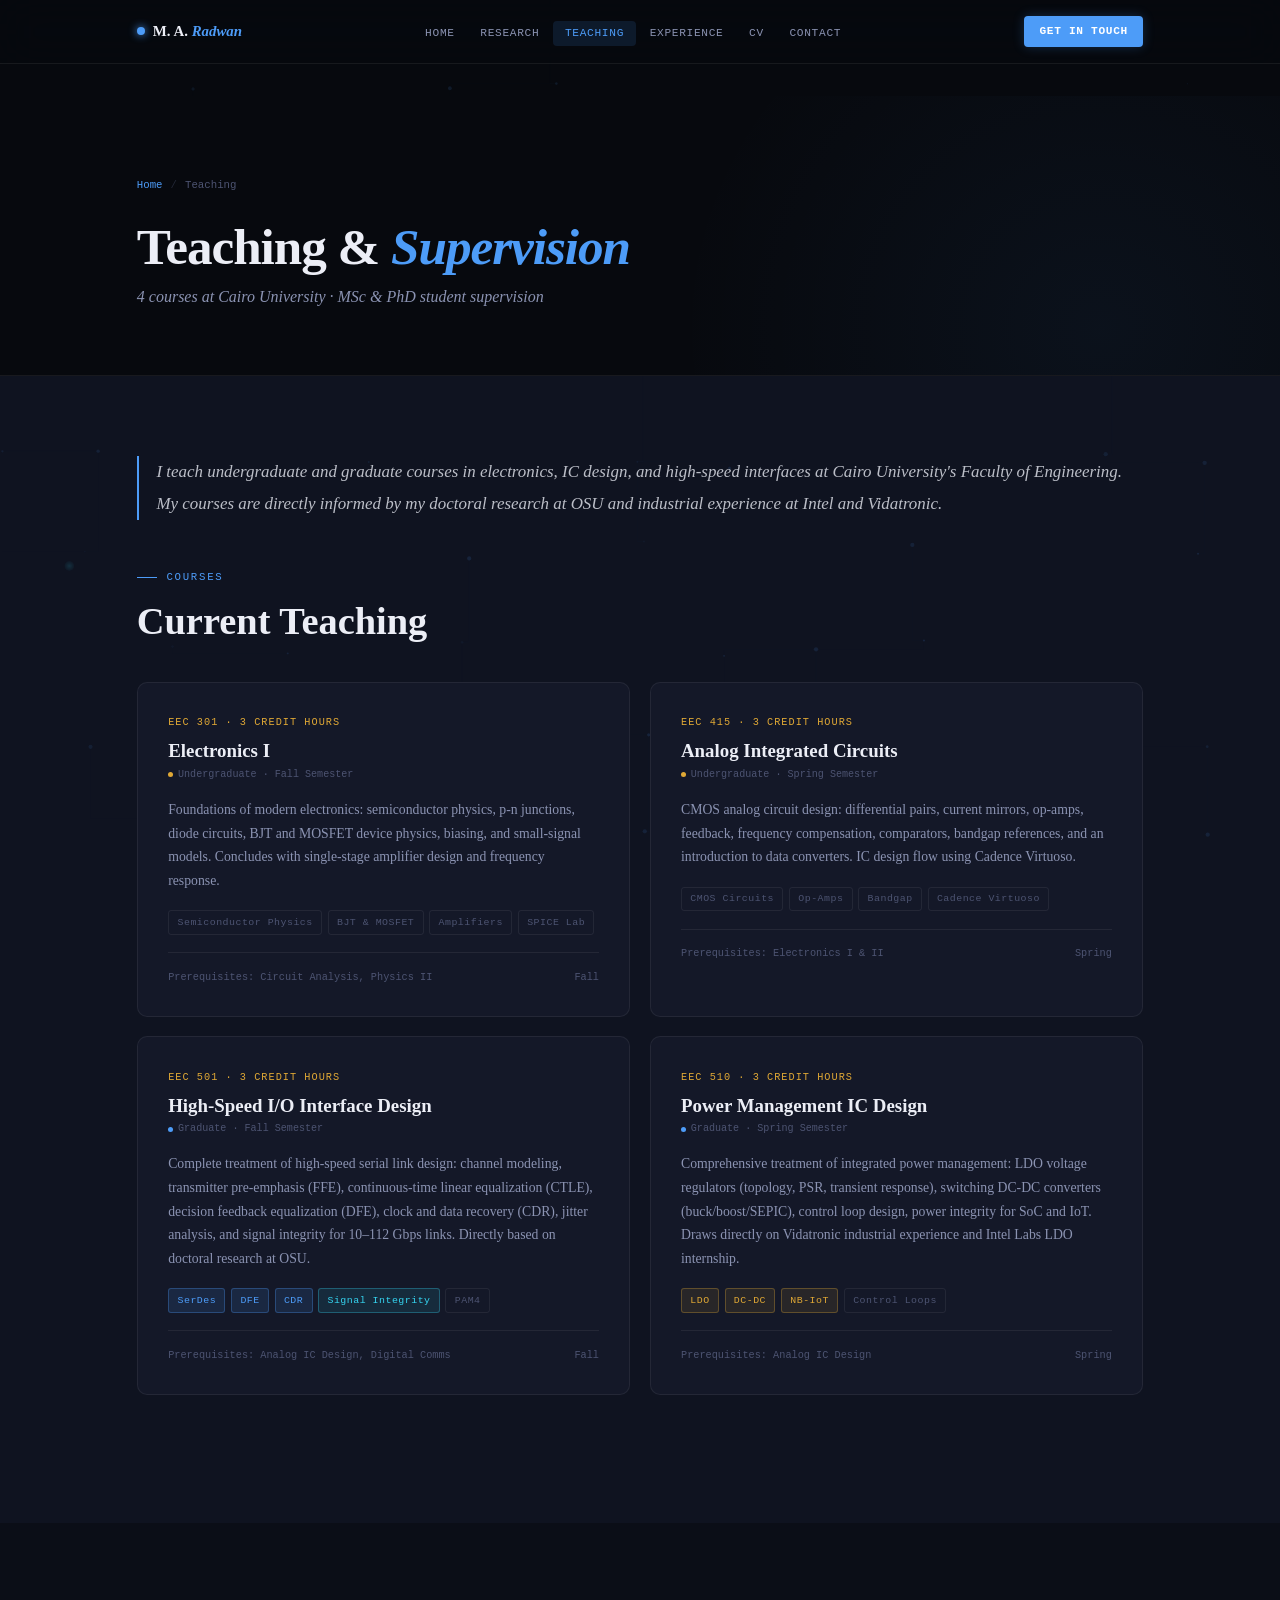
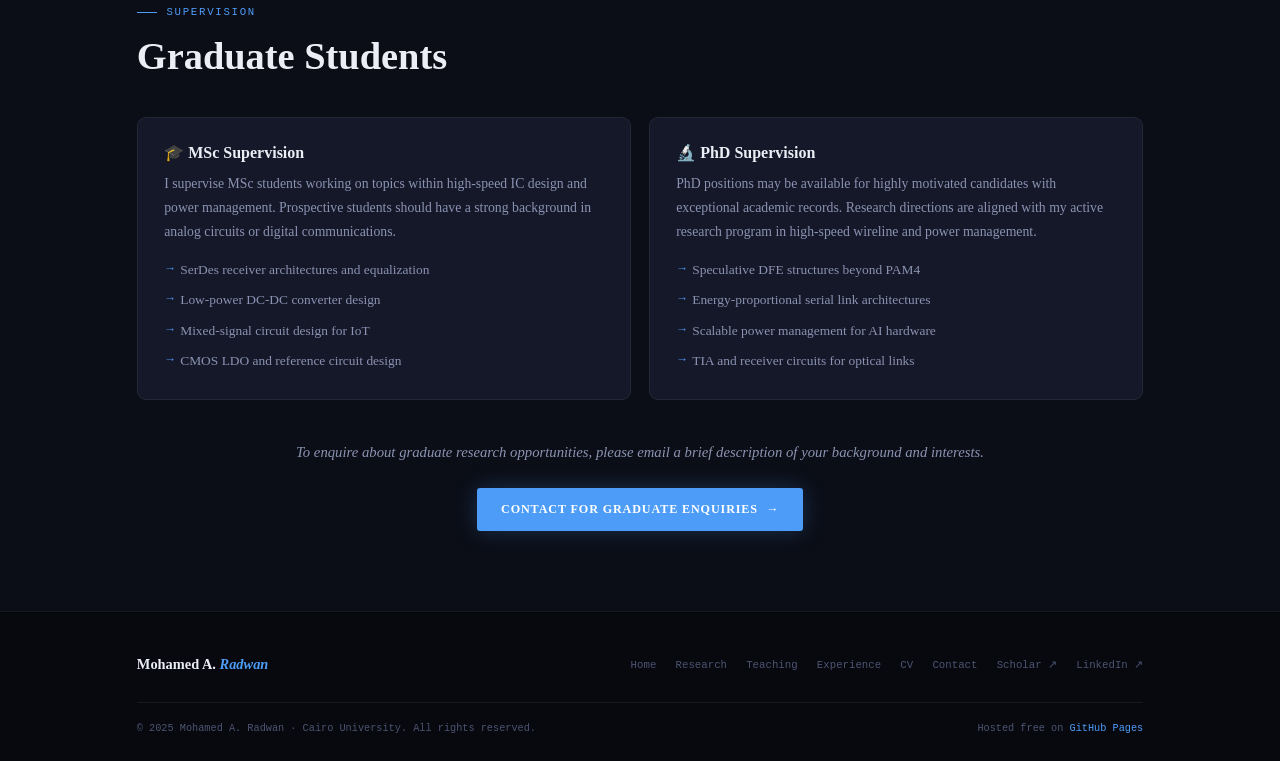
<file: teaching.html>
<!DOCTYPE html>
<html lang="en">
<head>
<meta charset="UTF-8"/>
<meta name="viewport" content="width=device-width,initial-scale=1.0"/>
<meta name="description" content="Mohamed A. Radwan — Assistant Professor, Cairo University. PhD OSU 2024."/>
<title>Teaching & Supervision | Mohamed A. Radwan</title>
<style>
*,*::before,*::after{margin:0;padding:0;box-sizing:border-box}
html{scroll-behavior:smooth}
body{font-family:Georgia,'Times New Roman',serif;background:#07090e;color:#eceef6;line-height:1.76;overflow-x:hidden;font-size:16px}
::selection{background:rgba(77,156,248,.28)}
::-webkit-scrollbar{width:4px}::-webkit-scrollbar-track{background:#07090e}::-webkit-scrollbar-thumb{background:#1a2036;border-radius:2px}::-webkit-scrollbar-thumb:hover{background:#4d9cf8}
a{color:inherit;text-decoration:none}
img{display:block;max-width:100%}

:root{
  --void:#07090e;--deep:#0b0e17;--layer:#0f1320;--surf:#141828;--raise:#1a2036;--lift:#20273f;
  --ink:#eceef6;--ink2:#8b93b2;--ink3:#4d5472;
  --blue:#4d9cf8;--blue-a:rgba(77,156,248,.12);--blue-g:rgba(77,156,248,.24);
  --cyan:#35d4f0;--cyan-a:rgba(53,212,240,.1);
  --gold:#e0a835;--gold-a:rgba(224,168,53,.1);
  --green:#35c98a;--vio:#9d7ae8;--red:#e05858;
  --border:rgba(255,255,255,.065);--border-b:rgba(77,156,248,.22);--border-g:rgba(210,158,50,.25);
  --fd:Georgia,'Times New Roman',serif;--fm:'Courier New',Courier,monospace;
  --nav:64px;--max:1160px;--gx:6%;
  --ease:cubic-bezier(.22,1,.36,1);
}

/* Layout */
.wrap{max-width:var(--max);margin:0 auto;padding:0 var(--gx)}
.page-body{padding-top:calc(var(--nav) + 2rem)}

/* Canvas */
#bgc{position:fixed;inset:0;z-index:0;pointer-events:none;opacity:.2}

/* Typography */
h1,h2,h3,h4{font-family:var(--fd);line-height:1.1}
h2{font-size:clamp(1.8rem,3vw,2.6rem);font-weight:700}
h3{font-size:1.15rem;font-weight:700}
.eyebrow{font-family:var(--fm);font-size:.67rem;letter-spacing:.16em;text-transform:uppercase;color:var(--blue);display:flex;align-items:center;gap:.6rem;margin-bottom:.8rem}
.eyebrow::before{content:'';width:20px;height:1px;background:var(--blue);flex-shrink:0}
.sec-head{margin-bottom:2.5rem}
.sec-sub{font-size:.96rem;color:var(--ink2);margin-top:.45rem;font-style:italic}
.page-intro{font-size:1.06rem;line-height:1.88;color:rgba(236,238,246,.78);border-left:2px solid var(--blue);padding-left:1.1rem;font-style:italic;margin-bottom:3rem}

/* Tags */
.tag{display:inline-flex;align-items:center;font-family:var(--fm);font-size:.62rem;letter-spacing:.05em;padding:.16rem .52rem;border-radius:3px;border:1px solid var(--border);color:var(--ink3)}
.t-b{border-color:rgba(77,156,248,.3);color:var(--blue);background:var(--blue-a)}
.t-c{border-color:rgba(53,212,240,.3);color:var(--cyan);background:var(--cyan-a)}
.t-g{border-color:rgba(224,168,53,.3);color:var(--gold);background:var(--gold-a)}
.t-n{border-color:rgba(53,201,138,.3);color:var(--green);background:rgba(53,201,138,.08)}
.t-v{border-color:rgba(157,122,232,.3);color:var(--vio);background:rgba(157,122,232,.08)}

/* Buttons */
.btn{display:inline-flex;align-items:center;gap:.5rem;font-family:var(--fd);font-size:.76rem;font-weight:700;letter-spacing:.07em;text-transform:uppercase;padding:.68rem 1.5rem;border-radius:3px;cursor:pointer;border:none;transition:all .22s var(--ease)}
.btn .x{display:inline-block;transition:transform .2s}
.btn:hover .x{transform:translateX(3px)}
.btn-blue{background:var(--blue);color:#fff;box-shadow:0 0 22px var(--blue-g)}
.btn-blue:hover{background:#3a8de0;transform:translateY(-1px)}
.btn-out{background:transparent;color:var(--ink);border:1.5px solid var(--border)}
.btn-out:hover{border-color:var(--blue);color:var(--blue)}
.btn-sm{padding:.44rem .95rem;font-size:.7rem}

/* Navigation */
.nav{position:fixed;top:0;left:0;width:100%;height:var(--nav);z-index:1000;background:rgba(7,9,14,.82);backdrop-filter:blur(20px) saturate(160%);border-bottom:1px solid var(--border);transition:background .3s,box-shadow .3s}
.nav.scrolled{background:rgba(7,9,14,.97);box-shadow:0 4px 40px rgba(0,0,0,.5)}
.nav-inner{height:100%;display:flex;align-items:center;justify-content:space-between;max-width:var(--max);margin:0 auto;padding:0 var(--gx);gap:1rem}
.brand{display:flex;align-items:center;gap:.5rem;font-family:var(--fd);font-size:.93rem;font-weight:700;flex-shrink:0}
.brand-dot{width:8px;height:8px;border-radius:50%;background:var(--blue);box-shadow:0 0 8px var(--blue);animation:blink 2.8s ease-in-out infinite}
@keyframes blink{0%,100%{opacity:1;box-shadow:0 0 8px var(--blue)}50%{opacity:.4;box-shadow:0 0 18px var(--cyan)}}
.brand em{color:var(--blue);font-style:italic}
.nav-links{display:flex;align-items:center;list-style:none;gap:.1rem}
.nav-link{padding:.38rem .75rem;border-radius:4px;font-family:var(--fm);font-size:.7rem;letter-spacing:.06em;text-transform:uppercase;color:var(--ink2);transition:color .18s,background .18s;white-space:nowrap}
.nav-link:hover,.nav-link.active{color:var(--blue);background:var(--blue-a)}
.nav-end{display:flex;align-items:center;gap:.6rem;flex-shrink:0}
.nav-cta{font-family:var(--fm);font-size:.7rem;font-weight:700;letter-spacing:.06em;text-transform:uppercase;padding:.38rem .95rem;border-radius:4px;background:var(--blue);color:#fff;box-shadow:0 0 12px var(--blue-g);transition:background .2s,transform .2s}
.nav-cta:hover{background:#3a8de0;transform:translateY(-1px)}
.ham{display:none;flex-direction:column;gap:5px;cursor:pointer;padding:7px;background:none;border:none}
.ham span{display:block;width:22px;height:1.5px;background:var(--ink);border-radius:1px;transition:all .28s var(--ease)}
.ham.open span:nth-child(1){transform:rotate(45deg) translate(4.5px,4.5px)}
.ham.open span:nth-child(2){opacity:0;transform:scaleX(0)}
.ham.open span:nth-child(3){transform:rotate(-45deg) translate(4.5px,-4.5px)}
.mob-nav{position:fixed;inset:0;top:var(--nav);background:rgba(7,9,14,.98);backdrop-filter:blur(20px);z-index:999;padding:2.2rem var(--gx);transform:translateX(100%);transition:transform .38s var(--ease);overflow-y:auto}
.mob-nav.open{transform:translateX(0)}
.mob-link{display:block;font-family:var(--fd);font-size:1.4rem;font-weight:700;color:var(--ink);padding:.75rem 0;border-bottom:1px solid var(--border);transition:color .18s}
.mob-link:hover,.mob-link.active{color:var(--blue)}

/* Page header (for sub-pages) */
.page-header{background:var(--void);padding:5rem 0 4rem;border-bottom:1px solid var(--border);position:relative;overflow:hidden}
.page-header::before{content:'';position:absolute;right:-10%;top:-20%;width:60vw;height:80vh;background:radial-gradient(ellipse at 60% 40%,rgba(77,156,248,.06),transparent 65%);pointer-events:none}
.page-header h1{font-size:clamp(2.2rem,4vw,3.8rem);font-weight:800;letter-spacing:-.02em;margin-bottom:.5rem}
.page-header h1 em{color:var(--blue);font-style:italic}
.page-header .sub{font-size:1rem;color:var(--ink2);font-style:italic;margin-top:.5rem}
.breadcrumb{display:flex;align-items:center;gap:.5rem;font-family:var(--fm);font-size:.67rem;color:var(--ink3);margin-bottom:1.5rem}
.breadcrumb a{color:var(--blue);transition:opacity .18s}
.breadcrumb a:hover{opacity:.75}
.breadcrumb .sep{opacity:.4}

/* Footer */
footer{background:var(--void);border-top:1px solid var(--border);padding:2.5rem 0 1.5rem;position:relative;z-index:1}
.footer-inner{max-width:var(--max);margin:0 auto;padding:0 var(--gx);display:flex;justify-content:space-between;align-items:center;flex-wrap:wrap;gap:1rem}
.footer-brand{font-family:var(--fd);font-size:.9rem;font-weight:700}
.footer-brand em{color:var(--blue);font-style:italic}
.footer-links{display:flex;gap:1.2rem;flex-wrap:wrap}
.footer-links a{font-family:var(--fm);font-size:.67rem;color:var(--ink3);transition:color .18s}
.footer-links a:hover{color:var(--blue)}
.footer-copy{width:100%;font-family:var(--fm);font-size:.64rem;color:var(--ink3);border-top:1px solid var(--border);padding-top:1rem;margin-top:.5rem;display:flex;justify-content:space-between;flex-wrap:wrap;gap:.5rem}
.footer-copy a{color:var(--blue)}

/* Shared card styles */
.card{background:var(--surf);border:1px solid var(--border);border-radius:9px;transition:border-color .22s,transform .22s}
.card:hover{border-color:var(--border-b)}

/* Animations */
@keyframes fadeUp{from{opacity:0;transform:translateY(20px)}to{opacity:1;transform:none}}
.rv{animation:fadeUp .65s var(--ease) both}
.d1{animation-delay:.08s}.d2{animation-delay:.16s}.d3{animation-delay:.24s}.d4{animation-delay:.32s}.d5{animation-delay:.4s}

/* Back to top */
.btt{position:fixed;bottom:1.8rem;right:1.8rem;width:40px;height:40px;border-radius:50%;background:var(--blue);color:#fff;border:none;font-size:1rem;cursor:pointer;z-index:500;display:flex;align-items:center;justify-content:center;box-shadow:0 4px 18px var(--blue-g);opacity:0;transform:translateY(8px);transition:opacity .3s,transform .3s;pointer-events:none}
.btt.show{opacity:1;transform:none;pointer-events:all}
.btt:hover{background:#3a8de0;transform:translateY(-2px)!important}

@media(max-width:768px){
  .nav-links,.nav-end{display:none}
  .ham{display:flex}
  h2{font-size:1.75rem}
}

.courses-grid{display:grid;grid-template-columns:repeat(2,1fr);gap:1.2rem;margin-bottom:3rem}
.cc{background:var(--surf);border:1px solid var(--border);border-radius:10px;padding:1.9rem;position:relative;overflow:hidden;transition:border-color .25s,transform .28s}
.cc::after{content:'';position:absolute;top:0;left:0;right:0;height:3px;background:linear-gradient(90deg,var(--blue),var(--cyan));transform:scaleX(0);transform-origin:left;transition:transform .38s var(--ease)}
.cc:hover{border-color:var(--border-b);transform:translateY(-4px)}
.cc:hover::after{transform:scaleX(1)}
.cc-code{font-family:var(--fm);font-size:.64rem;letter-spacing:.1em;color:var(--gold);margin-bottom:.5rem}
.cc-name{font-family:var(--fd);font-size:1.18rem;font-weight:700;margin-bottom:.18rem;line-height:1.25}
.cc-level{font-family:var(--fm);font-size:.63rem;color:var(--ink3);margin-bottom:.9rem;display:flex;align-items:center;gap:.3rem}
.cc-lv-dot{width:5px;height:5px;border-radius:50%;display:inline-block}
.cc-desc{font-size:.86rem;color:var(--ink2);line-height:1.72;margin-bottom:1.1rem}
.cc-topics{display:flex;flex-wrap:wrap;gap:.35rem;margin-bottom:1.1rem}
.cc-foot{display:flex;justify-content:space-between;padding-top:.9rem;border-top:1px solid var(--border);font-family:var(--fm);font-size:.64rem;color:var(--ink3)}

.sup-grid{display:grid;grid-template-columns:1fr 1fr;gap:1.1rem;margin-bottom:2.5rem}
.sup-card{background:var(--surf);border:1px solid var(--border);border-radius:9px;padding:1.65rem;transition:border-color .22s}
.sup-card:hover{border-color:var(--border-b)}
.sup-card h3{font-family:var(--fd);font-size:1rem;font-weight:700;margin-bottom:.65rem}
.sup-card p{font-size:.86rem;color:var(--ink2);line-height:1.72;margin-bottom:.9rem}
.sup-card ul{list-style:none;display:flex;flex-direction:column;gap:.42rem}
.sup-card li{font-size:.84rem;color:var(--ink2);padding-left:1rem;position:relative}
.sup-card li::before{content:'→';position:absolute;left:0;color:var(--blue);font-size:.75rem}

@media(max-width:768px){.courses-grid{grid-template-columns:1fr}.sup-grid{grid-template-columns:1fr}}
</style>
</head>
<body>
<canvas id="bgc" aria-hidden="true"></canvas>

<nav class="nav" id="mainNav">
  <div class="nav-inner">
    <a href="index.html" class="brand"><span class="brand-dot"></span><span>M. A. <em>Radwan</em></span></a>
    <ul class="nav-links">
      <li><a class="nav-link " href="index.html">Home</a></li>
      <li><a class="nav-link " href="research.html">Research</a></li>
      <li><a class="nav-link active" href="teaching.html">Teaching</a></li>
      <li><a class="nav-link " href="experience.html">Experience</a></li>
      <li><a class="nav-link " href="cv.html">CV</a></li>
      <li><a class="nav-link " href="contact.html">Contact</a></li>
    </ul>
    <div class="nav-end">
      <a href="contact.html" class="nav-cta">Get in Touch</a>
    </div>
    <button class="ham" id="hamBtn" aria-label="Menu"><span></span><span></span><span></span></button>
  </div>
</nav>
<div class="mob-nav" id="mobNav">
  <a class="mob-link " href="index.html">Home</a>
  <a class="mob-link " href="research.html">Research</a>
  <a class="mob-link active" href="teaching.html">Teaching</a>
  <a class="mob-link " href="experience.html">Experience</a>
  <a class="mob-link " href="cv.html">CV</a>
  <a class="mob-link " href="contact.html">Contact</a>
</div>

<div class="page-body">
<div class="page-header">
  <div class="wrap">
    <div class="breadcrumb rv"><a href="index.html">Home</a><span class="sep">/</span><span>Teaching</span></div>
    <h1 class="rv d1">Teaching &amp; <em>Supervision</em></h1>
    <p class="sub rv d2">4 courses at Cairo University · MSc &amp; PhD student supervision</p>
  </div>
</div>

<section style="background:var(--layer);padding:5rem 0">
  <div class="wrap">
    <p class="page-intro rv">I teach undergraduate and graduate courses in electronics, IC design, and high-speed interfaces at Cairo University's Faculty of Engineering. My courses are directly informed by my doctoral research at OSU and industrial experience at Intel and Vidatronic.</p>
    <div class="sec-head rv"><div class="eyebrow">Courses</div><h2>Current <strong>Teaching</strong></h2></div>
    <div class="courses-grid">
      <div class="cc rv">
        <div class="cc-code">EEC 301 · 3 CREDIT HOURS</div>
        <div class="cc-name">Electronics I</div>
        <div class="cc-level"><span class="cc-lv-dot" style="background:var(--gold)"></span>Undergraduate · Fall Semester</div>
        <p class="cc-desc">Foundations of modern electronics: semiconductor physics, p-n junctions, diode circuits, BJT and MOSFET device physics, biasing, and small-signal models. Concludes with single-stage amplifier design and frequency response.</p>
        <div class="cc-topics"><span class="tag">Semiconductor Physics</span><span class="tag">BJT &amp; MOSFET</span><span class="tag">Amplifiers</span><span class="tag">SPICE Lab</span></div>
        <div class="cc-foot"><span>Prerequisites: Circuit Analysis, Physics II</span><span>Fall</span></div>
      </div>
      <div class="cc rv d1">
        <div class="cc-code">EEC 415 · 3 CREDIT HOURS</div>
        <div class="cc-name">Analog Integrated Circuits</div>
        <div class="cc-level"><span class="cc-lv-dot" style="background:var(--gold)"></span>Undergraduate · Spring Semester</div>
        <p class="cc-desc">CMOS analog circuit design: differential pairs, current mirrors, op-amps, feedback, frequency compensation, comparators, bandgap references, and an introduction to data converters. IC design flow using Cadence Virtuoso.</p>
        <div class="cc-topics"><span class="tag">CMOS Circuits</span><span class="tag">Op-Amps</span><span class="tag">Bandgap</span><span class="tag">Cadence Virtuoso</span></div>
        <div class="cc-foot"><span>Prerequisites: Electronics I &amp; II</span><span>Spring</span></div>
      </div>
      <div class="cc rv d2">
        <div class="cc-code">EEC 501 · 3 CREDIT HOURS</div>
        <div class="cc-name">High-Speed I/O Interface Design</div>
        <div class="cc-level"><span class="cc-lv-dot" style="background:var(--blue)"></span>Graduate · Fall Semester</div>
        <p class="cc-desc">Complete treatment of high-speed serial link design: channel modeling, transmitter pre-emphasis (FFE), continuous-time linear equalization (CTLE), decision feedback equalization (DFE), clock and data recovery (CDR), jitter analysis, and signal integrity for 10–112 Gbps links. Directly based on doctoral research at OSU.</p>
        <div class="cc-topics"><span class="tag t-b">SerDes</span><span class="tag t-b">DFE</span><span class="tag t-b">CDR</span><span class="tag t-c">Signal Integrity</span><span class="tag">PAM4</span></div>
        <div class="cc-foot"><span>Prerequisites: Analog IC Design, Digital Comms</span><span>Fall</span></div>
      </div>
      <div class="cc rv d3">
        <div class="cc-code">EEC 510 · 3 CREDIT HOURS</div>
        <div class="cc-name">Power Management IC Design</div>
        <div class="cc-level"><span class="cc-lv-dot" style="background:var(--blue)"></span>Graduate · Spring Semester</div>
        <p class="cc-desc">Comprehensive treatment of integrated power management: LDO voltage regulators (topology, PSR, transient response), switching DC-DC converters (buck/boost/SEPIC), control loop design, power integrity for SoC and IoT. Draws directly on Vidatronic industrial experience and Intel Labs LDO internship.</p>
        <div class="cc-topics"><span class="tag t-g">LDO</span><span class="tag t-g">DC-DC</span><span class="tag t-g">NB-IoT</span><span class="tag">Control Loops</span></div>
        <div class="cc-foot"><span>Prerequisites: Analog IC Design</span><span>Spring</span></div>
      </div>
    </div>
  </div>
</section>

<section style="background:var(--deep);padding:5rem 0">
  <div class="wrap">
    <div class="sec-head rv"><div class="eyebrow">Supervision</div><h2>Graduate <strong>Students</strong></h2></div>
    <div class="sup-grid">
      <div class="sup-card rv">
        <h3>🎓 MSc Supervision</h3>
        <p>I supervise MSc students working on topics within high-speed IC design and power management. Prospective students should have a strong background in analog circuits or digital communications.</p>
        <ul>
          <li>SerDes receiver architectures and equalization</li>
          <li>Low-power DC-DC converter design</li>
          <li>Mixed-signal circuit design for IoT</li>
          <li>CMOS LDO and reference circuit design</li>
        </ul>
      </div>
      <div class="sup-card rv d1">
        <h3>🔬 PhD Supervision</h3>
        <p>PhD positions may be available for highly motivated candidates with exceptional academic records. Research directions are aligned with my active research program in high-speed wireline and power management.</p>
        <ul>
          <li>Speculative DFE structures beyond PAM4</li>
          <li>Energy-proportional serial link architectures</li>
          <li>Scalable power management for AI hardware</li>
          <li>TIA and receiver circuits for optical links</li>
        </ul>
      </div>
    </div>
    <div style="text-align:center" class="rv">
      <p style="font-size:.92rem;color:var(--ink2);margin-bottom:1.4rem;font-style:italic">To enquire about graduate research opportunities, please email a brief description of your background and interests.</p>
      <a href="contact.html" class="btn btn-blue">Contact for Graduate Enquiries <span class="x">→</span></a>
    </div>
  </div>
</section>
</div>


<footer>
  <div class="footer-inner">
    <div class="footer-brand">Mohamed A. <em>Radwan</em></div>
    <div class="footer-links">
      <a href="index.html">Home</a>
      <a href="research.html">Research</a>
      <a href="teaching.html">Teaching</a>
      <a href="experience.html">Experience</a>
      <a href="cv.html">CV</a>
      <a href="contact.html">Contact</a>
      <a href="https://scholar.google.com/citations?user=4_8PPb0AAAAJ&hl=en" target="_blank">Scholar ↗</a>
      <a href="https://www.linkedin.com/in/mohamed-a-radwan-8b4334270" target="_blank">LinkedIn ↗</a>
    </div>
    <div class="footer-copy">
      <span>© 2025 Mohamed A. Radwan · Cairo University. All rights reserved.</span>
      <span>Hosted free on <a href="https://pages.github.com" target="_blank">GitHub Pages</a></span>
    </div>
  </div>
</footer>
<button class="btt" id="btt" onclick="window.scrollTo({top:0,behavior:'smooth'})">↑</button>
<script>
(function(){
  /* Canvas */
  var cv=document.getElementById('bgc');
  if(cv){
    var ctx=cv.getContext('2d'),W,H,nodes=[],edges=[];
    function resize(){W=cv.width=window.innerWidth;H=cv.height=window.innerHeight;build()}
    function build(){
      nodes=[];edges=[];
      var c=Math.floor(W/92)+1,r=Math.floor(H/92)+1;
      for(var i=0;i<c;i++)for(var j=0;j<r;j++)
        if(Math.random()>.54)nodes.push({x:i*92+(Math.random()-.5)*24,y:j*92+(Math.random()-.5)*24,r:Math.random()*1.6+.6,ph:Math.random()*6.28,sp:.01+Math.random()*.014});
      for(var a=0;a<nodes.length;a++){
        var nr=[];
        for(var b=0;b<nodes.length;b++){if(a===b)continue;var d=Math.hypot(nodes[b].x-nodes[a].x,nodes[b].y-nodes[a].y);if(d<150)nr.push({j:b,d:d})}
        nr.sort(function(x,y){return x.d-y.d}).slice(0,2).forEach(function(n){
          var k=[a,n.j].sort().join('-');if(!edges.find(function(e){return e.k===k}))edges.push({k:k,a:a,b:n.j});
        });
      }
    }
    var t=0;
    function draw(){
      ctx.clearRect(0,0,W,H);t+=.007;
      edges.forEach(function(e){var na=nodes[e.a],nb=nodes[e.b];if(!na||!nb)return;var d=Math.hypot(nb.x-na.x,nb.y-na.y),al=Math.max(0,(150-d)/150)*.3;ctx.beginPath();ctx.moveTo(na.x,na.y);ctx.lineTo(na.x,nb.y);ctx.lineTo(nb.x,nb.y);ctx.strokeStyle='rgba(77,156,248,'+al+')';ctx.lineWidth=.5;ctx.stroke()});
      nodes.forEach(function(n){n.ph+=n.sp;var g=.5+.5*Math.sin(n.ph);ctx.beginPath();ctx.arc(n.x,n.y,n.r,0,6.28);ctx.fillStyle='rgba(77,156,248,'+(0.18+g*.45)+')';ctx.fill()});
      if(edges.length){var ei=Math.floor(t*.4*13)%edges.length,e=edges[ei];if(e){var na=nodes[e.a],nb=nodes[e.b];if(na&&nb){var p=(t*.4*13)%1,px=na.x+(nb.x-na.x)*p,py=na.y+(nb.y-na.y)*p,gr=ctx.createRadialGradient(px,py,0,px,py,6);gr.addColorStop(0,'rgba(53,212,240,.75)');gr.addColorStop(1,'rgba(53,212,240,0)');ctx.beginPath();ctx.arc(px,py,5,0,6.28);ctx.fillStyle=gr;ctx.fill()}}}
      requestAnimationFrame(draw);
    }
    window.addEventListener('resize',resize,{passive:true});resize();draw();
  }

  /* Nav */
  var nav=document.getElementById('mainNav');
  if(nav){window.addEventListener('scroll',function(){nav.classList.toggle('scrolled',scrollY>50)},{passive:true});}

  /* Hamburger */
  var ham=document.getElementById('hamBtn'),mob=document.getElementById('mobNav');
  if(ham&&mob){
    ham.addEventListener('click',function(){var op=ham.classList.toggle('open');mob.classList.toggle('open',op);document.body.style.overflow=op?'hidden':''});
    mob.querySelectorAll('a').forEach(function(a){a.addEventListener('click',function(){ham.classList.remove('open');mob.classList.remove('open');document.body.style.overflow=''})});
  }

  /* Counters */
  document.querySelectorAll('[data-count]').forEach(function(el){
    var ob=new IntersectionObserver(function(en){
      if(!en[0].isIntersecting)return;
      var tgt=parseInt(el.dataset.count),suf=el.dataset.suf||'',v=0,step=Math.max(1,Math.ceil(tgt/40));
      var iv=setInterval(function(){v=Math.min(v+step,tgt);el.textContent=v+suf;if(v>=tgt)clearInterval(iv)},28);
      ob.disconnect();
    },{threshold:.6});
    ob.observe(el);
  });

  /* Back to top */
  var btt=document.getElementById('btt');
  if(btt){window.addEventListener('scroll',function(){btt.classList.toggle('show',scrollY>400)},{passive:true});}

  /* Smooth scroll */
  document.querySelectorAll('a[href^="#"]').forEach(function(a){
    a.addEventListener('click',function(e){
      var id=a.getAttribute('href').slice(1),tgt=document.getElementById(id);
      if(!tgt)return;e.preventDefault();
      window.scrollTo({top:tgt.offsetTop-(parseInt(getComputedStyle(document.documentElement).getPropertyValue('--nav'))||64)+8,behavior:'smooth'});
    });
  });

  /* Contact form */
  var frm=document.getElementById('cform'),sbtn=document.getElementById('sendBtn');
  if(frm)frm.addEventListener('submit',function(e){e.preventDefault();var o=sbtn.innerHTML;sbtn.innerHTML='Sent ✓';sbtn.style.background='#2a9e6a';sbtn.disabled=true;setTimeout(function(){sbtn.innerHTML=o;sbtn.style.background='';sbtn.disabled=false;frm.reset()},4000)});
})();
</script>
</body>
</html>
</file>
